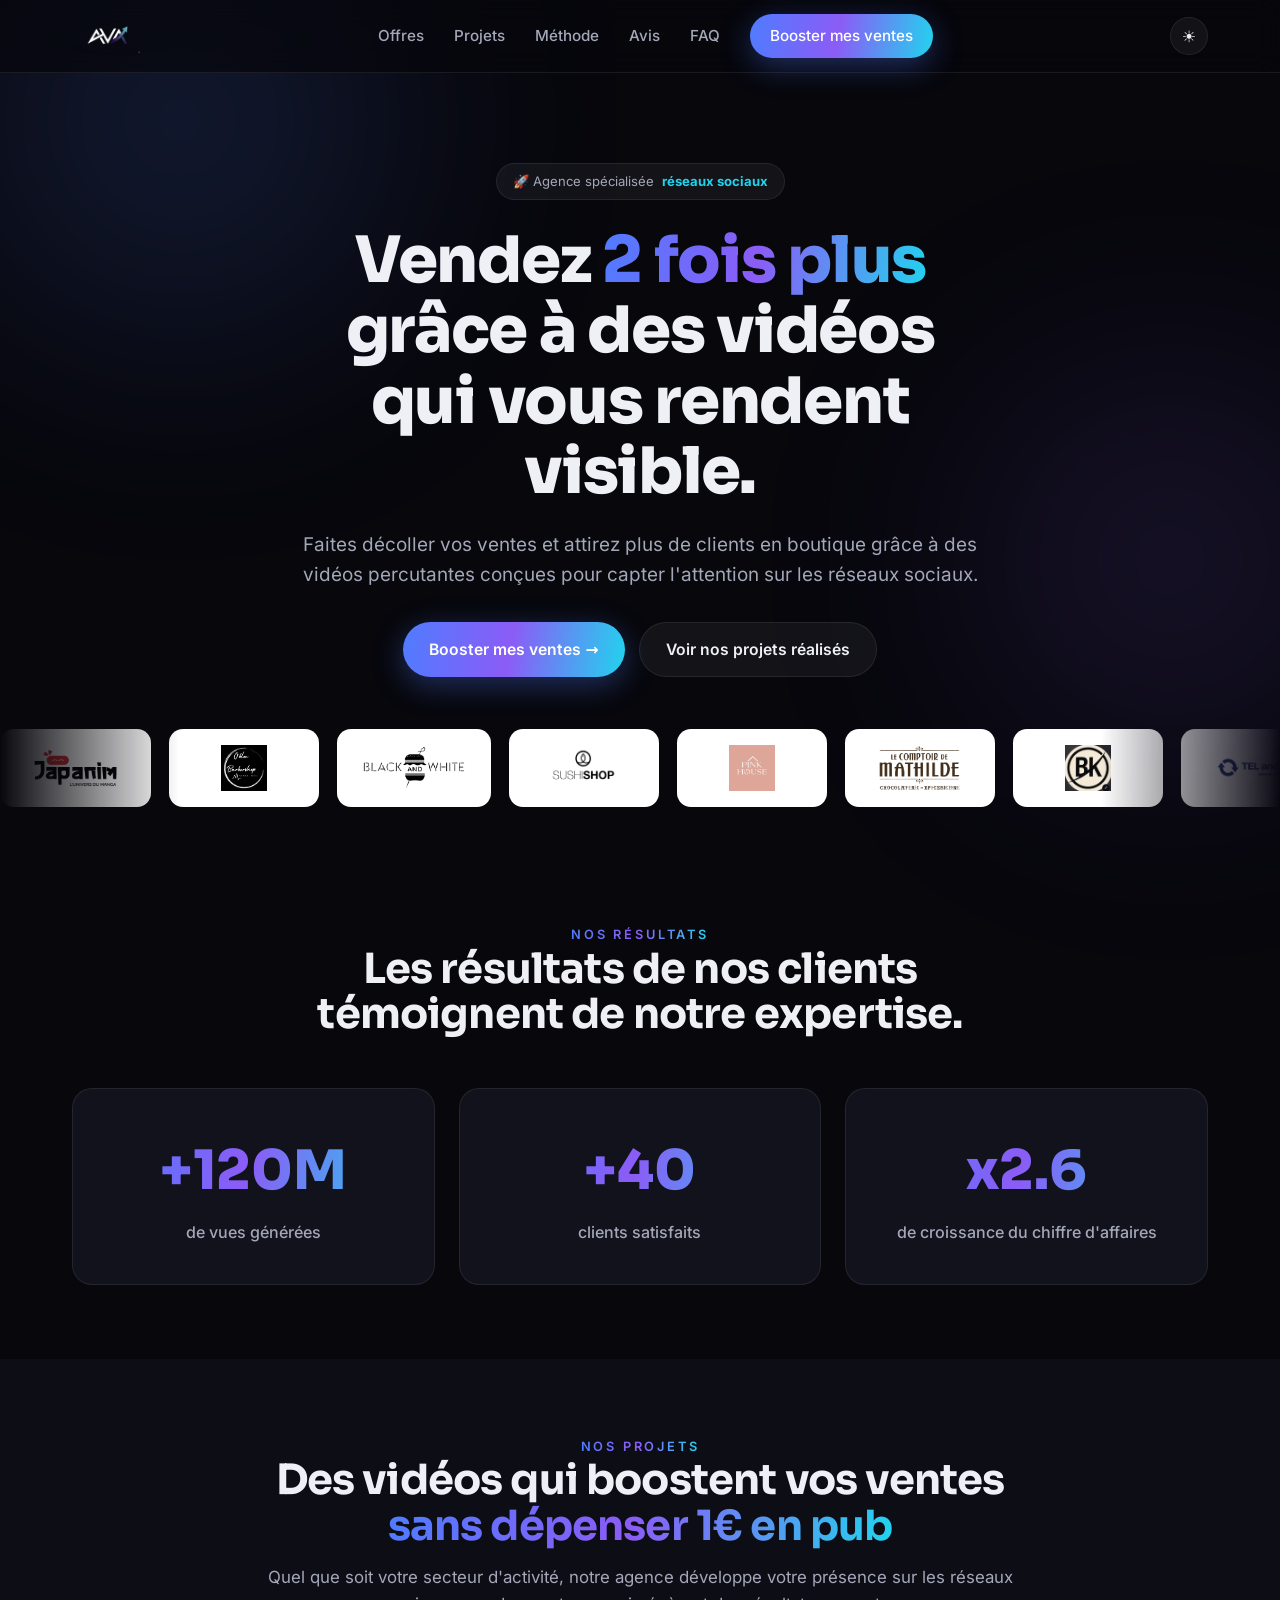
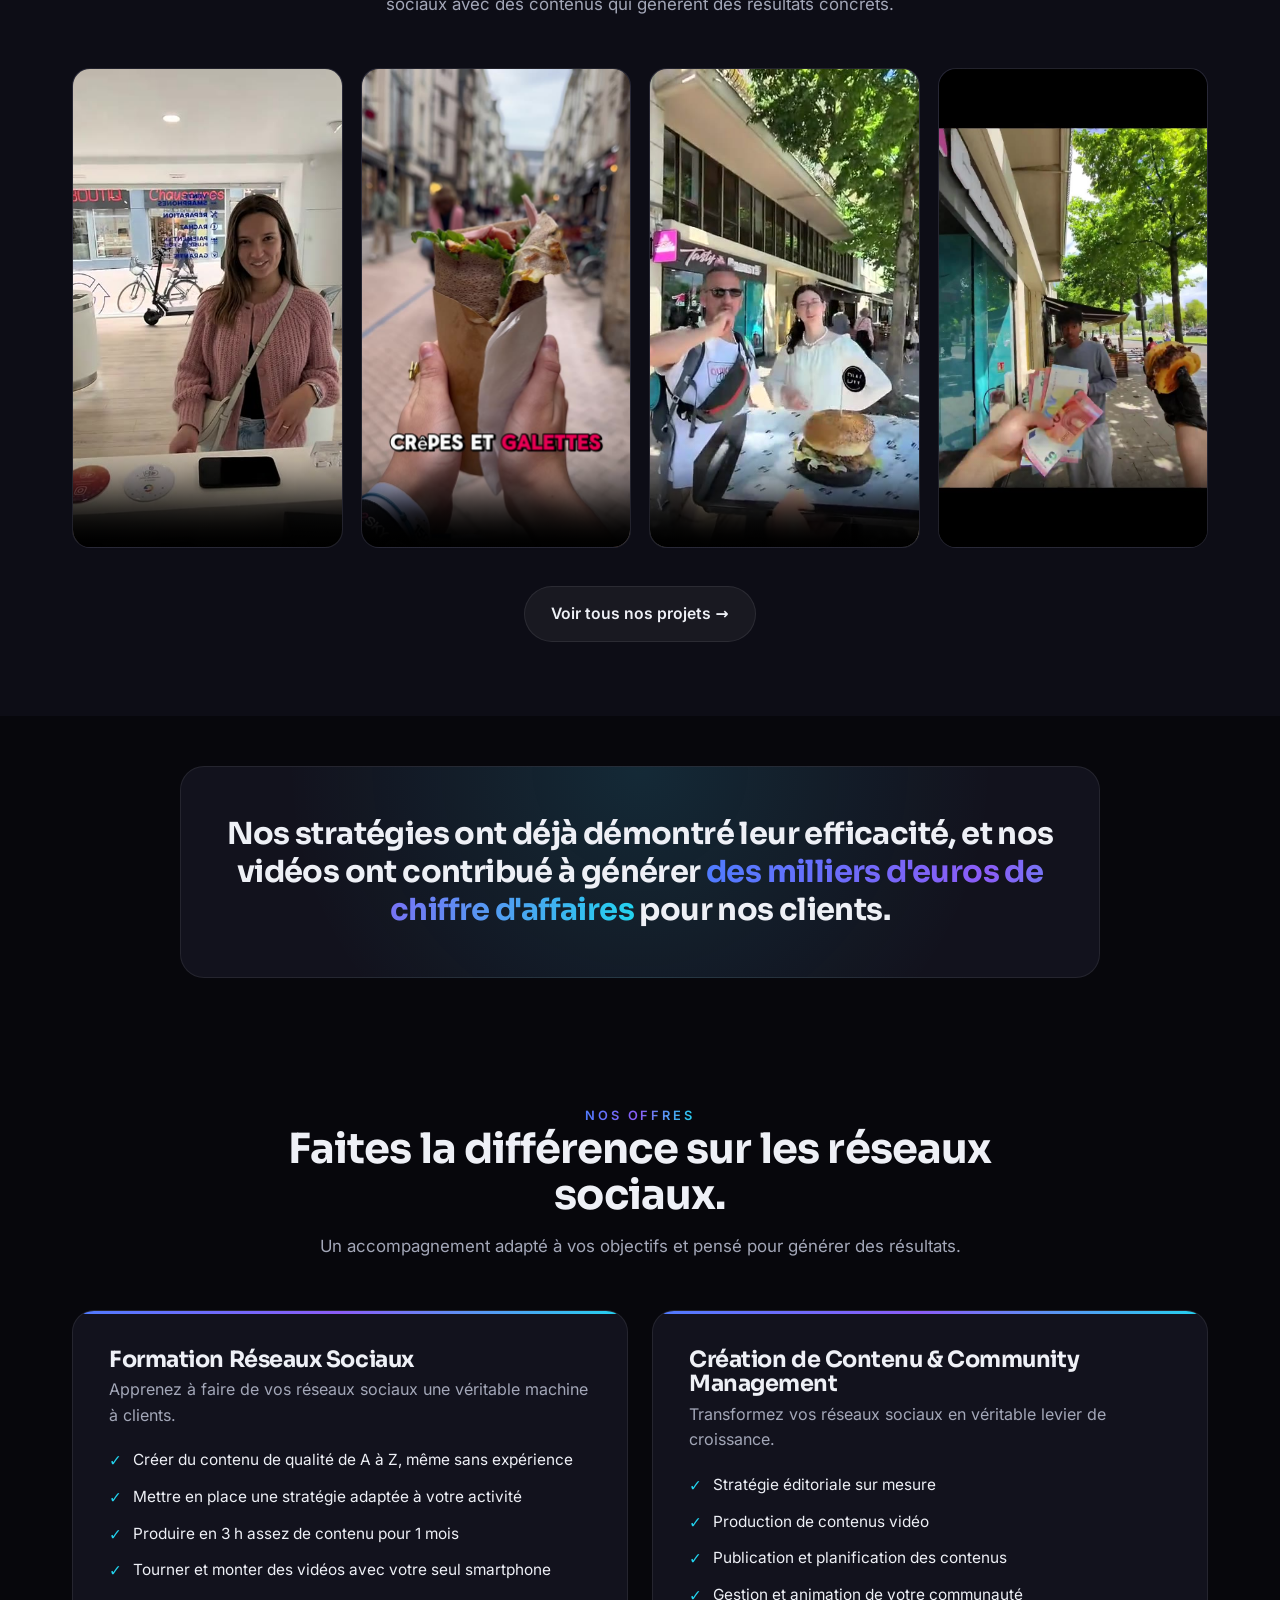
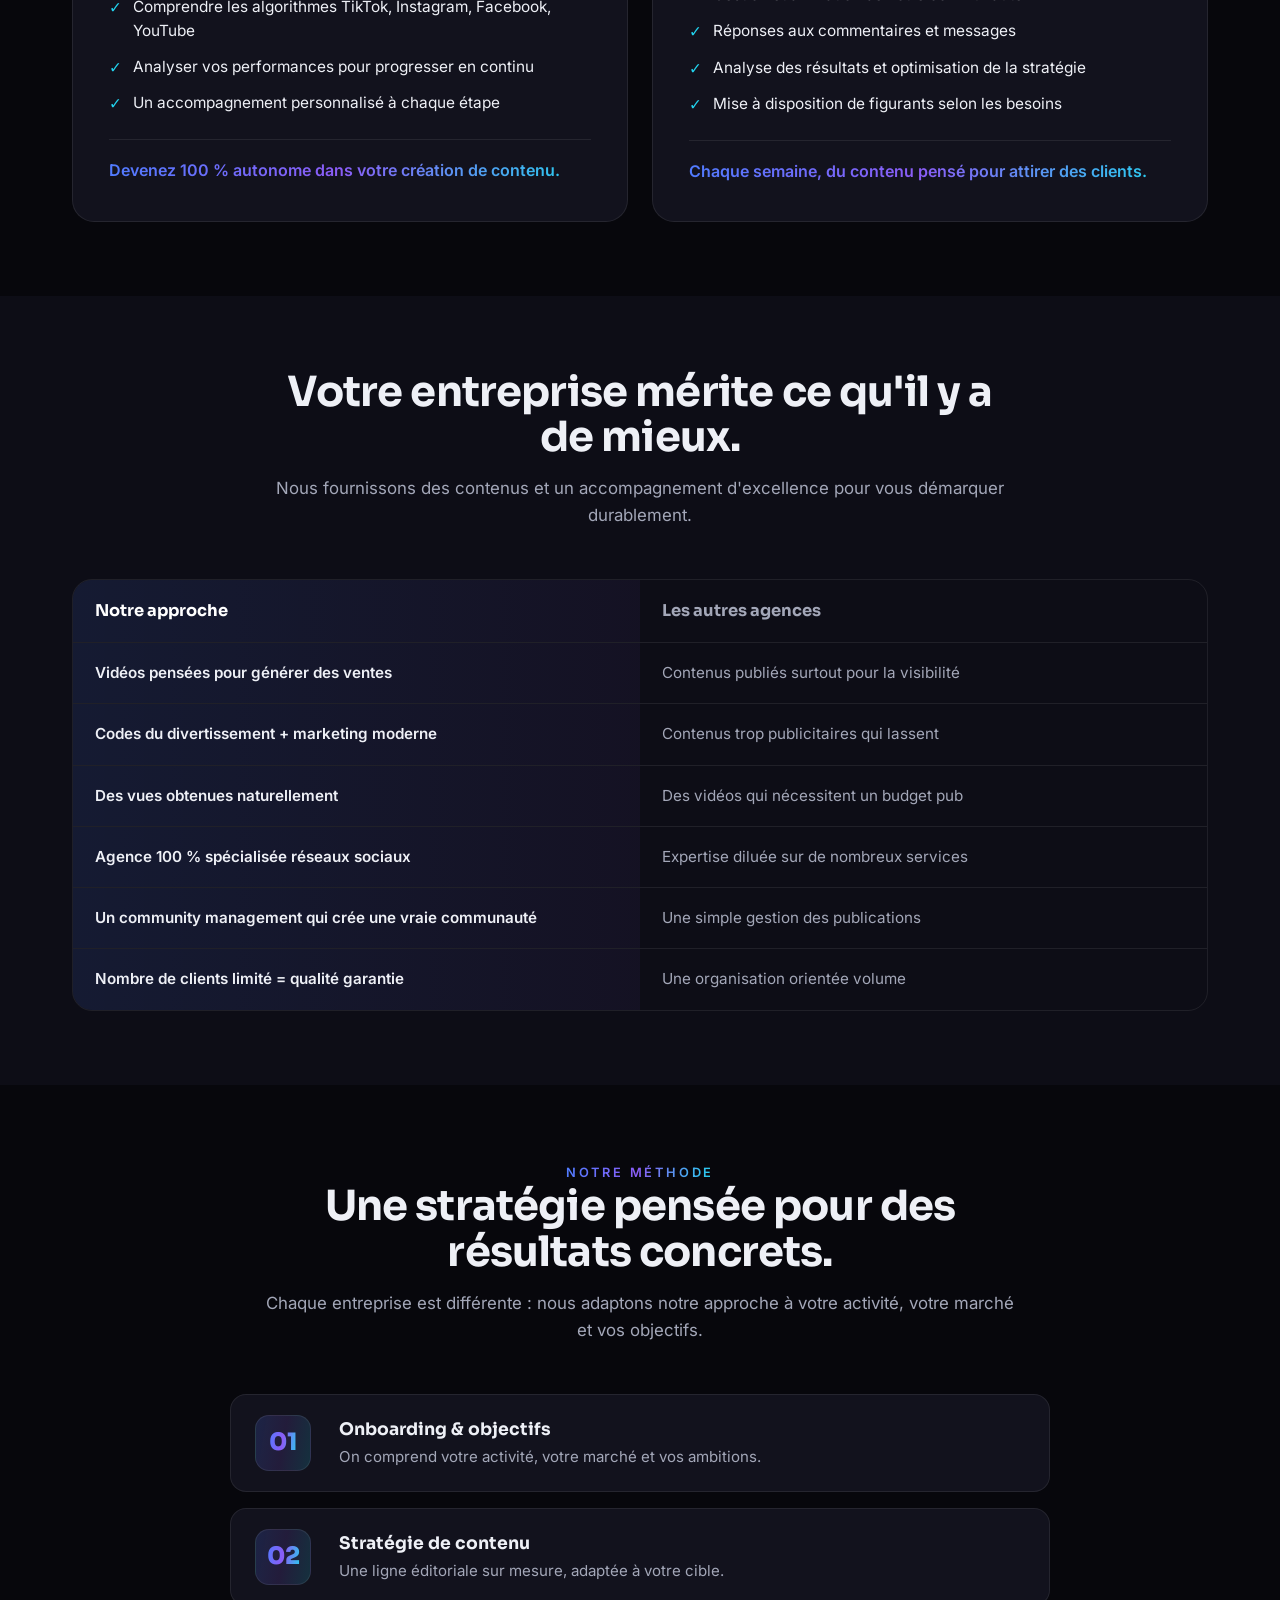
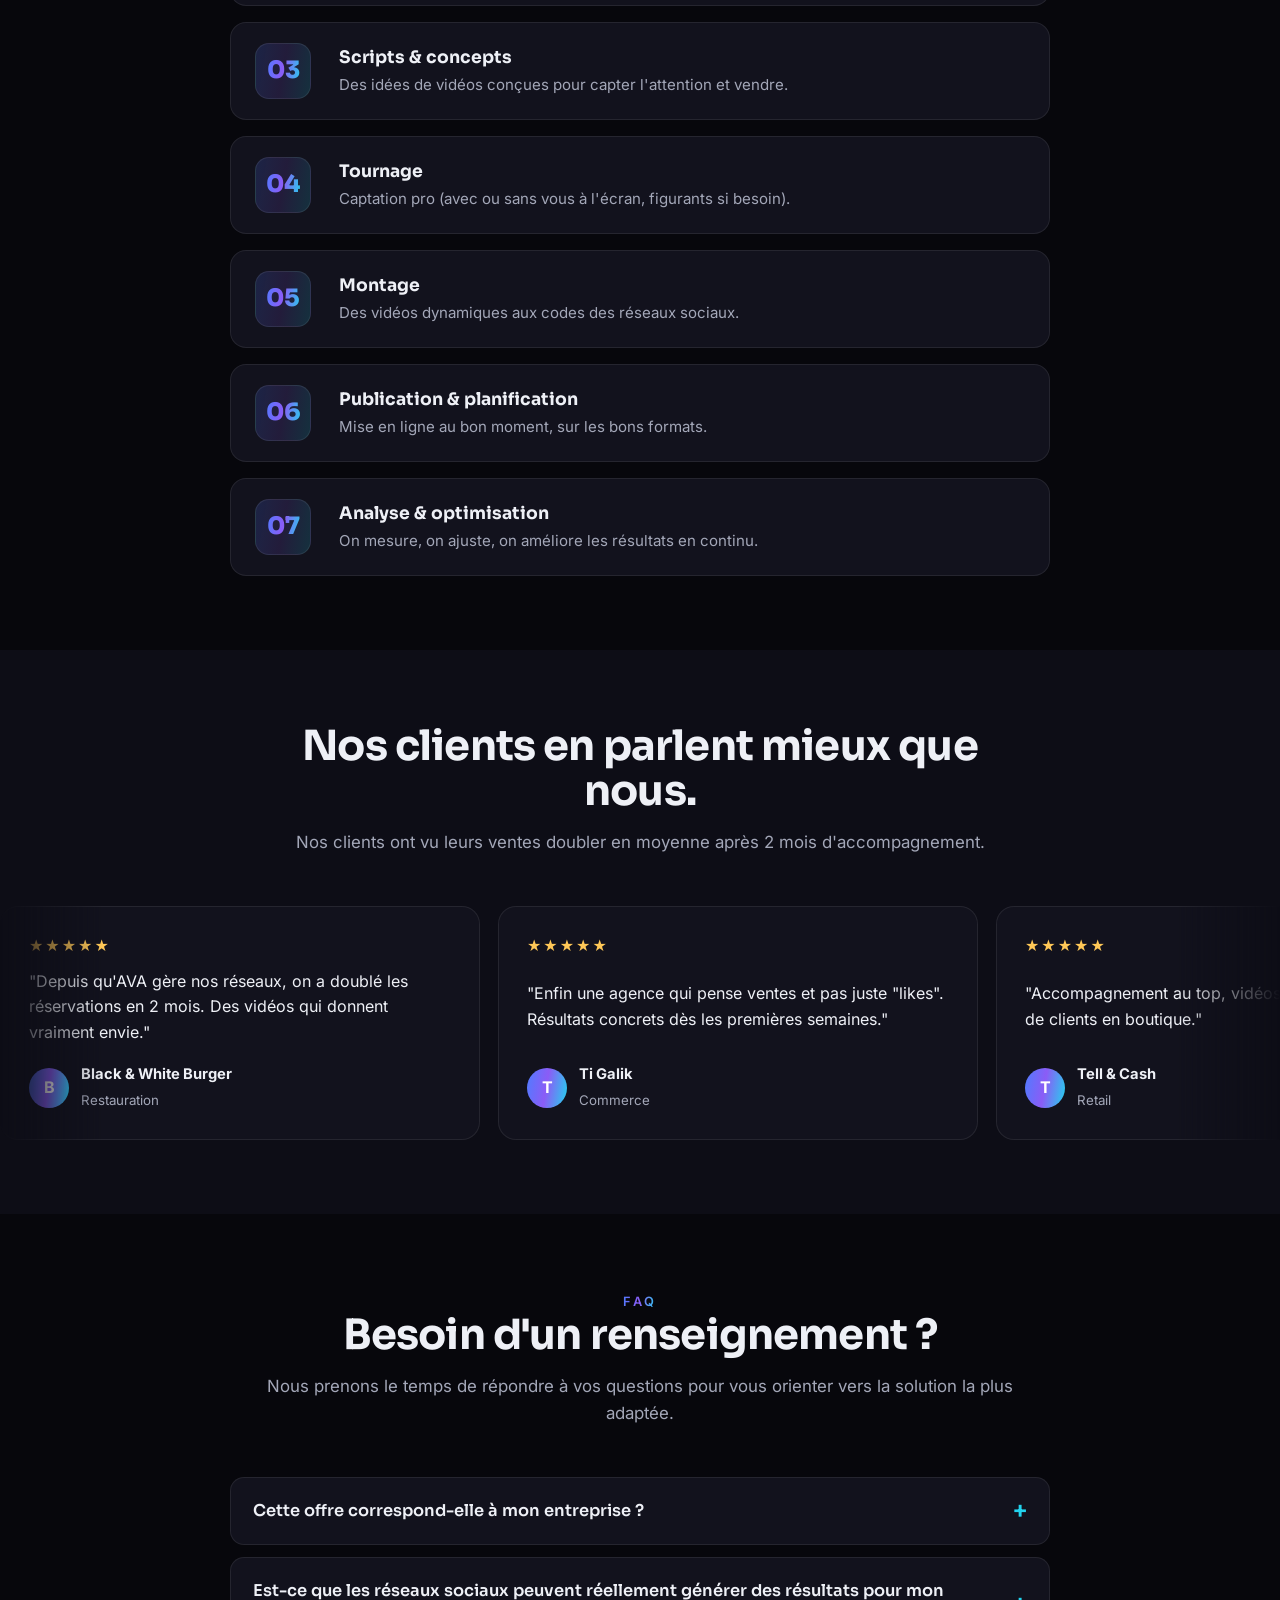
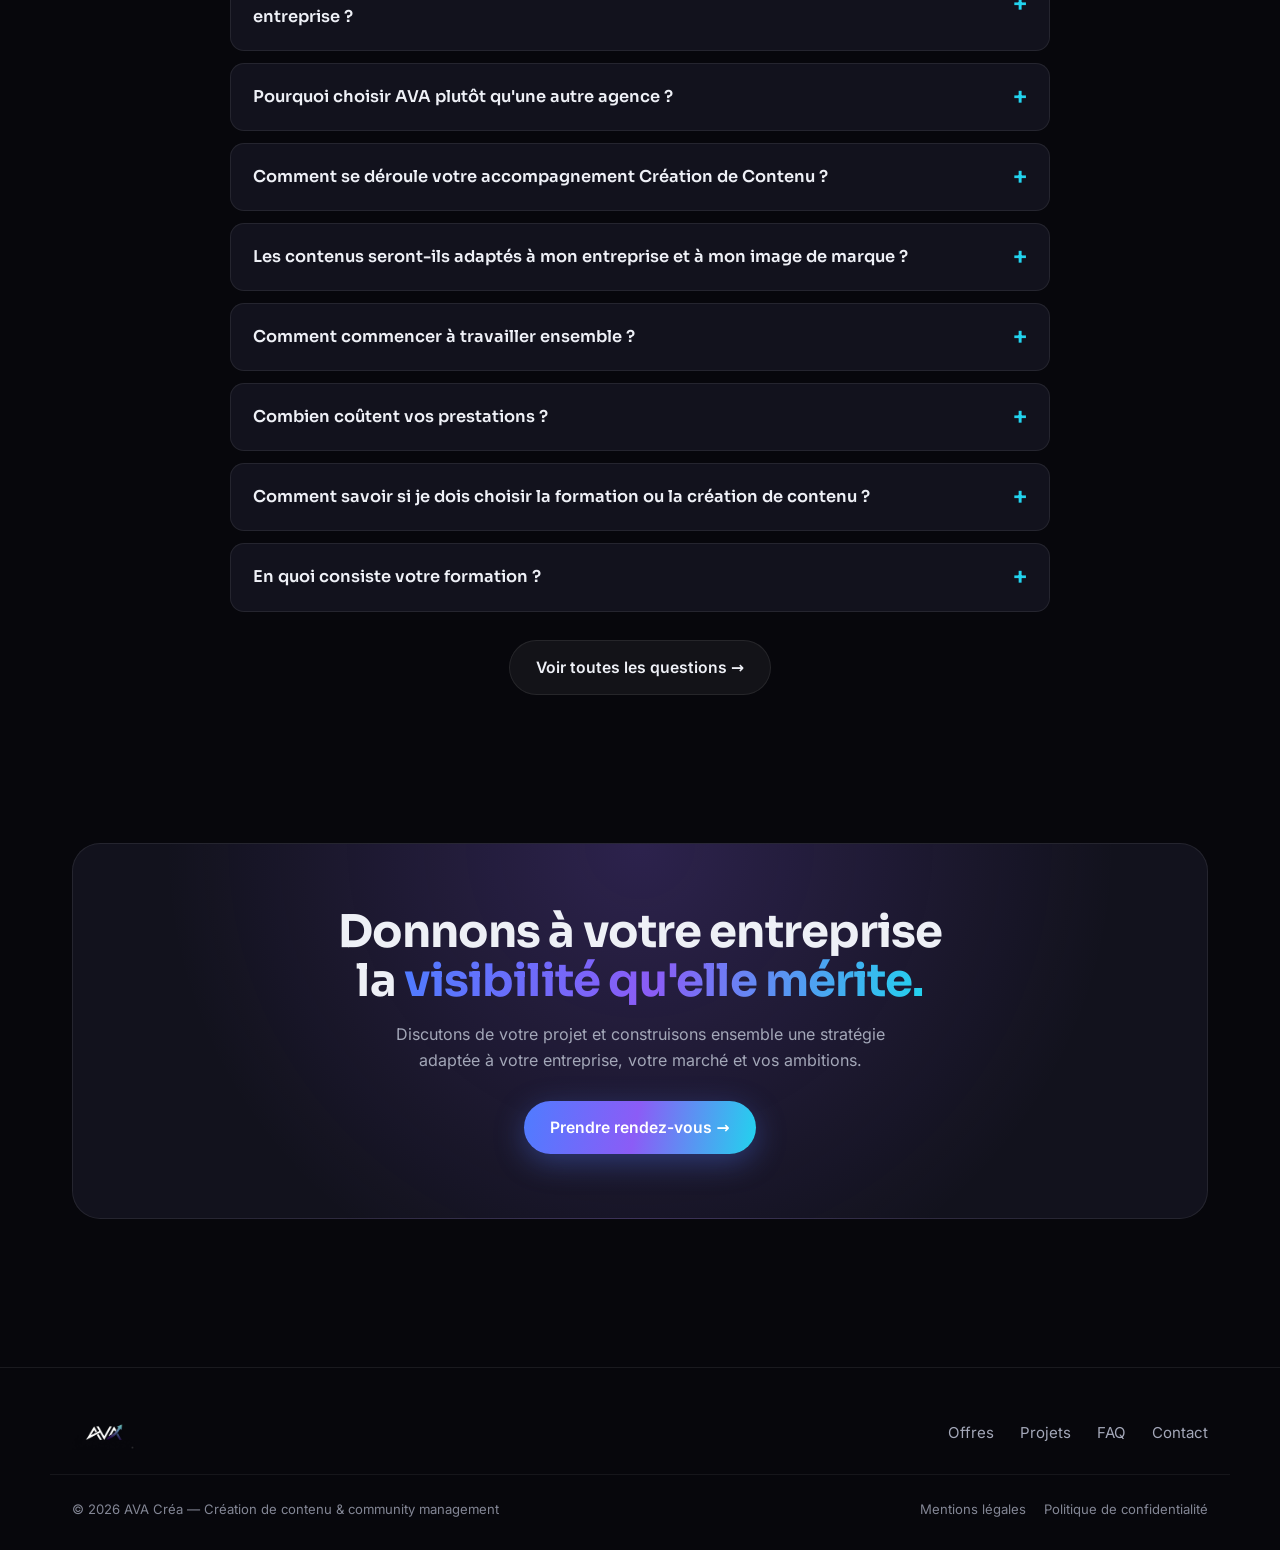
<file: index.html>
<!doctype html>
<html lang="fr">
<head>
<meta charset="utf-8" />
<meta name="viewport" content="width=device-width, initial-scale=1" />
<title>AVA Créa — Vendez 2× plus grâce à des vidéos qui vous rendent visible</title>
<meta name="description" content="Agence de création de contenu vidéo pour les réseaux sociaux. Des vidéos pensées pour générer des ventes, sans budget publicitaire." />
<link rel="canonical" href="https://agenceava.fr/" />

<!-- Favicon -->
<link rel="icon" type="image/png" href="images/logo-ava-noir.png" />
<link rel="apple-touch-icon" href="images/logo-ava-noir.png" />

<!-- Open Graph -->
<meta property="og:type" content="website" />
<meta property="og:locale" content="fr_FR" />
<meta property="og:site_name" content="AVA Créa" />
<meta property="og:title" content="AVA Créa — Vendez 2× plus grâce à des vidéos qui vous rendent visible" />
<meta property="og:description" content="Agence de création de contenu vidéo pour les réseaux sociaux. Des vidéos pensées pour générer des ventes, sans budget publicitaire." />
<meta property="og:url" content="https://agenceava.fr/" />
<meta property="og:image" content="https://agenceava.fr/images/og-cover.jpg" />
<meta property="og:image:width" content="1200" />
<meta property="og:image:height" content="630" />

<!-- Twitter Card -->
<meta name="twitter:card" content="summary_large_image" />
<meta name="twitter:title" content="AVA Créa — Vendez 2× plus grâce à des vidéos qui vous rendent visible" />
<meta name="twitter:description" content="Agence de création de contenu vidéo pour les réseaux sociaux. Des vidéos pensées pour générer des ventes, sans budget publicitaire." />
<meta name="twitter:image" content="https://agenceava.fr/images/og-cover.jpg" />

<link rel="stylesheet" href="assets/polices/polices.css">
<style>
:root{
  --bg:#07070c; --bg2:#0d0d16; --card:#12121d; --line:rgba(255,255,255,.08);
  --txt:#eef0f6; --muted:#a3a7b8; --ink:#fff;
  --b:#4f7cff; --v:#8b5cf6; --c:#22d3ee;
  --grad:linear-gradient(100deg,#4f7cff 0%,#8b5cf6 48%,#22d3ee 100%);
  --grad-soft:linear-gradient(100deg,rgba(79,124,255,.18),rgba(139,92,246,.14),rgba(34,211,238,.16));
  --nav-bg:rgba(7,7,12,.7);
  --ghost-bg:rgba(255,255,255,.05); --ghost-bg-hover:rgba(255,255,255,.1);
  --chip-bg:#fff;
  --vid-tag-bg:rgba(0,0,0,.45);
  --glow-op:.5;
  --maxw:1180px;
}
:root[data-theme="light"]{
  --bg:#f5f5fa; --bg2:#ffffff; --card:#ffffff; --line:rgba(0,0,0,.08);
  --txt:#1a1a24; --muted:#5b5b6d; --ink:#0a0a14;
  --nav-bg:rgba(245,245,250,.85);
  --ghost-bg:rgba(0,0,0,.04); --ghost-bg-hover:rgba(0,0,0,.08);
  --chip-bg:#ffffff;
  --vid-tag-bg:rgba(255,255,255,.85);
  --glow-op:.2;
}
*{box-sizing:border-box;margin:0;padding:0}
html{scroll-behavior:smooth}
body{background:var(--bg);color:var(--txt);font-family:Inter,system-ui,sans-serif;line-height:1.6;overflow-x:hidden;-webkit-font-smoothing:antialiased}
h1,h2,h3,.dn{font-family:Sora,sans-serif;line-height:1.1;letter-spacing:-.02em}
a{color:inherit;text-decoration:none}
.wrap{max-width:var(--maxw);margin:0 auto;padding:0 22px}
.grad-txt{background:var(--grad);-webkit-background-clip:text;background-clip:text;color:transparent}
.btn{display:inline-flex;align-items:center;gap:.5em;font-weight:600;font-size:.98rem;padding:14px 26px;border-radius:999px;cursor:pointer;border:0;transition:.25s transform,.25s box-shadow,.25s background}
.btn-primary{background:var(--grad);color:#fff;box-shadow:0 8px 30px rgba(79,124,255,.35)}
.btn-primary:hover{transform:translateY(-2px);box-shadow:0 12px 40px rgba(139,92,246,.5)}
.btn-ghost{background:var(--ghost-bg);color:var(--txt);border:1px solid var(--line)}
.btn-ghost:hover{background:var(--ghost-bg-hover)}
.eyebrow{font-family:Inter;font-weight:600;font-size:.8rem;letter-spacing:.22em;text-transform:uppercase}
.glow{position:fixed;inset:0;z-index:-1;pointer-events:none}
.glow:before,.glow:after{content:"";position:absolute;border-radius:50%;filter:blur(120px);opacity:var(--glow-op)}
.glow:before{width:600px;height:600px;background:radial-gradient(circle,rgba(79,124,255,.5),transparent 70%);top:-180px;left:-120px}
.glow:after{width:520px;height:520px;background:radial-gradient(circle,rgba(139,92,246,.45),transparent 70%);top:300px;right:-150px}

/* NAV */
nav{position:sticky;top:0;z-index:50;backdrop-filter:blur(14px);background:var(--nav-bg);border-bottom:1px solid var(--line)}
nav .wrap{display:flex;align-items:center;justify-content:space-between;height:72px}
.logo{display:flex;align-items:center;gap:10px;font-family:Sora;font-weight:800;font-size:1.25rem}
.logo img{height:38px;width:auto}
.nav-links{display:flex;align-items:center;gap:30px}
.nav-links a{font-size:.95rem;color:var(--muted);font-weight:500;transition:.2s}
.nav-links a:hover{color:var(--txt)}
.nav-links a.btn-primary,.nav-links a.btn-primary:hover{color:#fff}
.theme-toggle{background:var(--ghost-bg);border:1px solid var(--line);color:var(--txt);width:38px;height:38px;border-radius:50%;cursor:pointer;display:grid;place-items:center;font-size:1rem;transition:.2s background,.2s transform;font-family:inherit}
.theme-toggle:hover{background:var(--ghost-bg-hover);transform:scale(1.08)}
.logo .logo-light{display:none}
[data-theme="light"] .logo .logo-dark{display:none}
[data-theme="light"] .logo .logo-light{display:block}
.menu-btn{display:none;background:none;border:0;color:var(--ink);font-size:1.6rem;cursor:pointer}
@media(max-width:880px){.nav-links{display:none}.menu-btn{display:block}.nav-links.open{display:flex;flex-direction:column;align-items:flex-start;gap:20px;position:absolute;top:100%;left:0;right:0;background:var(--nav-bg);backdrop-filter:blur(14px);-webkit-backdrop-filter:blur(14px);border-bottom:1px solid var(--line);padding:22px}}

/* HERO */
.hero{position:relative;text-align:center;padding:90px 0 40px}
.hero .badge{display:inline-flex;align-items:center;gap:8px;font-size:.82rem;color:var(--muted);border:1px solid var(--line);background:var(--ghost-bg);padding:7px 16px;border-radius:999px;margin-bottom:26px}
.hero .badge b{color:var(--c)}
.hero h1{font-size:clamp(2.1rem,5.4vw,4rem);font-weight:800;max-width:14ch;margin:0 auto}
.hero p.sub{color:var(--muted);font-size:clamp(1rem,1.5vw,1.18rem);max-width:60ch;margin:22px auto 32px}
.hero .cta{display:flex;gap:14px;justify-content:center;flex-wrap:wrap}

/* MARQUEE logos */
.marquee{margin-top:52px;position:relative;overflow:hidden;
  -webkit-mask-image:linear-gradient(90deg,transparent,#000 14%,#000 86%,transparent);
  mask-image:linear-gradient(90deg,transparent,#000 14%,#000 86%,transparent)}
.marquee-track{display:flex;gap:18px;width:max-content;animation:scroll 38s linear infinite}
.marquee:hover .marquee-track{animation-play-state:paused}
.chip{height:78px;min-width:150px;display:grid;place-items:center;background:var(--chip-bg);border:1px solid var(--line);border-radius:14px;padding:14px 22px}
.chip img{max-height:46px;max-width:120px;object-fit:contain}
@keyframes scroll{to{transform:translateX(-50%)}}

/* SECTION base */
section{padding:74px 0}
.sec-head{text-align:center;max-width:760px;margin:0 auto 50px}
.sec-head h2{font-size:clamp(1.7rem,3.4vw,2.6rem);font-weight:700}
.sec-head p{color:var(--muted);margin-top:14px;font-size:1.05rem}
.reveal{opacity:0;transform:translateY(28px);transition:.7s cubic-bezier(.2,.7,.2,1)}
.reveal.in{opacity:1;transform:none}

/* STATS */
.stats{display:grid;grid-template-columns:repeat(3,1fr);gap:24px;text-align:center}
.stat{background:var(--card);border:1px solid var(--line);border-radius:20px;padding:38px 20px}
.stat .n{font-family:Sora;font-weight:800;font-size:clamp(2.2rem,5vw,3.4rem)}
.stat .l{color:var(--muted);margin-top:6px;font-weight:500}
@media(max-width:720px){.stats{grid-template-columns:1fr;gap:14px}}

/* VIDEOS / PROJETS */
.vids{display:grid;grid-template-columns:repeat(4,1fr);gap:18px}
.vid{position:relative;aspect-ratio:9/16;border-radius:18px;border:1px solid var(--line);overflow:hidden;background:linear-gradient(160deg,#171727,#0e0e18);display:grid;place-items:center}
.vid iframe,.vid video{position:absolute;inset:0;width:100%;height:100%;border:0}
.vid video{object-fit:cover;background:#000}
.vid:not(:has(iframe)):not(:has(video)):before{content:"";position:absolute;inset:0;background:var(--grad-soft);opacity:var(--glow-op)}
.vid .play{position:relative;width:62px;height:62px;border-radius:50%;background:rgba(255,255,255,.12);backdrop-filter:blur(6px);border:1px solid rgba(255,255,255,.3);display:grid;place-items:center;font-size:1.3rem;color:#fff}
.vid .tag{position:absolute;bottom:12px;left:12px;right:12px;font-size:.8rem;color:var(--muted);background:var(--vid-tag-bg);border-radius:8px;padding:6px 10px;z-index:2}
@media(max-width:880px){.vids{grid-template-columns:repeat(2,1fr)}}

/* OFFRES */
.offres{display:grid;grid-template-columns:1fr 1fr;gap:24px}
.offre{background:var(--card);border:1px solid var(--line);border-radius:22px;padding:36px;position:relative;overflow:hidden}
.offre:after{content:"";position:absolute;top:0;left:0;right:0;height:3px;background:var(--grad)}
.offre h3{font-size:1.4rem;margin-bottom:6px}
.offre .lead{color:var(--muted);margin-bottom:20px}
.offre ul{list-style:none;display:grid;gap:11px}
.offre li{display:flex;gap:11px;align-items:flex-start;font-size:.96rem}
.offre li:before{content:"✓";color:var(--c);font-weight:800;margin-top:1px}
.offre .end{margin-top:22px;padding-top:18px;border-top:1px solid var(--line);font-weight:600}
@media(max-width:820px){.offres{grid-template-columns:1fr}}

/* COMPARE */
.cmp{border:1px solid var(--line);border-radius:20px;overflow:hidden}
.cmp .row{display:grid;grid-template-columns:1fr 1fr;border-top:1px solid var(--line)}
.cmp .row:first-child{border-top:0}
.cmp .c{padding:18px 22px;font-size:.95rem}
.cmp .c.us{background:linear-gradient(90deg,rgba(79,124,255,.12),rgba(139,92,246,.06));font-weight:600}
.cmp .c.them{color:var(--muted)}
.cmp .head .c{font-family:Sora;font-weight:700;font-size:1.02rem}
.cmp .head .us{color:#fff}
@media(max-width:720px){.cmp .c{padding:13px 14px;font-size:.86rem}}

/* PROCESS */
.steps{display:grid;gap:16px;max-width:820px;margin:0 auto}
.step{display:grid;grid-template-columns:64px 1fr;gap:20px;align-items:center;background:var(--card);border:1px solid var(--line);border-radius:16px;padding:20px 24px}
.step .num{font-family:Sora;font-weight:800;font-size:1.5rem;width:56px;height:56px;display:grid;place-items:center;border-radius:14px;background:var(--grad-soft);border:1px solid var(--line)}
.step .num span{background:var(--grad);-webkit-background-clip:text;background-clip:text;color:transparent}
.step h4{font-family:Sora;font-size:1.08rem;margin-bottom:2px}
.step p{color:var(--muted);font-size:.94rem;margin:0}

/* AVIS marquee */
.avis-mq{overflow:hidden}
.avis-track{display:flex;gap:18px;width:max-content;animation:scroll 50s linear infinite}
.avis-mq:hover .avis-track{animation-play-state:paused}
.avis{width:480px;max-width:86vw;background:var(--card);border:1px solid var(--line);border-radius:18px;padding:26px 28px;display:flex;flex-direction:column;justify-content:space-between}
.avis .stars{color:#ffc857;margin-bottom:10px;letter-spacing:2px}
.avis p{font-size:1rem;margin-bottom:18px}
.avis .who{display:flex;align-items:center;gap:12px}
.avis .who .av{width:40px;height:40px;border-radius:50%;background:var(--grad);display:grid;place-items:center;font-weight:700;color:#fff}
.avis .who b{display:block;font-size:.92rem}
.avis .who small{color:var(--muted)}

/* FAQ */
.faq{max-width:820px;margin:0 auto;display:grid;gap:12px}
.faq details{background:var(--card);border:1px solid var(--line);border-radius:14px;padding:0 22px}
.faq summary{cursor:pointer;list-style:none;padding:20px 0;font-family:Sora;font-weight:600;font-size:1.02rem;display:flex;justify-content:space-between;gap:16px;align-items:center}
.faq summary::-webkit-details-marker{display:none}
.faq summary:after{content:"+";font-size:1.5rem;color:var(--c);transition:.2s;line-height:1}
.faq details[open] summary:after{transform:rotate(45deg)}
.faq .a{color:var(--muted);padding:0 0 20px;font-size:.96rem;white-space:pre-line}
.faq-more{text-align:center;margin-top:28px}

/* FINAL CTA */
.final{position:relative;text-align:center;border:1px solid var(--line);border-radius:28px;padding:64px 24px;background:radial-gradient(circle at 50% 0%,rgba(139,92,246,.22),transparent 70%),var(--card);overflow:hidden}
.final h2{font-size:clamp(1.8rem,4vw,2.8rem);max-width:18ch;margin:0 auto 16px}
.final p{color:var(--muted);max-width:54ch;margin:0 auto 28px}

/* FOOTER */
footer{border-top:1px solid var(--line);padding:48px 0 30px;margin-top:74px;color:var(--muted)}
footer .grid{display:flex;justify-content:space-between;gap:30px;flex-wrap:wrap;align-items:center}
footer .logo img{height:34px}
footer .links{display:flex;gap:26px;flex-wrap:wrap;font-size:.94rem}
footer .links a:hover{color:#fff}
footer .legal{display:flex;justify-content:space-between;gap:20px;flex-wrap:wrap;margin-top:24px;padding-top:24px;border-top:1px solid var(--line);font-size:.82rem;opacity:.8}
footer .legal .links{gap:18px;font-size:.82rem}
</style>

<!-- JSON-LD : ProfessionalService + Organization -->
<script type="application/ld+json">
{
  "@context": "https://schema.org",
  "@type": "ProfessionalService",
  "name": "AVA Créa",
  "url": "https://agenceava.fr/",
  "logo": "https://agenceava.fr/images/logo-ava-noir.png",
  "image": "https://agenceava.fr/images/og-cover.jpg",
  "description": "Agence de création de contenu vidéo pour les réseaux sociaux. Des vidéos pensées pour générer des ventes, sans budget publicitaire.",
  "priceRange": "€€",
  "areaServed": "FR",
  "serviceType": ["Création de contenu vidéo", "Community management", "Formation réseaux sociaux"]
}
</script>

<!-- JSON-LD : FAQ -->
<script type="application/ld+json" id="faq-schema"></script>
<script src="theme.js"></script>
</head>
<body>
<div class="glow"></div>

<nav>
  <div class="wrap">
    <a href="#" class="logo" aria-label="AVA Créa - accueil"><img class="logo-dark" src="images/logo-ava-dark.png" alt="AVA Créa"><img class="logo-light" src="images/logo-ava-light.png" alt="AVA Créa"></a>
    <div class="nav-links">
      <a href="#offres">Offres</a>
      <a href="projets.html">Projets</a>
      <a href="#process">Méthode</a>
      <a href="#avis">Avis</a>
      <a href="#faq">FAQ</a>
      <a href="https://calendly.com/contact-agence-crea" target="_blank" rel="noopener noreferrer" class="btn btn-primary" style="padding:10px 20px">Booster mes ventes</a>
    </div>
    <button class="theme-toggle" data-theme-toggle aria-label="Changer de thème"><span data-theme-icon>☀️</span></button>
    <button class="menu-btn" aria-label="Menu">☰</button>
  </div>
</nav>

<!-- HERO -->
<header class="hero">
  <div class="wrap">
    <span class="badge">🚀 Agence spécialisée <b>réseaux sociaux</b></span>
    <h1>Vendez <span class="grad-txt">2 fois plus</span> grâce à des vidéos qui vous rendent visible.</h1>
    <p class="sub">Faites décoller vos ventes et attirez plus de clients en boutique grâce à des vidéos percutantes conçues pour capter l'attention sur les réseaux sociaux.</p>
    <div class="cta">
      <a href="https://calendly.com/contact-agence-crea" target="_blank" rel="noopener noreferrer" class="btn btn-primary">Booster mes ventes →</a>
      <a href="projets.html" class="btn btn-ghost">Voir nos projets réalisés</a>
    </div>
  </div>
  <div class="marquee">
    <div class="marquee-track" id="logos"></div>
  </div>
</header>

<!-- STATS -->
<section>
  <div class="wrap">
    <div class="sec-head reveal"><span class="eyebrow grad-txt">Nos résultats</span>
      <h2>Les résultats de nos clients témoignent de notre expertise.</h2></div>
    <div class="stats">
      <div class="stat reveal"><div class="n grad-txt">+120M</div><div class="l">de vues générées</div></div>
      <div class="stat reveal"><div class="n grad-txt">+40</div><div class="l">clients satisfaits</div></div>
      <div class="stat reveal"><div class="n grad-txt">x2.6</div><div class="l">de croissance du chiffre d'affaires</div></div>
    </div>
  </div>
</section>

<!-- PROJETS / VIDEOS -->
<section id="projets" style="background:var(--bg2)">
  <div class="wrap">
    <div class="sec-head reveal">
      <span class="eyebrow grad-txt">Nos projets</span>
      <h2>Des vidéos qui boostent vos ventes <span class="grad-txt">sans dépenser 1€ en pub</span></h2>
      <p>Quel que soit votre secteur d'activité, notre agence développe votre présence sur les réseaux sociaux avec des contenus qui génèrent des résultats concrets.</p>
    </div>
    <div class="vids" id="vids">
      <!-- Rempli par le JS — placeholders tant qu'AVA n'a pas fourni les URLs des 4 vidéos vitrines -->
    </div>
    <div style="text-align:center;margin-top:38px" class="reveal"><a href="projets.html" class="btn btn-ghost">Voir tous nos projets →</a></div>
  </div>
</section>

<!-- PREUVE / RENFORT CA -->
<section style="padding:50px 0">
  <div class="wrap">
    <div class="reveal" style="text-align:center;border:1px solid var(--line);border-radius:24px;padding:48px 32px;background:radial-gradient(circle at 50% 0%,rgba(34,211,238,.12),transparent 70%),var(--card);max-width:920px;margin:0 auto">
      <h3 style="font-family:Sora,sans-serif;font-size:clamp(1.4rem,2.6vw,1.9rem);font-weight:700;line-height:1.25;letter-spacing:-.02em">Nos stratégies ont déjà démontré leur efficacité, et nos vidéos ont contribué à générer <span class="grad-txt">des milliers d'euros de chiffre d'affaires</span> pour nos clients.</h3>
    </div>
  </div>
</section>

<!-- OFFRES -->
<section id="offres">
  <div class="wrap">
    <div class="sec-head reveal"><span class="eyebrow grad-txt">Nos offres</span>
      <h2>Faites la différence sur les réseaux sociaux.</h2>
      <p>Un accompagnement adapté à vos objectifs et pensé pour générer des résultats.</p></div>
    <div class="offres">
      <div class="offre reveal">
        <h3>Formation Réseaux Sociaux</h3>
        <p class="lead">Apprenez à faire de vos réseaux sociaux une véritable machine à clients.</p>
        <ul>
          <li>Créer du contenu de qualité de A à Z, même sans expérience</li>
          <li>Mettre en place une stratégie adaptée à votre activité</li>
          <li>Produire en 3 h assez de contenu pour 1 mois</li>
          <li>Tourner et monter des vidéos avec votre seul smartphone</li>
          <li>Comprendre les algorithmes TikTok, Instagram, Facebook, YouTube</li>
          <li>Analyser vos performances pour progresser en continu</li>
          <li>Un accompagnement personnalisé à chaque étape</li>
        </ul>
        <div class="end grad-txt">Devenez 100 % autonome dans votre création de contenu.</div>
      </div>
      <div class="offre reveal">
        <h3>Création de Contenu &amp; Community Management</h3>
        <p class="lead">Transformez vos réseaux sociaux en véritable levier de croissance.</p>
        <ul>
          <li>Stratégie éditoriale sur mesure</li>
          <li>Production de contenus vidéo</li>
          <li>Publication et planification des contenus</li>
          <li>Gestion et animation de votre communauté</li>
          <li>Réponses aux commentaires et messages</li>
          <li>Analyse des résultats et optimisation de la stratégie</li>
          <li>Mise à disposition de figurants selon les besoins</li>
        </ul>
        <div class="end grad-txt">Chaque semaine, du contenu pensé pour attirer des clients.</div>
      </div>
    </div>
  </div>
</section>

<!-- COMPARE -->
<section style="background:var(--bg2)">
  <div class="wrap">
    <div class="sec-head reveal"><h2>Votre entreprise mérite ce qu'il y a de mieux.</h2>
      <p>Nous fournissons des contenus et un accompagnement d'excellence pour vous démarquer durablement.</p></div>
    <div class="cmp reveal">
      <div class="row head"><div class="c us">Notre approche</div><div class="c them">Les autres agences</div></div>
      <div class="row"><div class="c us">Vidéos pensées pour générer des ventes</div><div class="c them">Contenus publiés surtout pour la visibilité</div></div>
      <div class="row"><div class="c us">Codes du divertissement + marketing moderne</div><div class="c them">Contenus trop publicitaires qui lassent</div></div>
      <div class="row"><div class="c us">Des vues obtenues naturellement</div><div class="c them">Des vidéos qui nécessitent un budget pub</div></div>
      <div class="row"><div class="c us">Agence 100 % spécialisée réseaux sociaux</div><div class="c them">Expertise diluée sur de nombreux services</div></div>
      <div class="row"><div class="c us">Un community management qui crée une vraie communauté</div><div class="c them">Une simple gestion des publications</div></div>
      <div class="row"><div class="c us">Nombre de clients limité = qualité garantie</div><div class="c them">Une organisation orientée volume</div></div>
    </div>
  </div>
</section>

<!-- PROCESS -->
<section id="process">
  <div class="wrap">
    <div class="sec-head reveal"><span class="eyebrow grad-txt">Notre méthode</span>
      <h2>Une stratégie pensée pour des résultats concrets.</h2>
      <p>Chaque entreprise est différente : nous adaptons notre approche à votre activité, votre marché et vos objectifs.</p></div>
    <div class="steps">
      <div class="step reveal"><div class="num"><span>01</span></div><div><h4>Onboarding &amp; objectifs</h4><p>On comprend votre activité, votre marché et vos ambitions.</p></div></div>
      <div class="step reveal"><div class="num"><span>02</span></div><div><h4>Stratégie de contenu</h4><p>Une ligne éditoriale sur mesure, adaptée à votre cible.</p></div></div>
      <div class="step reveal"><div class="num"><span>03</span></div><div><h4>Scripts &amp; concepts</h4><p>Des idées de vidéos conçues pour capter l'attention et vendre.</p></div></div>
      <div class="step reveal"><div class="num"><span>04</span></div><div><h4>Tournage</h4><p>Captation pro (avec ou sans vous à l'écran, figurants si besoin).</p></div></div>
      <div class="step reveal"><div class="num"><span>05</span></div><div><h4>Montage</h4><p>Des vidéos dynamiques aux codes des réseaux sociaux.</p></div></div>
      <div class="step reveal"><div class="num"><span>06</span></div><div><h4>Publication &amp; planification</h4><p>Mise en ligne au bon moment, sur les bons formats.</p></div></div>
      <div class="step reveal"><div class="num"><span>07</span></div><div><h4>Analyse &amp; optimisation</h4><p>On mesure, on ajuste, on améliore les résultats en continu.</p></div></div>
    </div>
  </div>
</section>

<!-- AVIS -->
<section id="avis" style="background:var(--bg2)">
  <div class="wrap">
    <div class="sec-head reveal"><h2>Nos clients en parlent mieux que nous.</h2>
      <p>Nos clients ont vu leurs ventes doubler en moyenne après 2 mois d'accompagnement.</p></div>
  </div>
  <div class="avis-mq" style="-webkit-mask-image:linear-gradient(90deg,transparent,#000 8%,#000 92%,transparent);mask-image:linear-gradient(90deg,transparent,#000 8%,#000 92%,transparent)">
    <div class="avis-track" id="avis-track"></div>
  </div>
</section>

<!-- FAQ -->
<section id="faq">
  <div class="wrap">
    <div class="sec-head reveal"><span class="eyebrow grad-txt">FAQ</span>
      <h2>Besoin d'un renseignement ?</h2>
      <p>Nous prenons le temps de répondre à vos questions pour vous orienter vers la solution la plus adaptée.</p></div>
    <div class="faq" id="faq-list"></div>
    <div class="faq-more reveal"><a href="faq.html" class="btn btn-ghost">Voir toutes les questions →</a></div>
  </div>
</section>

<!-- FINAL CTA -->
<section id="contact">
  <div class="wrap">
    <div class="final reveal">
      <h2>Donnons à votre entreprise la <span class="grad-txt">visibilité qu'elle mérite.</span></h2>
      <p>Discutons de votre projet et construisons ensemble une stratégie adaptée à votre entreprise, votre marché et vos ambitions.</p>
      <a href="https://calendly.com/contact-agence-crea" target="_blank" rel="noopener noreferrer" class="btn btn-primary">Prendre rendez-vous →</a>
    </div>
  </div>
</section>

<footer>
  <div class="wrap grid">
    <a href="#" class="logo" aria-label="AVA Créa - haut de page"><img class="logo-dark" src="images/logo-ava-dark.png" alt="AVA Créa"><img class="logo-light" src="images/logo-ava-light.png" alt="AVA Créa"></a>
    <div class="links">
      <a href="#offres">Offres</a><a href="projets.html">Projets</a><a href="faq.html">FAQ</a><a href="https://calendly.com/contact-agence-crea" target="_blank" rel="noopener noreferrer">Contact</a>
    </div>
  </div>
  <div class="wrap legal">
    <div>© 2026 AVA Créa — Création de contenu &amp; community management</div>
    <div class="links">
      <a href="mentions-legales.html">Mentions légales</a>
      <a href="politique-confidentialite.html">Politique de confidentialité</a>
    </div>
  </div>
</footer>


<script>
// logos défilants (x2 pour boucle continue)
const clients=[["japanim","client-japanim.png"],["O Bloc","client-obloc.jpg"],["Black & White Burger","client-bwburger.png"],["Sushi Shop","client-sushishop.png"],["Pink House","client-pinkhouse.jpeg"],["Comptoir de Mathilde","client-comptoirmathilde.png"],["BK Coiffure","client-bkcoiffure.jpeg"],["Tell & Cash","client-tellandcash.png"],["Ti Galik","client-tigalik.png"],["La Brigade","client-labrigade.png"],["Laiterie Gilbert","client-laiteriegilbert.svg"]];
const lt=document.getElementById('logos');
[...clients,...clients].forEach(([n,f])=>{lt.insertAdjacentHTML('beforeend',`<div class="chip"><img src="images/clients/${f}" alt="${n}" loading="lazy"></div>`);});

// vidéos clients (clic = lecture AVEC le son — demande Ava 19/06)
const videos=[
 {src:"videos/tellandcash.mp4"},
 {src:"videos/tigalik.mp4"},
 {src:"videos/bwburger.mp4"},
 {src:"videos/video04.mp4"},
];
const vt=document.getElementById('vids');
videos.forEach(v=>{
  const inner = v.src
    ? `<video src="${v.src}" poster="${v.src.replace('videos/','videos/poster-').replace('.mp4','.jpg')}" loop playsinline preload="none" controls></video>`
    : v.embed
    ? `<iframe src="${v.embed}" loading="lazy" allow="autoplay; encrypted-media; picture-in-picture" allowfullscreen></iframe>`
    : `<div class="play">▶</div>`;
  vt.insertAdjacentHTML('beforeend',`<div class="vid reveal">${inner}</div>`);
});
// son direct au clic + une seule vidéo à la fois (demande Ava 19/06)
vt.querySelectorAll('video').forEach(vid=>{
  vid.addEventListener('click',()=>{ if(vid.paused){ vid.muted=false; vid.volume=1; vid.play(); } });
  vid.addEventListener('play',()=>{ vid.muted=false; vt.querySelectorAll('video').forEach(o=>{ if(o!==vid) o.pause(); }); });
});

// avis (placeholders à remplacer par les vrais une fois AVA aura fourni les verbatims)
const avis=[
 ["★★★★★","Depuis qu'AVA gère nos réseaux, on a doublé les réservations en 2 mois. Des vidéos qui donnent vraiment envie.","Black & White Burger","Restauration"],
 ["★★★★★","Enfin une agence qui pense ventes et pas juste \"likes\". Résultats concrets dès les premières semaines.","Ti Galik","Commerce"],
 ["★★★★★","Accompagnement au top, vidéos pro et beaucoup plus de clients en boutique.","Tell & Cash","Retail"],
 ["★★★★★","Je suis passé de zéro présence à des milliers de vues sans dépenser en pub. Bluffant.","Anas Boussaida","Entrepreneur"],
 ["★★★★★","Équipe réactive, créative et orientée résultats. Je recommande à 100 %.","O Bloc","Loisirs"],
];
const at=document.getElementById('avis-track');
[...avis,...avis].forEach(([s,t,n,r])=>{at.insertAdjacentHTML('beforeend',`<div class="avis"><div class="stars">${s}</div><p>"${t}"</p><div class="who"><div class="av">${n[0]}</div><div><b>${n}</b><small>${r}</small></div></div></div>`);});

// FAQ (9 questions homepage - réponses validées Ava, Drive)
const faq=[
 ["Cette offre correspond-elle à mon entreprise ?","Chez AVA, nous accompagnons les PME, commerces, startups et entreprises ambitieuses qui souhaitent développer leur notoriété, attirer de nouveaux clients et accélérer leur croissance grâce aux réseaux sociaux.\n\nChaque entreprise est différente. C'est pourquoi nous construisons une stratégie sur mesure en fonction de votre marché, de vos objectifs et de vos ressources, que vous démarriez de zéro ou que vous disposiez déjà d'une communauté.\n\nNotre accompagnement est conçu pour les entreprises qui voient les réseaux sociaux comme un véritable levier de développement. Si vous recherchez une approche durable, basée sur la stratégie, la créativité et la performance, nous sommes faits pour travailler ensemble.\n\nEn revanche, si votre objectif est uniquement d'obtenir des résultats instantanés sans investissement ni vision à long terme, notre méthode ne sera probablement pas la plus adaptée."],
 ["Est-ce que les réseaux sociaux peuvent réellement générer des résultats pour mon entreprise ?","Oui, à condition de s'appuyer sur une stratégie solide et de travailler avec régularité.\n\nChez AVA, nous ne cherchons pas à courir après les tendances du moment ou la viralité à tout prix. Nous créons des contenus vidéo stratégiques conçus pour répondre à des objectifs concrets : développer votre visibilité, renforcer votre image de marque, attirer des prospects qualifiés et contribuer à la croissance de votre activité.\n\nChaque entreprise ayant ses propres enjeux, nous définissons ensemble des objectifs clairs, analysons les performances et ajustons continuellement la stratégie pour maximiser les résultats.\n\nLes réseaux sociaux ne sont pas une solution miracle. En revanche, lorsqu'ils sont intégrés à une stratégie cohérente et orientée performance, ils deviennent un véritable moteur de croissance pour votre entreprise."],
 ["Pourquoi choisir AVA plutôt qu'une autre agence ?","Parce que nous ne créons pas du contenu pour remplir un calendrier éditorial.\n\nChez AVA, chaque vidéo est pensée comme un outil de développement pour votre entreprise. Notre approche combine stratégie marketing, création de contenus engageants et accompagnement personnalisé afin de transformer les réseaux sociaux en véritable levier de croissance.\n\nCe qui nous différencie :\n• Une stratégie adaptée à vos objectifs et à votre marché\n• Des contenus conçus pour capter l'attention et générer de l'engagement\n• Une approche qui associe les codes du divertissement aux objectifs du marketing\n• Un suivi transparent et un accompagnement à chaque étape\n• Une vision long terme orientée résultats et développement\n\nNotre objectif n'est pas simplement de publier des vidéos, mais de vous aider à développer votre visibilité, renforcer votre image de marque et créer davantage d'opportunités commerciales."],
 ["Comment se déroule votre accompagnement Création de Contenu ?","Chaque entreprise a des besoins différents. C'est pourquoi nous proposons un accompagnement entièrement personnalisé.\n\nNous pouvons intervenir à chaque étape de votre présence sur les réseaux sociaux, de la création de vos comptes jusqu'à la gestion complète de votre communication :\n• Définition de la stratégie de contenu\n• Création et optimisation de vos profils\n• Recherche d'idées et rédaction des scripts\n• Organisation et réalisation des tournages\n• Montage et optimisation des vidéos\n• Publication des contenus\n• Community management et gestion de votre communauté\n• Analyse des performances et ajustements stratégiques\n\nVous avez également la possibilité de choisir uniquement les services dont vous avez besoin. Que vous souhaitiez déléguer l'ensemble de votre communication ou simplement la création de vidéos, nous nous adaptons à vos objectifs, votre budget et votre organisation.\n\nNotre objectif est simple : vous faire gagner du temps tout en développant efficacement votre visibilité en ligne."],
 ["Les contenus seront-ils adaptés à mon entreprise et à mon image de marque ?","Oui, avant toute création de contenu, nous prenons le temps de comprendre votre activité, votre marché, vos clients et les valeurs que vous souhaitez transmettre.\n\nCette phase nous permet de concevoir des contenus cohérents avec votre identité et adaptés aux attentes de votre audience. L'objectif est de mettre en avant ce qui vous distingue, tout en conservant une communication naturelle et professionnelle.\n\nChaque entreprise étant unique, les contenus que nous réalisons le sont également."],
 ["Comment commencer à travailler ensemble ?","La première étape consiste à réserver un rendez-vous découverte avec notre équipe.\n\nCet échange nous permet de comprendre votre activité, vos objectifs, votre positionnement et les enjeux spécifiques de votre entreprise.\n\nÀ l'issue de cette discussion, nous vous présentons une proposition adaptée à vos besoins, accompagnée d'une stratégie claire et d'un plan d'action personnalisé.\n\nUne fois le projet validé, nous prenons en charge l'ensemble du processus : stratégie, création de contenus, production vidéo, publication et suivi des performances.\n\nNotre objectif est de construire une collaboration durable, fondée sur la confiance, la transparence et des résultats concrets."],
 ["Combien coûtent vos prestations ?","Nous ne proposons pas de tarif unique, car chaque entreprise a des besoins, des objectifs et des contraintes différents.\n\nLe coût d'un accompagnement dépend notamment du volume de contenu à produire, de la fréquence des tournages, de la complexité des vidéos, des ressources nécessaires et des objectifs de développement de votre entreprise.\n\nNotre approche consiste à construire une solution adaptée à votre situation, plutôt que de vous proposer une formule standard qui ne correspondrait pas forcément à vos besoins.\n\nPour vous établir un devis précis, nous commençons toujours par un échange afin de comprendre votre activité, vos attentes et vos objectifs. À l'issue de cet entretien, nous vous proposons une recommandation claire ainsi qu'un accompagnement sur mesure.\n\nLe premier échange est gratuit et sans engagement."],
 ["Comment savoir si je dois choisir la formation ou la création de contenu ?","Tout dépend de vos ressources, de votre temps disponible et de vos objectifs.\n\nLa formation est idéale si vous souhaitez développer vos compétences en interne et gérer vous-même vos réseaux sociaux sur le long terme.\n\nLa création de contenu est davantage adaptée aux entreprises qui souhaitent gagner du temps et bénéficier directement de l'expertise d'une équipe spécialisée.\n\nLors de notre premier échange, nous vous aidons à identifier la solution la plus pertinente pour votre situation."],
 ["En quoi consiste votre formation ?","Notre formation vous apprend à gérer vos réseaux sociaux de manière autonome, de la stratégie à la création de contenu.\n\nVous apprendrez à trouver des idées de vidéos, créer des contenus performants, comprendre les mécanismes de visibilité, convertir votre audience en clients et mettre en place une stratégie adaptée à votre activité.\n\nContrairement à une formation classique, nous ne nous contentons pas de transmettre des connaissances. Nous vous accompagnons également dans la mise en place de votre stratégie, l'analyse de vos résultats et l'amélioration de vos contenus.\n\nL'objectif est de vous donner toutes les compétences nécessaires pour développer durablement votre présence en ligne et devenir une référence dans votre secteur."],
];
const fl=document.getElementById('faq-list');
faq.forEach(([q,a])=>{fl.insertAdjacentHTML('beforeend',`<details><summary>${q}</summary><div class="a">${a}</div></details>`);});

// JSON-LD FAQPage (rich snippets)
document.getElementById('faq-schema').textContent = JSON.stringify({
  "@context": "https://schema.org",
  "@type": "FAQPage",
  "mainEntity": faq.map(([q,a])=>({"@type":"Question","name":q,"acceptedAnswer":{"@type":"Answer","text":a}}))
});

// reveal au scroll (ou tout afficher en mode ?static pour capture)
if(location.search.includes('static')){
  document.querySelectorAll('.reveal').forEach(e=>e.classList.add('in'));
}else{
  const io=new IntersectionObserver(es=>es.forEach(e=>{if(e.isIntersecting){e.target.classList.add('in');io.unobserve(e.target);}}),{threshold:.12});
  document.querySelectorAll('.reveal').forEach(el=>io.observe(el));
}
</script>
</body>
</html>
</file>
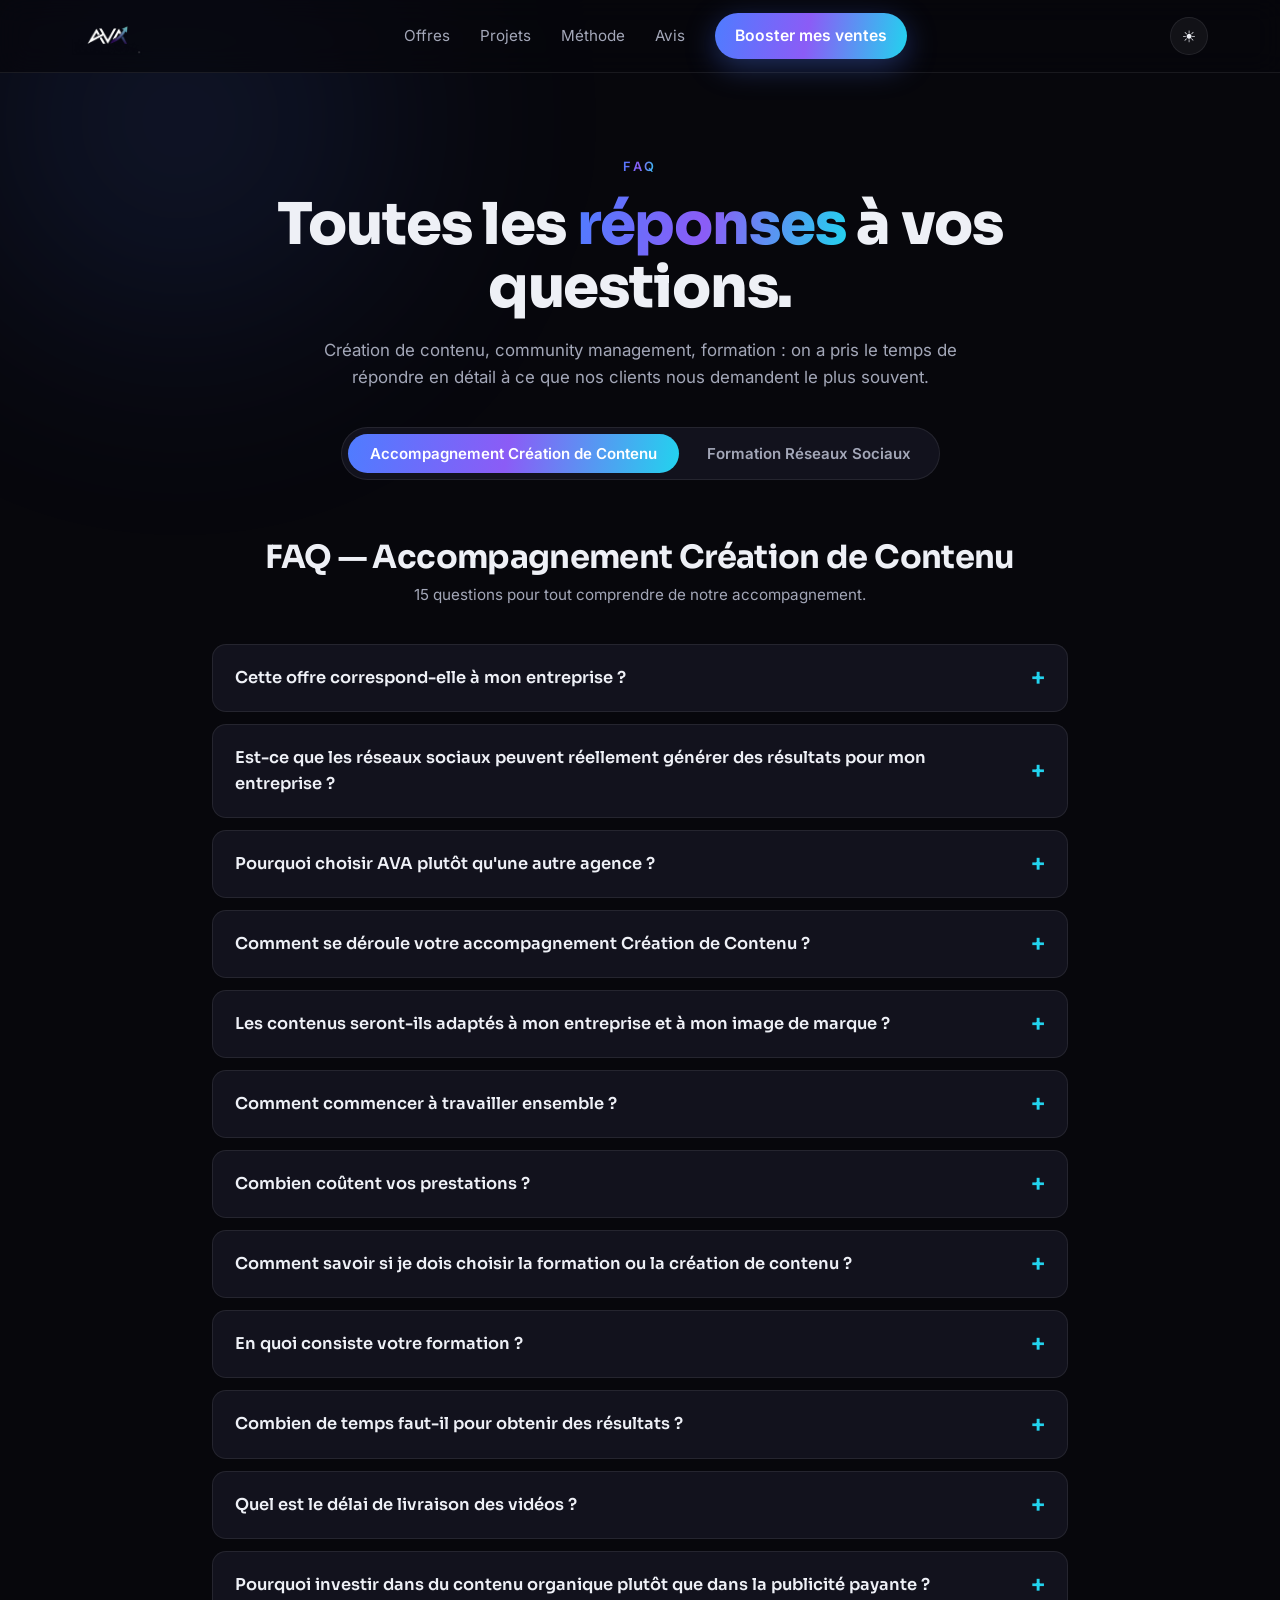
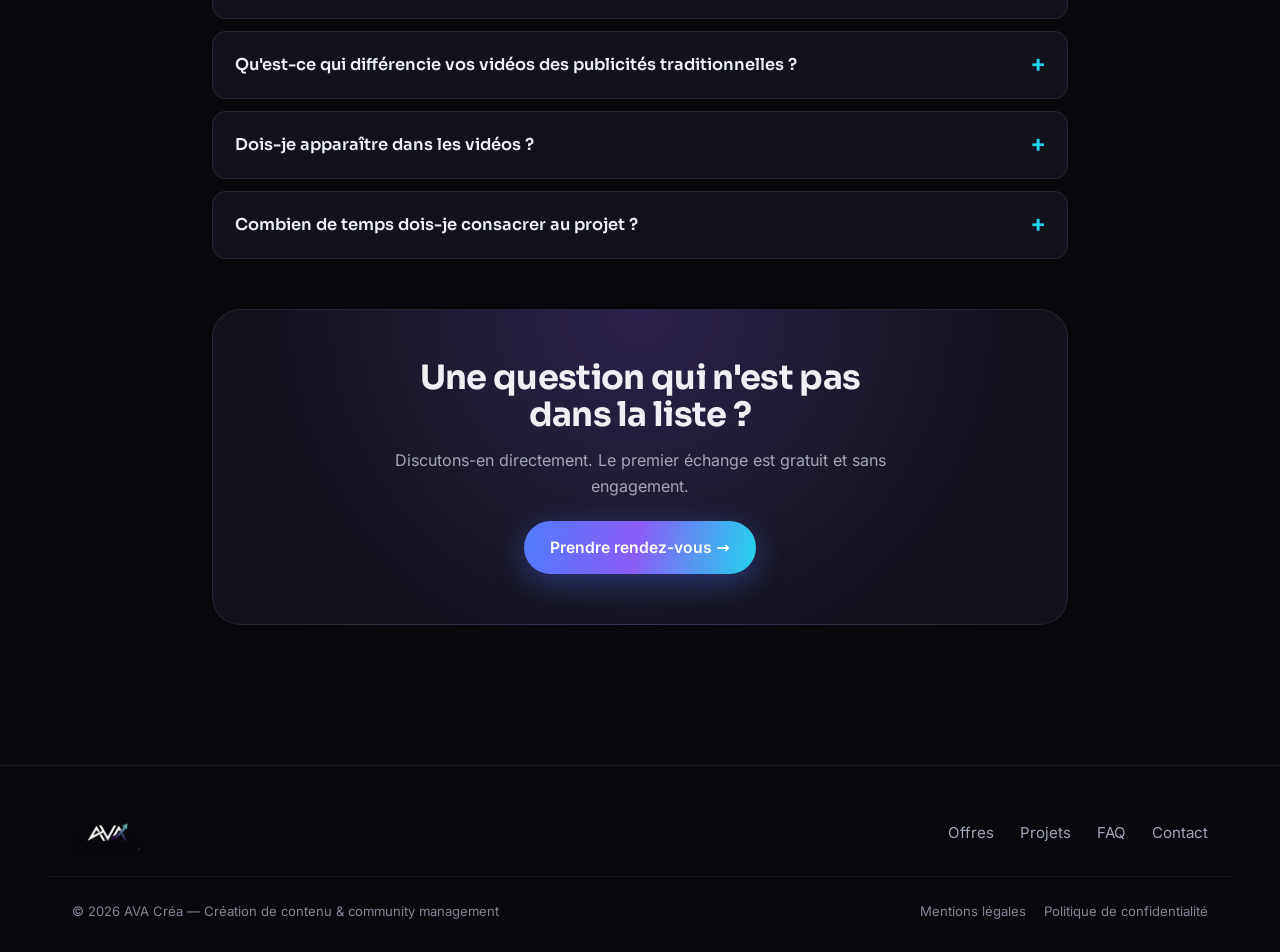
<file: faq.html>
<!doctype html>
<html lang="fr">
<head>
<meta charset="utf-8" />
<meta name="viewport" content="width=device-width, initial-scale=1" />
<title>FAQ — AVA Créa</title>
<meta name="description" content="Toutes les réponses à vos questions sur la création de contenu vidéo, le community management et la formation réseaux sociaux par AVA Créa." />
<link rel="canonical" href="https://agenceava.fr/faq.html" />
<link rel="icon" type="image/png" href="images/logo-ava-noir.png" />

<!-- Open Graph -->
<meta property="og:type" content="website" />
<meta property="og:locale" content="fr_FR" />
<meta property="og:site_name" content="AVA Créa" />
<meta property="og:title" content="FAQ — AVA Créa" />
<meta property="og:description" content="Toutes les réponses à vos questions sur l'accompagnement Création de Contenu et la Formation Réseaux Sociaux." />
<meta property="og:url" content="https://agenceava.fr/faq.html" />
<meta property="og:image" content="https://agenceava.fr/images/og-cover.jpg" />

<link rel="stylesheet" href="assets/polices/polices.css">
<style>
:root{
  --bg:#07070c; --bg2:#0d0d16; --card:#12121d; --line:rgba(255,255,255,.08);
  --txt:#eef0f6; --muted:#a3a7b8; --ink:#fff;
  --b:#4f7cff; --v:#8b5cf6; --c:#22d3ee;
  --grad:linear-gradient(100deg,#4f7cff 0%,#8b5cf6 48%,#22d3ee 100%);
  --grad-soft:linear-gradient(100deg,rgba(79,124,255,.18),rgba(139,92,246,.14),rgba(34,211,238,.16));
  --nav-bg:rgba(7,7,12,.7);
  --ghost-bg:rgba(255,255,255,.05); --ghost-bg-hover:rgba(255,255,255,.1);
  --glow-op:.4;
  --maxw:900px;
}
:root[data-theme="light"]{
  --bg:#f5f5fa; --bg2:#ffffff; --card:#ffffff; --line:rgba(0,0,0,.08);
  --txt:#1a1a24; --muted:#5b5b6d; --ink:#0a0a14;
  --nav-bg:rgba(245,245,250,.85);
  --ghost-bg:rgba(0,0,0,.04); --ghost-bg-hover:rgba(0,0,0,.08);
  --glow-op:.2;
}
*{box-sizing:border-box;margin:0;padding:0}
html{scroll-behavior:smooth}
body{background:var(--bg);color:var(--txt);font-family:Inter,system-ui,sans-serif;line-height:1.6;overflow-x:hidden;-webkit-font-smoothing:antialiased}
h1,h2,h3{font-family:Sora,sans-serif;line-height:1.1;letter-spacing:-.02em}
a{color:inherit;text-decoration:none}
.wrap{max-width:var(--maxw);margin:0 auto;padding:0 22px}
.grad-txt{background:var(--grad);-webkit-background-clip:text;background-clip:text;color:transparent}
.btn{display:inline-flex;align-items:center;gap:.5em;font-weight:600;font-size:.98rem;padding:14px 26px;border-radius:999px;cursor:pointer;border:0;transition:.25s transform,.25s box-shadow}
.btn-primary{background:var(--grad);color:#fff;box-shadow:0 8px 30px rgba(79,124,255,.35)}
.btn-primary:hover{transform:translateY(-2px);box-shadow:0 12px 40px rgba(139,92,246,.5)}
.btn-ghost{background:var(--ghost-bg);color:var(--txt);border:1px solid var(--line)}
.btn-ghost:hover{background:var(--ghost-bg-hover)}
.eyebrow{font-family:Inter;font-weight:600;font-size:.8rem;letter-spacing:.22em;text-transform:uppercase}
.glow{position:fixed;inset:0;z-index:-1;pointer-events:none}
.glow:before{content:"";position:absolute;width:600px;height:600px;border-radius:50%;filter:blur(120px);opacity:var(--glow-op);background:radial-gradient(circle,rgba(79,124,255,.5),transparent 70%);top:-180px;left:-120px}

/* NAV */
nav{position:sticky;top:0;z-index:50;backdrop-filter:blur(14px);background:var(--nav-bg);border-bottom:1px solid var(--line)}
nav .nav-wrap{max-width:1180px;margin:0 auto;padding:0 22px;display:flex;align-items:center;justify-content:space-between;height:72px}
.logo{display:flex;align-items:center;gap:10px;font-family:Sora;font-weight:800;font-size:1.25rem}
.logo img{height:38px;width:auto}
nav .links{display:flex;align-items:center;gap:30px;font-size:.95rem;color:var(--muted)}
nav .links a:hover{color:var(--txt)}
@media(max-width:720px){nav .links{display:none}}

/* HERO */
.hero{text-align:center;padding:80px 0 30px}
.hero h1{font-size:clamp(2.2rem,5vw,3.6rem);font-weight:800;max-width:18ch;margin:0 auto 18px}
.hero p{color:var(--muted);font-size:1.05rem;max-width:60ch;margin:0 auto 36px}
.tabs{display:inline-flex;background:var(--card);border:1px solid var(--line);border-radius:999px;padding:6px;gap:6px}
.tab{padding:10px 22px;border-radius:999px;cursor:pointer;font-weight:600;font-size:.94rem;color:var(--muted);background:transparent;border:0;font-family:inherit;transition:.2s}
.tab.active{background:var(--grad);color:#fff}
.tab:not(.active):hover{color:var(--txt)}

/* FAQ blocks */
.faq-section{padding:30px 0 80px}
.faq-block{display:none}
.faq-block.active{display:block}
.faq-block h2{font-size:clamp(1.4rem,2.6vw,2rem);font-weight:700;text-align:center;margin-bottom:8px}
.faq-block .sub-head{color:var(--muted);text-align:center;margin-bottom:36px;font-size:.95rem}
.faq-list{display:grid;gap:12px}
.faq-list details{background:var(--card);border:1px solid var(--line);border-radius:14px;padding:0 22px;transition:.2s border-color}
.faq-list details[open]{border-color:rgba(139,92,246,.4)}
.faq-list summary{cursor:pointer;list-style:none;padding:20px 0;font-family:Sora;font-weight:600;font-size:1.02rem;display:flex;justify-content:space-between;gap:16px;align-items:center}
.faq-list summary::-webkit-details-marker{display:none}
.faq-list summary:after{content:"+";font-size:1.5rem;color:var(--c);transition:.2s;line-height:1;flex-shrink:0}
.faq-list details[open] summary:after{transform:rotate(45deg)}
.faq-list .a{color:var(--muted);padding:0 0 22px;font-size:.97rem;white-space:pre-line;line-height:1.7}

/* FINAL CTA */
.final{position:relative;text-align:center;border:1px solid var(--line);border-radius:28px;padding:50px 24px;background:radial-gradient(circle at 50% 0%,rgba(139,92,246,.22),transparent 70%),var(--card);margin-top:50px}
.final h3{font-size:clamp(1.4rem,3vw,2.1rem);max-width:20ch;margin:0 auto 14px;font-family:Sora;font-weight:700}
.final p{color:var(--muted);max-width:54ch;margin:0 auto 22px}

/* FOOTER */
footer{border-top:1px solid var(--line);padding:48px 0 30px;margin-top:60px;color:var(--muted)}
footer .grid{max-width:1180px;margin:0 auto;padding:0 22px;display:flex;justify-content:space-between;gap:30px;flex-wrap:wrap;align-items:center}
footer .grid .links{display:flex;gap:26px;flex-wrap:wrap;font-size:.94rem}
footer .legal{max-width:1180px;margin:24px auto 0;padding:24px 22px 0;border-top:1px solid var(--line);display:flex;justify-content:space-between;gap:20px;flex-wrap:wrap;font-size:.82rem;opacity:.8}
footer .legal .links{display:flex;gap:18px;font-size:.82rem}
footer a:hover{color:var(--ink)}
.theme-toggle{background:var(--ghost-bg);border:1px solid var(--line);color:var(--txt);width:38px;height:38px;border-radius:50%;cursor:pointer;display:grid;place-items:center;font-size:1rem;transition:.2s background,.2s transform;font-family:inherit}
.theme-toggle:hover{background:var(--ghost-bg-hover);transform:scale(1.08)}
.logo .logo-light{display:none}
[data-theme="light"] .logo .logo-dark{display:none}
[data-theme="light"] .logo .logo-light{display:block}
</style>

<!-- JSON-LD FAQPage : double bloc -->
<script type="application/ld+json" id="faq-schema"></script>
<script src="theme.js"></script>
</head>
<body>
<div class="glow"></div>

<nav>
  <div class="nav-wrap">
    <a href="index.html" class="logo" aria-label="AVA Créa - accueil"><img class="logo-dark" src="images/logo-ava-dark.png" alt="AVA Créa"><img class="logo-light" src="images/logo-ava-light.png" alt="AVA Créa"></a>
    <div class="links">
      <a href="index.html#offres">Offres</a>
      <a href="projets.html">Projets</a>
      <a href="index.html#process">Méthode</a>
      <a href="index.html#avis">Avis</a>
      <a href="index.html#contact" class="btn btn-primary" style="padding:10px 20px">Booster mes ventes</a>
    </div>
    <button class="theme-toggle" data-theme-toggle aria-label="Changer de thème"><span data-theme-icon>☀️</span></button>
  </div>
</nav>

<header class="hero">
  <div class="wrap">
    <span class="eyebrow grad-txt">FAQ</span>
    <h1 style="margin-top:14px">Toutes les <span class="grad-txt">réponses</span> à vos questions.</h1>
    <p>Création de contenu, community management, formation : on a pris le temps de répondre en détail à ce que nos clients nous demandent le plus souvent.</p>
    <div class="tabs" role="tablist">
      <button class="tab active" data-target="creation" role="tab">Accompagnement Création de Contenu</button>
      <button class="tab" data-target="formation" role="tab">Formation Réseaux Sociaux</button>
    </div>
  </div>
</header>

<section class="faq-section">
  <div class="wrap">

    <div class="faq-block active" id="creation">
      <h2>FAQ — Accompagnement Création de Contenu</h2>
      <p class="sub-head">15 questions pour tout comprendre de notre accompagnement.</p>
      <div class="faq-list" id="list-creation"></div>
    </div>

    <div class="faq-block" id="formation">
      <h2>FAQ — Formation Réseaux Sociaux</h2>
      <p class="sub-head">12 questions pour savoir si la formation est faite pour vous.</p>
      <div class="faq-list" id="list-formation"></div>
    </div>

    <div class="final">
      <h3>Une question qui n'est pas dans la liste ?</h3>
      <p>Discutons-en directement. Le premier échange est gratuit et sans engagement.</p>
      <a href="index.html#contact" class="btn btn-primary">Prendre rendez-vous →</a>
    </div>
  </div>
</section>

<footer>
  <div class="grid">
    <a href="index.html" class="logo" aria-label="AVA Créa - accueil"><img class="logo-dark" src="images/logo-ava-dark.png" alt="AVA Créa"><img class="logo-light" src="images/logo-ava-light.png" alt="AVA Créa"></a>
    <div class="links">
      <a href="index.html#offres">Offres</a><a href="index.html#projets">Projets</a><a href="faq.html">FAQ</a><a href="index.html#contact">Contact</a>
    </div>
  </div>
  <div class="legal">
    <div>© 2026 AVA Créa — Création de contenu &amp; community management</div>
    <div class="links">
      <a href="mentions-legales.html">Mentions légales</a>
      <a href="politique-confidentialite.html">Politique de confidentialité</a>
    </div>
  </div>
</footer>

<script>
// FAQ Création de Contenu : 9 home + 6 supplémentaires
const faqCreation = [
  ["Cette offre correspond-elle à mon entreprise ?","Chez AVA, nous accompagnons les PME, commerces, startups et entreprises ambitieuses qui souhaitent développer leur notoriété, attirer de nouveaux clients et accélérer leur croissance grâce aux réseaux sociaux.\n\nChaque entreprise est différente. C'est pourquoi nous construisons une stratégie sur mesure en fonction de votre marché, de vos objectifs et de vos ressources, que vous démarriez de zéro ou que vous disposiez déjà d'une communauté.\n\nNotre accompagnement est conçu pour les entreprises qui voient les réseaux sociaux comme un véritable levier de développement. Si vous recherchez une approche durable, basée sur la stratégie, la créativité et la performance, nous sommes faits pour travailler ensemble.\n\nEn revanche, si votre objectif est uniquement d'obtenir des résultats instantanés sans investissement ni vision à long terme, notre méthode ne sera probablement pas la plus adaptée."],
  ["Est-ce que les réseaux sociaux peuvent réellement générer des résultats pour mon entreprise ?","Oui, à condition de s'appuyer sur une stratégie solide et de travailler avec régularité.\n\nChez AVA, nous ne cherchons pas à courir après les tendances du moment ou la viralité à tout prix. Nous créons des contenus vidéo stratégiques conçus pour répondre à des objectifs concrets : développer votre visibilité, renforcer votre image de marque, attirer des prospects qualifiés et contribuer à la croissance de votre activité.\n\nChaque entreprise ayant ses propres enjeux, nous définissons ensemble des objectifs clairs, analysons les performances et ajustons continuellement la stratégie pour maximiser les résultats.\n\nLes réseaux sociaux ne sont pas une solution miracle. En revanche, lorsqu'ils sont intégrés à une stratégie cohérente et orientée performance, ils deviennent un véritable moteur de croissance pour votre entreprise."],
  ["Pourquoi choisir AVA plutôt qu'une autre agence ?","Parce que nous ne créons pas du contenu pour remplir un calendrier éditorial.\n\nChez AVA, chaque vidéo est pensée comme un outil de développement pour votre entreprise. Notre approche combine stratégie marketing, création de contenus engageants et accompagnement personnalisé afin de transformer les réseaux sociaux en véritable levier de croissance.\n\nCe qui nous différencie :\n• Une stratégie adaptée à vos objectifs et à votre marché\n• Des contenus conçus pour capter l'attention et générer de l'engagement\n• Une approche qui associe les codes du divertissement aux objectifs du marketing\n• Un suivi transparent et un accompagnement à chaque étape\n• Une vision long terme orientée résultats et développement\n\nNotre objectif n'est pas simplement de publier des vidéos, mais de vous aider à développer votre visibilité, renforcer votre image de marque et créer davantage d'opportunités commerciales."],
  ["Comment se déroule votre accompagnement Création de Contenu ?","Chaque entreprise a des besoins différents. C'est pourquoi nous proposons un accompagnement entièrement personnalisé.\n\nNous pouvons intervenir à chaque étape de votre présence sur les réseaux sociaux, de la création de vos comptes jusqu'à la gestion complète de votre communication :\n• Définition de la stratégie de contenu\n• Création et optimisation de vos profils\n• Recherche d'idées et rédaction des scripts\n• Organisation et réalisation des tournages\n• Montage et optimisation des vidéos\n• Publication des contenus\n• Community management et gestion de votre communauté\n• Analyse des performances et ajustements stratégiques\n\nVous avez également la possibilité de choisir uniquement les services dont vous avez besoin. Que vous souhaitiez déléguer l'ensemble de votre communication ou simplement la création de vidéos, nous nous adaptons à vos objectifs, votre budget et votre organisation.\n\nNotre objectif est simple : vous faire gagner du temps tout en développant efficacement votre visibilité en ligne."],
  ["Les contenus seront-ils adaptés à mon entreprise et à mon image de marque ?","Oui, avant toute création de contenu, nous prenons le temps de comprendre votre activité, votre marché, vos clients et les valeurs que vous souhaitez transmettre.\n\nCette phase nous permet de concevoir des contenus cohérents avec votre identité et adaptés aux attentes de votre audience. L'objectif est de mettre en avant ce qui vous distingue, tout en conservant une communication naturelle et professionnelle.\n\nChaque entreprise étant unique, les contenus que nous réalisons le sont également."],
  ["Comment commencer à travailler ensemble ?","La première étape consiste à réserver un rendez-vous découverte avec notre équipe.\n\nCet échange nous permet de comprendre votre activité, vos objectifs, votre positionnement et les enjeux spécifiques de votre entreprise.\n\nÀ l'issue de cette discussion, nous vous présentons une proposition adaptée à vos besoins, accompagnée d'une stratégie claire et d'un plan d'action personnalisé.\n\nUne fois le projet validé, nous prenons en charge l'ensemble du processus : stratégie, création de contenus, production vidéo, publication et suivi des performances.\n\nNotre objectif est de construire une collaboration durable, fondée sur la confiance, la transparence et des résultats concrets."],
  ["Combien coûtent vos prestations ?","Nous ne proposons pas de tarif unique, car chaque entreprise a des besoins, des objectifs et des contraintes différents.\n\nLe coût d'un accompagnement dépend notamment du volume de contenu à produire, de la fréquence des tournages, de la complexité des vidéos, des ressources nécessaires et des objectifs de développement de votre entreprise.\n\nNotre approche consiste à construire une solution adaptée à votre situation, plutôt que de vous proposer une formule standard qui ne correspondrait pas forcément à vos besoins.\n\nPour vous établir un devis précis, nous commençons toujours par un échange afin de comprendre votre activité, vos attentes et vos objectifs. À l'issue de cet entretien, nous vous proposons une recommandation claire ainsi qu'un accompagnement sur mesure.\n\nLe premier échange est gratuit et sans engagement."],
  ["Comment savoir si je dois choisir la formation ou la création de contenu ?","Tout dépend de vos ressources, de votre temps disponible et de vos objectifs.\n\nLa formation est idéale si vous souhaitez développer vos compétences en interne et gérer vous-même vos réseaux sociaux sur le long terme.\n\nLa création de contenu est davantage adaptée aux entreprises qui souhaitent gagner du temps et bénéficier directement de l'expertise d'une équipe spécialisée.\n\nLors de notre premier échange, nous vous aidons à identifier la solution la plus pertinente pour votre situation."],
  ["En quoi consiste votre formation ?","Notre formation vous apprend à gérer vos réseaux sociaux de manière autonome, de la stratégie à la création de contenu.\n\nVous apprendrez à trouver des idées de vidéos, créer des contenus performants, comprendre les mécanismes de visibilité, convertir votre audience en clients et mettre en place une stratégie adaptée à votre activité.\n\nContrairement à une formation classique, nous ne nous contentons pas de transmettre des connaissances. Nous vous accompagnons également dans la mise en place de votre stratégie, l'analyse de vos résultats et l'amélioration de vos contenus.\n\nL'objectif est de vous donner toutes les compétences nécessaires pour développer durablement votre présence en ligne et devenir une référence dans votre secteur."],
  ["Combien de temps faut-il pour obtenir des résultats ?","Vous commencerez généralement à gagner en visibilité dès les premières semaines. En revanche, comme toute stratégie marketing, les résultats les plus significatifs s'observent généralement après 2 à 3 mois de publication régulière.\n\nNotre objectif est de construire une présence durable qui continue à attirer des clients sur le long terme."],
  ["Quel est le délai de livraison des vidéos ?","Dès que nous avons défini ensemble la stratégie la plus adaptée à votre activité, nous lançons la production des contenus.\n\nLes premières vidéos sont généralement livrées sous 1 à 2 semaines, le temps nécessaire pour créer des contenus impactants, cohérents avec votre positionnement et pensés pour générer des résultats."],
  ["Pourquoi investir dans du contenu organique plutôt que dans la publicité payante ?","La publicité payante peut être un excellent moyen d'obtenir rapidement de la visibilité. Cependant, ses résultats sont généralement liés au budget investi.\n\nLe contenu organique fonctionne différemment. Un contenu pertinent peut continuer à générer de la visibilité, de l'engagement et de la crédibilité longtemps après sa publication.\n\nNotre objectif est de créer des contenus capables d'attirer naturellement l'attention de votre audience et de renforcer durablement votre présence en ligne.\n\nNous considérons le contenu organique comme un véritable actif pour votre entreprise, capable de soutenir votre notoriété et votre développement sur le long terme."],
  ["Qu'est-ce qui différencie vos vidéos des publicités traditionnelles ?","Les publicités traditionnelles cherchent souvent à vendre immédiatement en mettant en avant un produit ou un service.\n\nNotre approche est différente.\n\nNous créons des contenus conçus pour les usages actuels des réseaux sociaux : des vidéos dynamiques, engageantes et pensées pour capter l'attention dès les premières secondes.\n\nL'objectif n'est pas de produire une publicité qui ressemble à une publicité, mais un contenu que votre audience prend réellement plaisir à regarder.\n\nCette approche favorise naturellement l'engagement, la mémorisation et l'intérêt pour votre entreprise."],
  ["Dois-je apparaître dans les vidéos ?","Pas nécessairement. Tout dépend de vos préférences et de votre niveau de confort.\n\nNous accompagnons aussi bien des dirigeants qui souhaitent être au cœur de leur communication que des entreprises qui préfèrent rester en retrait. Dans ce cas, nous mettons en place des formats adaptés : vidéos de présentation, prises de vue de vos locaux, de votre équipe, de vos réalisations, motion design, voix off ou tout autre contenu pertinent.\n\nNotre force est de nous adapter à chaque situation et de trouver la meilleure approche pour valoriser votre activité, avec ou sans votre présence à l'écran."],
  ["Combien de temps dois-je consacrer au projet ?","Si vous n'apparaissez pas dans les vidéos, votre implication peut être très limitée.\n\nNous prenons généralement 1 à 2 heures au démarrage afin de comprendre votre activité, définir la stratégie et identifier vos objectifs. Une fois cette étape réalisée, nous pouvons gérer la production des contenus de manière autonome.\n\nPar la suite, votre intervention se limite principalement à nous informer d'éventuelles nouveautés : lancement d'une offre, promotion, événement, nouveau service ou toute information que vous souhaiteriez mettre en avant dans votre communication.\n\nNotre objectif est justement de vous faire gagner du temps en prenant en charge le maximum d'éléments opérationnels."],
];

// FAQ Formation : 2 home + 10 supplémentaires
const faqFormation = [
  ["Comment savoir si je dois choisir la formation ou la création de contenu ?","Tout dépend de vos ressources, de votre temps disponible et de vos objectifs.\n\nLa formation est idéale si vous souhaitez développer vos compétences en interne et gérer vous-même vos réseaux sociaux sur le long terme.\n\nLa création de contenu est davantage adaptée aux entreprises qui souhaitent gagner du temps et bénéficier directement de l'expertise d'une équipe spécialisée.\n\nLors de notre premier échange, nous vous aidons à identifier la solution la plus pertinente pour votre situation."],
  ["En quoi consiste votre formation ?","Notre formation vous apprend à gérer vos réseaux sociaux de manière autonome, de la stratégie à la création de contenu.\n\nVous apprendrez à trouver des idées de vidéos, créer des contenus performants, comprendre les mécanismes de visibilité, convertir votre audience en clients et mettre en place une stratégie adaptée à votre activité.\n\nContrairement à une formation classique, nous ne nous contentons pas de transmettre des connaissances. Nous vous accompagnons également dans la mise en place de votre stratégie, l'analyse de vos résultats et l'amélioration de vos contenus.\n\nL'objectif est de vous donner toutes les compétences nécessaires pour développer durablement votre présence en ligne et devenir une référence dans votre secteur."],
  ["À qui s'adresse la formation ?","Cette formation s'adresse aux entrepreneurs, indépendants, artisans, commerçants et petites entreprises qui souhaitent développer leur visibilité sur les réseaux sociaux tout en gardant le contrôle de leur communication.\n\nElle est particulièrement adaptée aux personnes qui disposent d'un budget limité ou qui préfèrent créer leurs contenus elles-mêmes afin de gagner en autonomie.\n\nL'objectif est de vous fournir une méthode simple et efficace pour communiquer régulièrement, développer votre audience et attirer de nouveaux clients."],
  ["Comment se déroule la formation ?","La formation se déroule à distance sous forme de sessions individuelles en visioconférence.\n\nNous travaillons ensemble sur les fondamentaux des réseaux sociaux, la création de contenus performants, le montage vidéo, les mécanismes de viralité et les méthodes permettant de produire du contenu efficacement.\n\nL'objectif est de vous transmettre une méthode claire et applicable afin que vous puissiez développer votre visibilité et devenir autonome dans la création de contenu."],
  ["Est-ce que la création de contenu va me prendre beaucoup de temps ?","Non.\n\nContrairement aux idées reçues, il n'est pas nécessaire de passer plusieurs heures par jour sur les réseaux sociaux pour obtenir des résultats.\n\nAu cours de la formation, vous apprendrez à organiser votre production de contenu, optimiser votre temps et mettre en place des méthodes simples pour créer plusieurs vidéos en une seule session de travail.\n\nL'objectif est de rendre la création de contenu efficace et compatible avec votre activité professionnelle."],
  ["Est-ce que la formation peut m'aider à générer davantage de ventes ?","Oui, à condition d'appliquer les méthodes enseignées avec régularité.\n\nLa formation a pour objectif de vous aider à développer votre visibilité, attirer une audience qualifiée et renforcer votre crédibilité sur les réseaux sociaux.\n\nPour de nombreuses entreprises, cette visibilité se traduit ensuite par davantage de demandes de renseignements, de prospects et d'opportunités commerciales."],
  ["En combien de temps puis-je obtenir des résultats ?","Les délais varient selon votre secteur d'activité, votre point de départ et votre implication.\n\nCertaines personnes constatent une progression de leur visibilité dès les premières semaines et commencent à générer leurs premières opportunités commerciales pendant la formation.\n\nNotre objectif est avant tout de vous transmettre une méthode durable qui continue de produire des résultats bien après la fin de l'accompagnement."],
  ["Combien de temps dure la formation ?","La formation se déroule généralement sur une période de 2 à 3 mois, à raison d'une séance d'environ une heure par semaine en visioconférence.\n\nCe format permet d'avancer progressivement, de mettre en pratique les conseils entre chaque session et de bénéficier d'un véritable suivi personnalisé.\n\nEntre les séances, nous analysons ensemble vos contenus, corrigeons ce qui peut être amélioré et ajustons votre stratégie afin de vous aider à obtenir les meilleurs résultats possibles."],
  ["Est-ce que je dois montrer mon visage ?","Non, ce n'est pas une obligation.\n\nNous adaptons les formats de contenu à votre activité, à votre personnalité et à vos préférences.\n\nSelon votre secteur, il est possible de mettre en avant vos produits, vos réalisations, vos équipes, vos locaux ou encore les coulisses de votre entreprise sans apparaître directement à l'écran.\n\nNotre objectif est de construire une stratégie avec laquelle vous êtes pleinement à l'aise."],
  ["Dois-je déjà être à l'aise devant la caméra ?","Pas du tout.\n\nLa majorité des entrepreneurs que nous accompagnons n'ont jamais créé de contenu professionnel avant de travailler avec nous.\n\nNous vous guidons progressivement afin de vous aider à gagner en confiance et à trouver un style de communication naturel et adapté à votre personnalité.\n\nL'objectif n'est pas d'être acteur, mais de communiquer efficacement auprès de votre audience."],
  ["Est-ce que je peux former mes salariés ?","Oui, tout à fait.\n\nLa formation peut être suivie par le dirigeant, un salarié ou plusieurs membres de votre équipe.\n\nNous adaptons l'accompagnement au niveau et aux objectifs des participants afin qu'ils puissent appliquer les méthodes enseignées directement dans leur environnement de travail.\n\nC'est une solution idéale pour les entreprises qui souhaitent développer leurs compétences en interne et gagner en autonomie dans la création de contenu."],
  ["Comment démarrer ?","La première étape consiste à nous contacter afin d'échanger sur votre activité, vos objectifs et vos besoins.\n\nCet échange nous permet de vérifier que la formation correspond à votre situation et de construire un accompagnement adapté à votre niveau et à vos ambitions."],
];

function fill(listId, data){
  const el = document.getElementById(listId);
  data.forEach(([q,a])=>{
    el.insertAdjacentHTML('beforeend', `<details><summary>${q}</summary><div class="a">${a}</div></details>`);
  });
}
fill('list-creation', faqCreation);
fill('list-formation', faqFormation);

// Tabs
document.querySelectorAll('.tab').forEach(t=>{
  t.addEventListener('click', ()=>{
    document.querySelectorAll('.tab').forEach(x=>x.classList.remove('active'));
    document.querySelectorAll('.faq-block').forEach(x=>x.classList.remove('active'));
    t.classList.add('active');
    document.getElementById(t.dataset.target).classList.add('active');
  });
});

// JSON-LD FAQPage (union des 2 blocs, pour rich snippets)
document.getElementById('faq-schema').textContent = JSON.stringify({
  "@context": "https://schema.org",
  "@type": "FAQPage",
  "mainEntity": [...faqCreation, ...faqFormation].map(([q,a])=>({
    "@type":"Question","name":q,"acceptedAnswer":{"@type":"Answer","text":a}
  }))
});
</script>
</body>
</html>
</file>
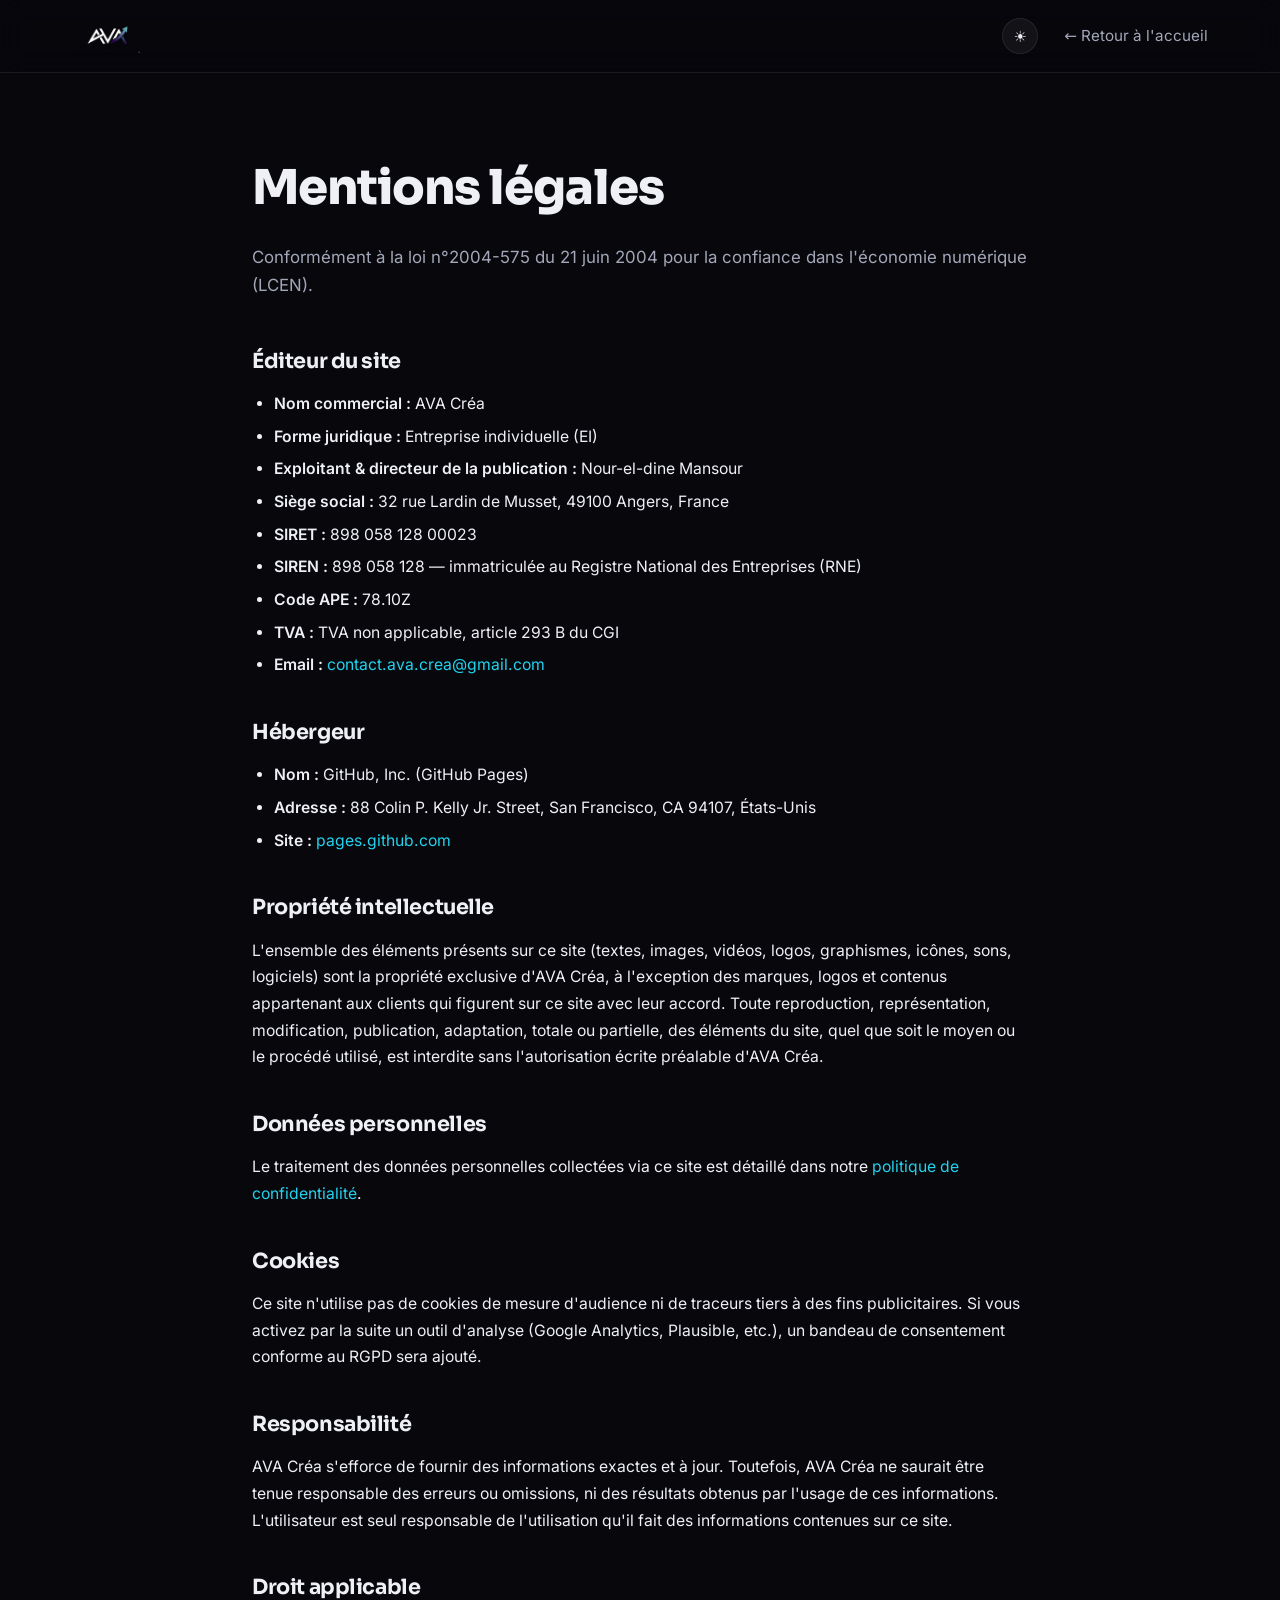
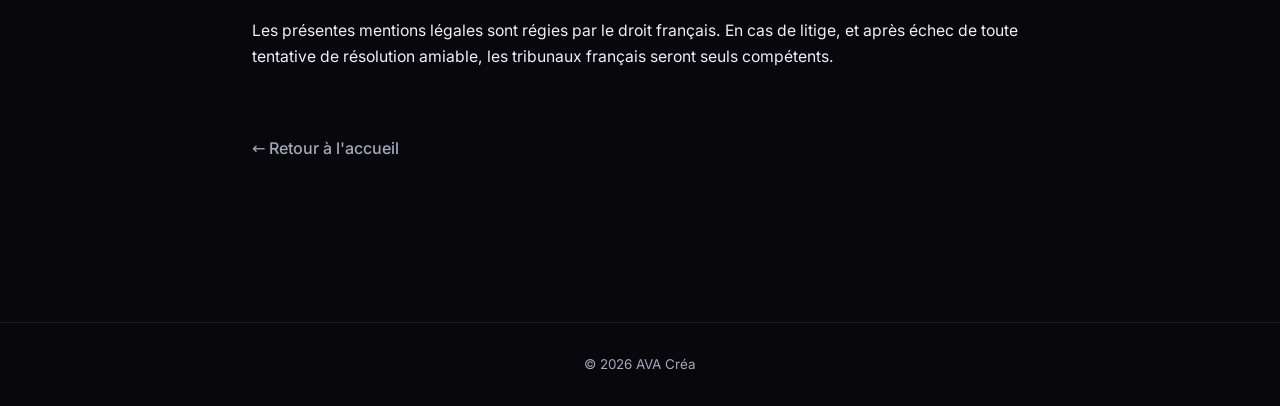
<file: mentions-legales.html>
<!doctype html>
<html lang="fr">
<head>
<meta charset="utf-8" />
<meta name="viewport" content="width=device-width, initial-scale=1" />
<title>Mentions légales — AVA Créa</title>
<meta name="description" content="Mentions légales du site AVA Créa." />
<meta name="robots" content="noindex,follow" />
<link rel="canonical" href="https://agenceava.fr/mentions-legales.html" />
<link rel="icon" type="image/png" href="images/logo-ava-noir.png" />
<link rel="stylesheet" href="assets/polices/polices-legales.css">
<style>
:root{--bg:#07070c;--card:#12121d;--line:rgba(255,255,255,.08);--txt:#eef0f6;--muted:#a3a7b8;--ink:#fff;--c:#22d3ee;--grad:linear-gradient(100deg,#4f7cff 0%,#8b5cf6 48%,#22d3ee 100%);--nav-bg:rgba(7,7,12,.7);--ghost-bg:rgba(255,255,255,.05);--ghost-bg-hover:rgba(255,255,255,.1);--maxw:820px}
:root[data-theme="light"]{--bg:#f5f5fa;--card:#ffffff;--line:rgba(0,0,0,.08);--txt:#1a1a24;--muted:#5b5b6d;--ink:#0a0a14;--nav-bg:rgba(245,245,250,.85);--ghost-bg:rgba(0,0,0,.04);--ghost-bg-hover:rgba(0,0,0,.08)}
*{box-sizing:border-box;margin:0;padding:0}
body{background:var(--bg);color:var(--txt);font-family:Inter,system-ui,sans-serif;line-height:1.7}
h1,h2{font-family:Sora,sans-serif;letter-spacing:-.02em}
a{color:var(--c);text-decoration:none}
a:hover{text-decoration:underline}
.wrap{max-width:var(--maxw);margin:0 auto;padding:0 22px}
nav{position:sticky;top:0;z-index:50;backdrop-filter:blur(14px);background:var(--nav-bg);border-bottom:1px solid var(--line)}
nav .nav-wrap{max-width:1180px;margin:0 auto;padding:0 22px;display:flex;align-items:center;justify-content:space-between;height:72px}
.logo{display:flex;align-items:center;gap:10px;font-family:Sora;font-weight:800;font-size:1.25rem}
.logo img{height:38px;width:auto}
main{padding:74px 0 100px}
h1{font-size:clamp(2rem,4vw,3rem);font-weight:800;margin-bottom:14px}
.lede{color:var(--muted);margin-bottom:44px;font-size:1.05rem}
h2{font-size:1.3rem;font-weight:700;margin:36px 0 12px}
p,ul{color:var(--txt);font-size:.98rem;margin-bottom:14px}
ul{padding-left:22px}
li{margin-bottom:6px}
.todo{background:rgba(255,200,87,.08);border:1px dashed rgba(255,200,87,.45);color:#ffd97a;border-radius:6px;padding:2px 8px;font-weight:600;font-size:.92em}
.back{display:inline-flex;align-items:center;gap:8px;margin-top:50px;color:var(--muted);font-weight:500}
.back:hover{color:var(--ink);text-decoration:none}
footer{border-top:1px solid var(--line);padding:30px 0;color:var(--muted);font-size:.84rem;text-align:center;margin-top:60px}
.theme-toggle{background:var(--ghost-bg);border:1px solid var(--line);color:var(--txt);width:36px;height:36px;border-radius:50%;cursor:pointer;display:grid;place-items:center;font-size:.95rem;transition:.2s background;font-family:inherit;margin-right:12px}
.theme-toggle:hover{background:var(--ghost-bg-hover)}
.logo .logo-light{display:none}
[data-theme="light"] .logo .logo-dark{display:none}
[data-theme="light"] .logo .logo-light{display:block}
</style>
<script src="theme.js"></script>
</head>
<body>
<nav>
  <div class="nav-wrap">
    <a href="index.html" class="logo" aria-label="AVA Créa - accueil"><img class="logo-dark" src="images/logo-ava-dark.png" alt="AVA Créa"><img class="logo-light" src="images/logo-ava-light.png" alt="AVA Créa"></a>
    <div style="display:flex;align-items:center;gap:14px"><button class="theme-toggle" data-theme-toggle aria-label="Changer de thème"><span data-theme-icon>☀️</span></button><a href="index.html" style="color:var(--muted);font-size:.95rem">← Retour à l&#39;accueil</a></div>
  </div>
</nav>

<main>
  <div class="wrap">
    <h1>Mentions légales</h1>
    <p class="lede">Conformément à la loi n°2004-575 du 21 juin 2004 pour la confiance dans l'économie numérique (LCEN).</p>

    <h2>Éditeur du site</h2>
    <ul>
      <li><strong>Nom commercial :</strong> AVA Créa</li>
      <li><strong>Forme juridique :</strong> Entreprise individuelle (EI)</li>
      <li><strong>Exploitant &amp; directeur de la publication :</strong> Nour-el-dine Mansour</li>
      <li><strong>Siège social :</strong> 32 rue Lardin de Musset, 49100 Angers, France</li>
      <li><strong>SIRET :</strong> 898 058 128 00023</li>
      <li><strong>SIREN :</strong> 898 058 128 — immatriculée au Registre National des Entreprises (RNE)</li>
      <li><strong>Code APE :</strong> 78.10Z</li>
      <li><strong>TVA :</strong> TVA non applicable, article 293 B du CGI</li>
      <li><strong>Email :</strong> <a href="mailto:contact.ava.crea@gmail.com">contact.ava.crea@gmail.com</a></li>
    </ul>

    <h2>Hébergeur</h2>
    <ul>
      <li><strong>Nom :</strong> GitHub, Inc. (GitHub Pages)</li>
      <li><strong>Adresse :</strong> 88 Colin P. Kelly Jr. Street, San Francisco, CA 94107, États-Unis</li>
      <li><strong>Site :</strong> <a href="https://pages.github.com" target="_blank" rel="noopener">pages.github.com</a></li>
    </ul>

    <h2>Propriété intellectuelle</h2>
    <p>L'ensemble des éléments présents sur ce site (textes, images, vidéos, logos, graphismes, icônes, sons, logiciels) sont la propriété exclusive d'AVA Créa, à l'exception des marques, logos et contenus appartenant aux clients qui figurent sur ce site avec leur accord. Toute reproduction, représentation, modification, publication, adaptation, totale ou partielle, des éléments du site, quel que soit le moyen ou le procédé utilisé, est interdite sans l'autorisation écrite préalable d'AVA Créa.</p>

    <h2>Données personnelles</h2>
    <p>Le traitement des données personnelles collectées via ce site est détaillé dans notre <a href="politique-confidentialite.html">politique de confidentialité</a>.</p>

    <h2>Cookies</h2>
    <p>Ce site n'utilise pas de cookies de mesure d'audience ni de traceurs tiers à des fins publicitaires. Si vous activez par la suite un outil d'analyse (Google Analytics, Plausible, etc.), un bandeau de consentement conforme au RGPD sera ajouté.</p>

    <h2>Responsabilité</h2>
    <p>AVA Créa s'efforce de fournir des informations exactes et à jour. Toutefois, AVA Créa ne saurait être tenue responsable des erreurs ou omissions, ni des résultats obtenus par l'usage de ces informations. L'utilisateur est seul responsable de l'utilisation qu'il fait des informations contenues sur ce site.</p>

    <h2>Droit applicable</h2>
    <p>Les présentes mentions légales sont régies par le droit français. En cas de litige, et après échec de toute tentative de résolution amiable, les tribunaux français seront seuls compétents.</p>

    <a href="index.html" class="back">← Retour à l'accueil</a>
  </div>
</main>

<footer>© 2026 AVA Créa</footer>
</body>
</html>
</file>
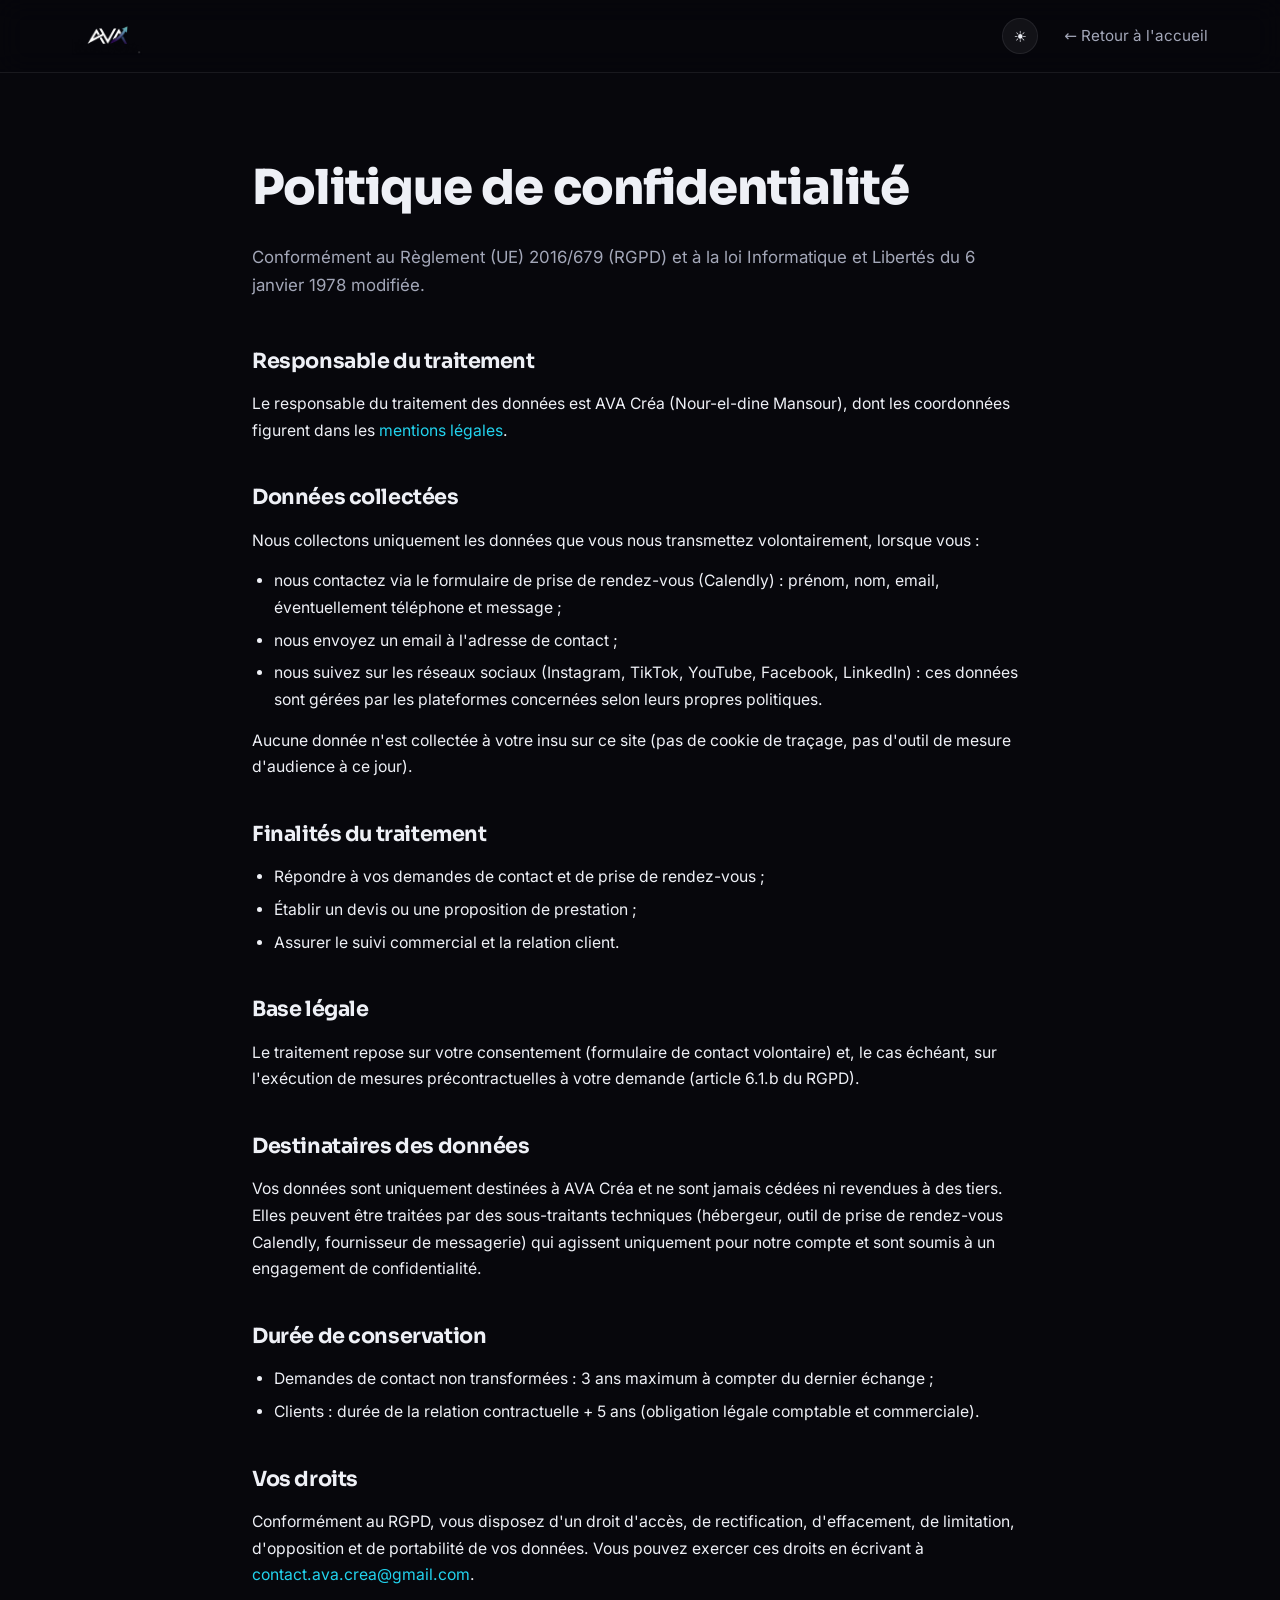
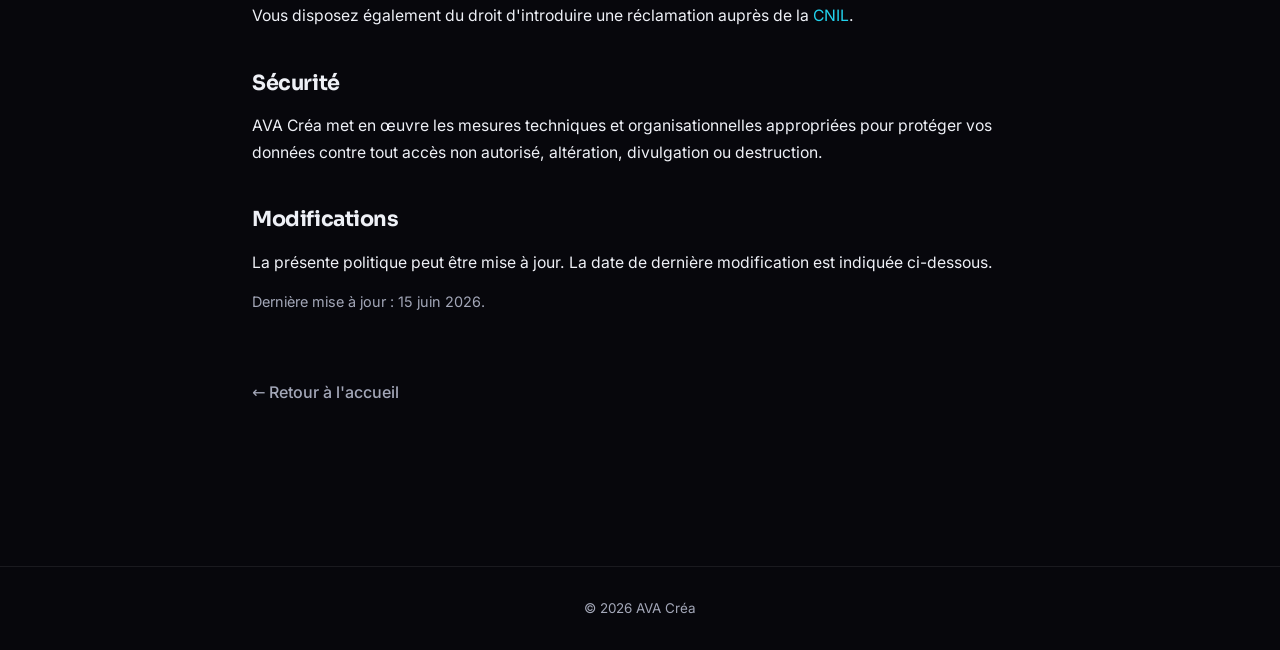
<file: politique-confidentialite.html>
<!doctype html>
<html lang="fr">
<head>
<meta charset="utf-8" />
<meta name="viewport" content="width=device-width, initial-scale=1" />
<title>Politique de confidentialité — AVA Créa</title>
<meta name="description" content="Politique de confidentialité et traitement des données personnelles d'AVA Créa, conforme au RGPD." />
<meta name="robots" content="noindex,follow" />
<link rel="canonical" href="https://agenceava.fr/politique-confidentialite.html" />
<link rel="icon" type="image/png" href="images/logo-ava-noir.png" />
<link rel="stylesheet" href="assets/polices/polices-legales.css">
<style>
:root{--bg:#07070c;--card:#12121d;--line:rgba(255,255,255,.08);--txt:#eef0f6;--muted:#a3a7b8;--ink:#fff;--c:#22d3ee;--grad:linear-gradient(100deg,#4f7cff 0%,#8b5cf6 48%,#22d3ee 100%);--nav-bg:rgba(7,7,12,.7);--ghost-bg:rgba(255,255,255,.05);--ghost-bg-hover:rgba(255,255,255,.1);--maxw:820px}
:root[data-theme="light"]{--bg:#f5f5fa;--card:#ffffff;--line:rgba(0,0,0,.08);--txt:#1a1a24;--muted:#5b5b6d;--ink:#0a0a14;--nav-bg:rgba(245,245,250,.85);--ghost-bg:rgba(0,0,0,.04);--ghost-bg-hover:rgba(0,0,0,.08)}
*{box-sizing:border-box;margin:0;padding:0}
body{background:var(--bg);color:var(--txt);font-family:Inter,system-ui,sans-serif;line-height:1.7}
h1,h2{font-family:Sora,sans-serif;letter-spacing:-.02em}
a{color:var(--c);text-decoration:none}
a:hover{text-decoration:underline}
.wrap{max-width:var(--maxw);margin:0 auto;padding:0 22px}
nav{position:sticky;top:0;z-index:50;backdrop-filter:blur(14px);background:var(--nav-bg);border-bottom:1px solid var(--line)}
nav .nav-wrap{max-width:1180px;margin:0 auto;padding:0 22px;display:flex;align-items:center;justify-content:space-between;height:72px}
.logo{display:flex;align-items:center;gap:10px;font-family:Sora;font-weight:800;font-size:1.25rem}
.logo img{height:38px;width:auto}
main{padding:74px 0 100px}
h1{font-size:clamp(2rem,4vw,3rem);font-weight:800;margin-bottom:14px}
.lede{color:var(--muted);margin-bottom:44px;font-size:1.05rem}
h2{font-size:1.3rem;font-weight:700;margin:36px 0 12px}
p,ul{color:var(--txt);font-size:.98rem;margin-bottom:14px}
ul{padding-left:22px}
li{margin-bottom:6px}
.todo{background:rgba(255,200,87,.08);border:1px dashed rgba(255,200,87,.45);color:#ffd97a;border-radius:6px;padding:2px 8px;font-weight:600;font-size:.92em}
.back{display:inline-flex;align-items:center;gap:8px;margin-top:50px;color:var(--muted);font-weight:500}
.back:hover{color:var(--ink);text-decoration:none}
footer{border-top:1px solid var(--line);padding:30px 0;color:var(--muted);font-size:.84rem;text-align:center;margin-top:60px}
.theme-toggle{background:var(--ghost-bg);border:1px solid var(--line);color:var(--txt);width:36px;height:36px;border-radius:50%;cursor:pointer;display:grid;place-items:center;font-size:.95rem;transition:.2s background;font-family:inherit;margin-right:12px}
.theme-toggle:hover{background:var(--ghost-bg-hover)}
.logo .logo-light{display:none}
[data-theme="light"] .logo .logo-dark{display:none}
[data-theme="light"] .logo .logo-light{display:block}
</style>
<script src="theme.js"></script>
</head>
<body>
<nav>
  <div class="nav-wrap">
    <a href="index.html" class="logo" aria-label="AVA Créa - accueil"><img class="logo-dark" src="images/logo-ava-dark.png" alt="AVA Créa"><img class="logo-light" src="images/logo-ava-light.png" alt="AVA Créa"></a>
    <div style="display:flex;align-items:center;gap:14px"><button class="theme-toggle" data-theme-toggle aria-label="Changer de thème"><span data-theme-icon>☀️</span></button><a href="index.html" style="color:var(--muted);font-size:.95rem">← Retour à l&#39;accueil</a></div>
  </div>
</nav>

<main>
  <div class="wrap">
    <h1>Politique de confidentialité</h1>
    <p class="lede">Conformément au Règlement (UE) 2016/679 (RGPD) et à la loi Informatique et Libertés du 6 janvier 1978 modifiée.</p>

    <h2>Responsable du traitement</h2>
    <p>Le responsable du traitement des données est AVA Créa (Nour-el-dine Mansour), dont les coordonnées figurent dans les <a href="mentions-legales.html">mentions légales</a>.</p>

    <h2>Données collectées</h2>
    <p>Nous collectons uniquement les données que vous nous transmettez volontairement, lorsque vous :</p>
    <ul>
      <li>nous contactez via le formulaire de prise de rendez-vous (Calendly) : prénom, nom, email, éventuellement téléphone et message ;</li>
      <li>nous envoyez un email à l'adresse de contact ;</li>
      <li>nous suivez sur les réseaux sociaux (Instagram, TikTok, YouTube, Facebook, LinkedIn) : ces données sont gérées par les plateformes concernées selon leurs propres politiques.</li>
    </ul>
    <p>Aucune donnée n'est collectée à votre insu sur ce site (pas de cookie de traçage, pas d'outil de mesure d'audience à ce jour).</p>

    <h2>Finalités du traitement</h2>
    <ul>
      <li>Répondre à vos demandes de contact et de prise de rendez-vous ;</li>
      <li>Établir un devis ou une proposition de prestation ;</li>
      <li>Assurer le suivi commercial et la relation client.</li>
    </ul>

    <h2>Base légale</h2>
    <p>Le traitement repose sur votre consentement (formulaire de contact volontaire) et, le cas échéant, sur l'exécution de mesures précontractuelles à votre demande (article 6.1.b du RGPD).</p>

    <h2>Destinataires des données</h2>
    <p>Vos données sont uniquement destinées à AVA Créa et ne sont jamais cédées ni revendues à des tiers. Elles peuvent être traitées par des sous-traitants techniques (hébergeur, outil de prise de rendez-vous Calendly, fournisseur de messagerie) qui agissent uniquement pour notre compte et sont soumis à un engagement de confidentialité.</p>

    <h2>Durée de conservation</h2>
    <ul>
      <li>Demandes de contact non transformées : 3 ans maximum à compter du dernier échange ;</li>
      <li>Clients : durée de la relation contractuelle + 5 ans (obligation légale comptable et commerciale).</li>
    </ul>

    <h2>Vos droits</h2>
    <p>Conformément au RGPD, vous disposez d'un droit d'accès, de rectification, d'effacement, de limitation, d'opposition et de portabilité de vos données. Vous pouvez exercer ces droits en écrivant à <a href="mailto:contact.ava.crea@gmail.com">contact.ava.crea@gmail.com</a>.</p>
    <p>Vous disposez également du droit d'introduire une réclamation auprès de la <a href="https://www.cnil.fr" target="_blank" rel="noopener noreferrer">CNIL</a>.</p>

    <h2>Sécurité</h2>
    <p>AVA Créa met en œuvre les mesures techniques et organisationnelles appropriées pour protéger vos données contre tout accès non autorisé, altération, divulgation ou destruction.</p>

    <h2>Modifications</h2>
    <p>La présente politique peut être mise à jour. La date de dernière modification est indiquée ci-dessous.</p>
    <p style="color:var(--muted);font-size:.9rem">Dernière mise à jour : 15 juin 2026.</p>

    <a href="index.html" class="back">← Retour à l'accueil</a>
  </div>
</main>

<footer>© 2026 AVA Créa</footer>
</body>
</html>
</file>
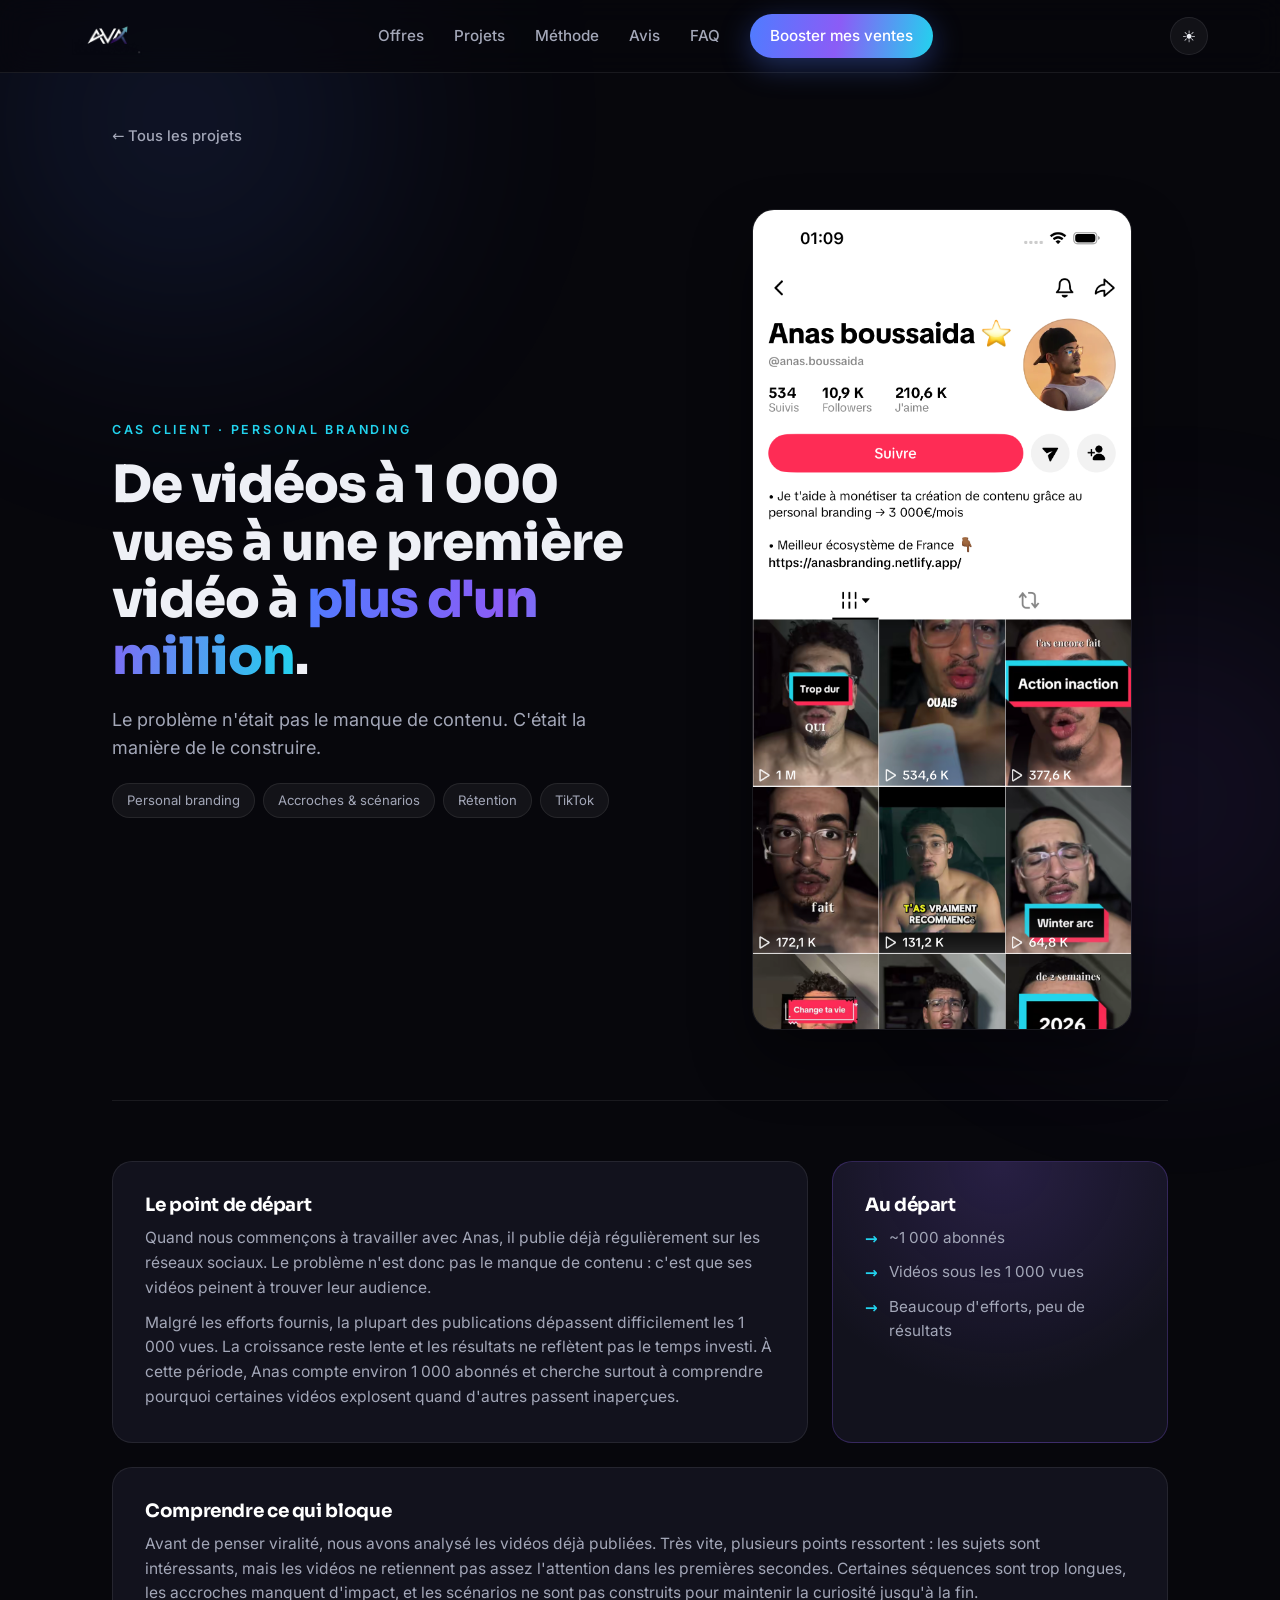
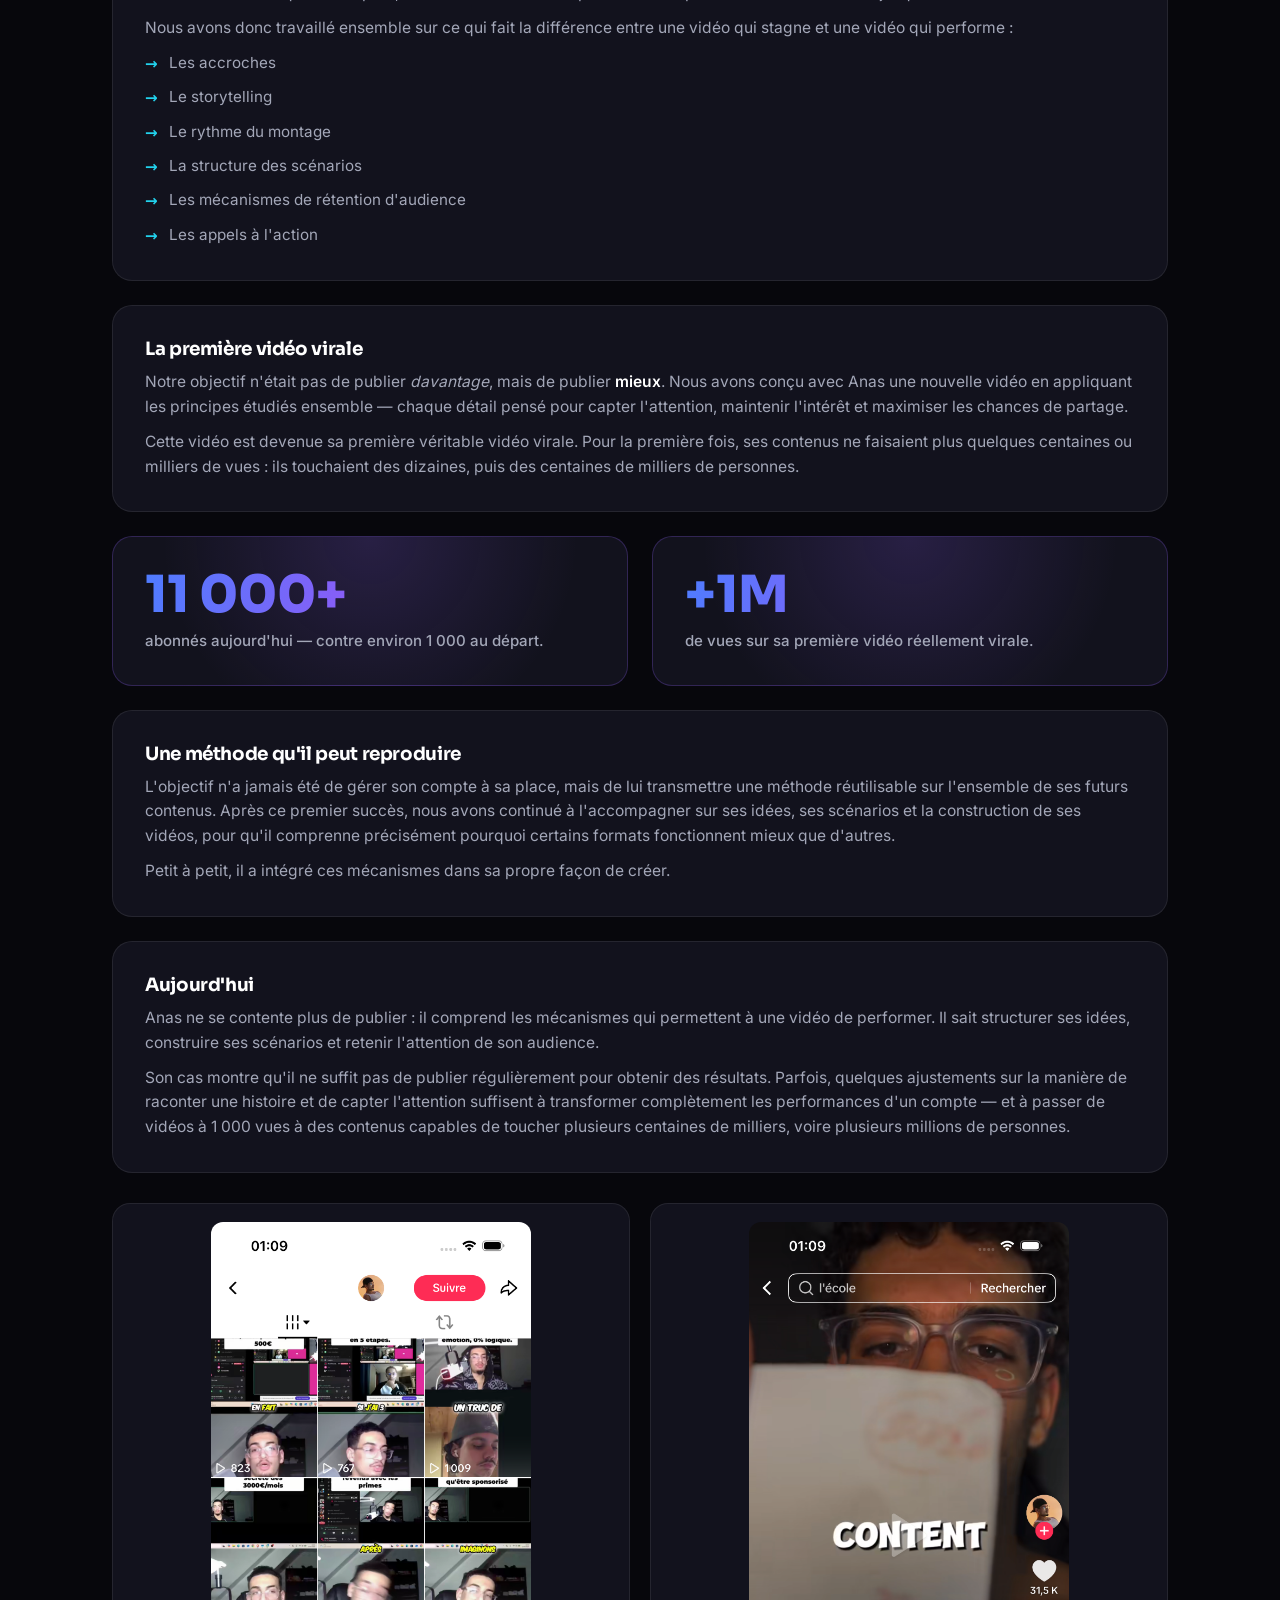
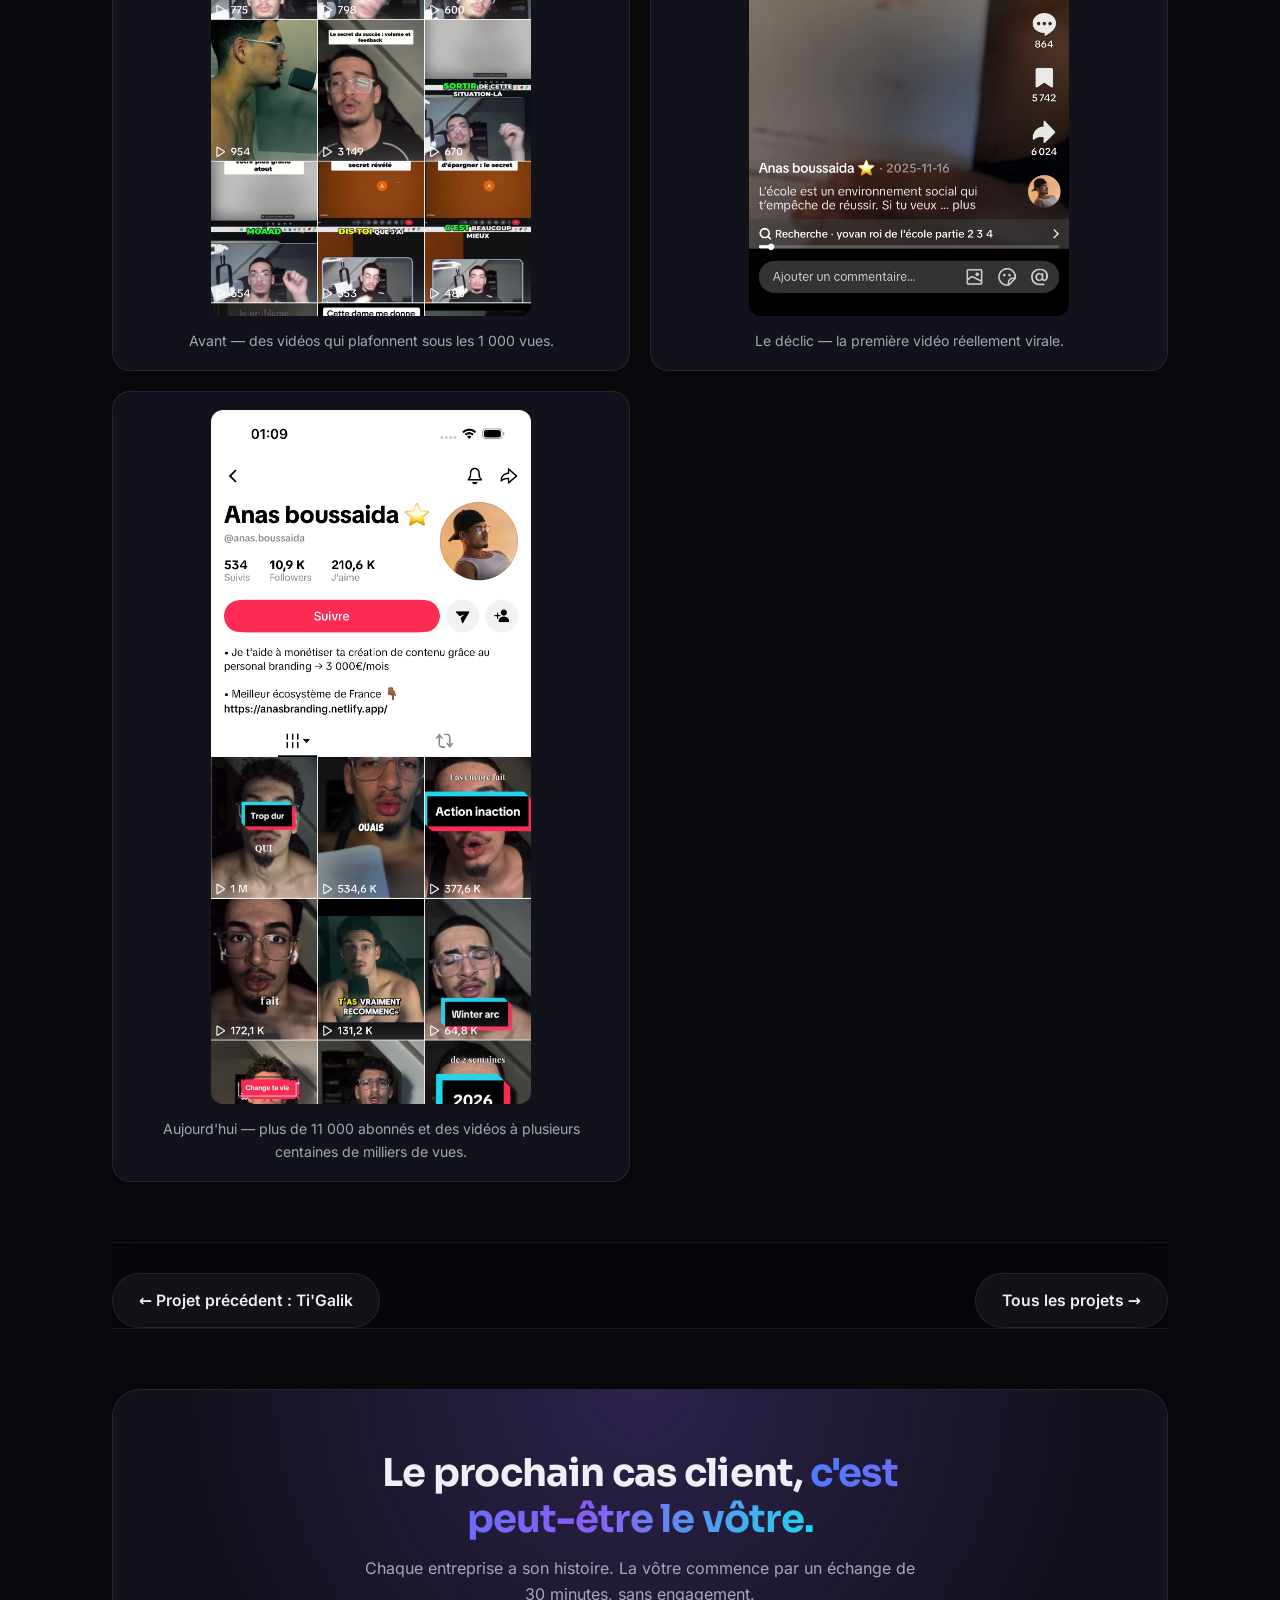
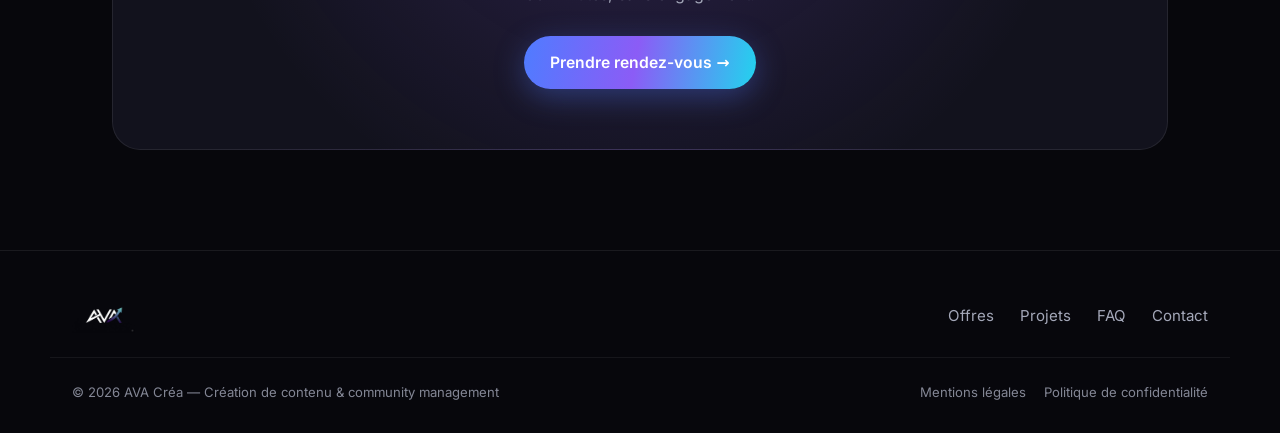
<file: projet-anas.html>
<!doctype html>
<html lang="fr">
<head>
<meta charset="utf-8" />
<meta name="viewport" content="width=device-width, initial-scale=1" />
<title>Anas Boussaida : de 1 000 vues à plus d'un million — AVA Créa</title>
<meta name="description" content="Comment Anas Boussaida est passé de vidéos plafonnées sous les 1 000 vues à une première vidéo à plus d'un million de vues, et d'environ 1 000 à plus de 11 000 abonnés — en retravaillant accroches, scénarios et rétention." />
<link rel="canonical" href="https://agenceava.fr/projet-anas.html" />
<link rel="icon" type="image/png" href="images/logo-ava-noir.png" />

<meta property="og:type" content="article" />
<meta property="og:locale" content="fr_FR" />
<meta property="og:site_name" content="AVA Créa" />
<meta property="og:title" content="Anas Boussaida : de 1 000 vues à plus d'un million" />
<meta property="og:description" content="Pas plus de contenu — du meilleur contenu. Comment une stratégie d'accroches, de scénarios et de rétention a transformé les performances du compte d'Anas Boussaida." />
<meta property="og:url" content="https://agenceava.fr/projet-anas.html" />
<meta property="og:image" content="https://agenceava.fr/images/og-cover.jpg" />

<link rel="stylesheet" href="assets/polices/polices.css">
<link rel="stylesheet" href="projet.css">
<script src="theme.js"></script>
</head>
<body>
<div class="glow"></div>

<nav>
  <div class="wrap">
    <a href="index.html" class="logo" aria-label="AVA Créa - accueil"><img class="logo-dark" src="images/logo-ava-dark.png" alt="AVA Créa"><img class="logo-light" src="images/logo-ava-light.png" alt="AVA Créa"></a>
    <div class="nav-links">
      <a href="index.html#offres">Offres</a>
      <a href="projets.html">Projets</a>
      <a href="index.html#process">Méthode</a>
      <a href="index.html#avis">Avis</a>
      <a href="faq.html">FAQ</a>
      <a href="index.html#contact" class="btn btn-primary" style="padding:10px 20px">Booster mes ventes</a>
    </div>
    <button class="theme-toggle" data-theme-toggle aria-label="Changer de thème"><span data-theme-icon>☀️</span></button>
    <button class="menu-btn" aria-label="Menu">☰</button>
  </div>
</nav>

<main>
  <div class="wrap">

    <a href="projets.html" class="back-link">← Tous les projets</a>

    <header class="case-hero">
      <div class="meta">
        <span class="label">Cas client · Personal branding</span>
        <h1>De vidéos à 1 000 vues à une première vidéo à <span class="grad-txt">plus d'un million</span>.</h1>
        <p class="lede">Le problème n'était pas le manque de contenu. C'était la manière de le construire.</p>
        <div class="tag-row">
          <span class="tag">Personal branding</span>
          <span class="tag">Accroches &amp; scénarios</span>
          <span class="tag">Rétention</span>
          <span class="tag">TikTok</span>
        </div>
      </div>
      <div class="visual"><img src="images/projets/anas/apres.png" alt="Profil TikTok d'Anas Boussaida — plus de 10 000 abonnés" loading="eager"></div>
    </header>

    <div class="story">
      <div class="block two-thirds reveal">
        <h3>Le point de départ</h3>
        <p>Quand nous commençons à travailler avec Anas, il publie déjà régulièrement sur les réseaux sociaux. Le problème n'est donc pas le manque de contenu : c'est que ses vidéos peinent à trouver leur audience.</p>
        <p>Malgré les efforts fournis, la plupart des publications dépassent difficilement les 1 000 vues. La croissance reste lente et les résultats ne reflètent pas le temps investi. À cette période, Anas compte environ 1 000 abonnés et cherche surtout à comprendre pourquoi certaines vidéos explosent quand d'autres passent inaperçues.</p>
      </div>
      <div class="block third accent reveal">
        <h3>Au départ</h3>
        <ul>
          <li>~1 000 abonnés</li>
          <li>Vidéos sous les 1 000 vues</li>
          <li>Beaucoup d'efforts, peu de résultats</li>
        </ul>
      </div>

      <div class="block reveal">
        <h3>Comprendre ce qui bloque</h3>
        <p>Avant de penser viralité, nous avons analysé les vidéos déjà publiées. Très vite, plusieurs points ressortent : les sujets sont intéressants, mais les vidéos ne retiennent pas assez l'attention dans les premières secondes. Certaines séquences sont trop longues, les accroches manquent d'impact, et les scénarios ne sont pas construits pour maintenir la curiosité jusqu'à la fin.</p>
        <p>Nous avons donc travaillé ensemble sur ce qui fait la différence entre une vidéo qui stagne et une vidéo qui performe :</p>
        <ul>
          <li>Les accroches</li>
          <li>Le storytelling</li>
          <li>Le rythme du montage</li>
          <li>La structure des scénarios</li>
          <li>Les mécanismes de rétention d'audience</li>
          <li>Les appels à l'action</li>
        </ul>
      </div>

      <div class="block reveal">
        <h3>La première vidéo virale</h3>
        <p>Notre objectif n'était pas de publier <em>davantage</em>, mais de publier <strong>mieux</strong>. Nous avons conçu avec Anas une nouvelle vidéo en appliquant les principes étudiés ensemble — chaque détail pensé pour capter l'attention, maintenir l'intérêt et maximiser les chances de partage.</p>
        <p>Cette vidéo est devenue sa première véritable vidéo virale. Pour la première fois, ses contenus ne faisaient plus quelques centaines ou milliers de vues : ils touchaient des dizaines, puis des centaines de milliers de personnes.</p>
      </div>

      <div class="block half accent reveal">
        <div class="kpi">11 000+</div>
        <div class="kpi-label">abonnés aujourd'hui — contre environ 1 000 au départ.</div>
      </div>
      <div class="block half accent reveal">
        <div class="kpi">+1M</div>
        <div class="kpi-label">de vues sur sa première vidéo réellement virale.</div>
      </div>

      <div class="block reveal">
        <h3>Une méthode qu'il peut reproduire</h3>
        <p>L'objectif n'a jamais été de gérer son compte à sa place, mais de lui transmettre une méthode réutilisable sur l'ensemble de ses futurs contenus. Après ce premier succès, nous avons continué à l'accompagner sur ses idées, ses scénarios et la construction de ses vidéos, pour qu'il comprenne précisément pourquoi certains formats fonctionnent mieux que d'autres.</p>
        <p>Petit à petit, il a intégré ces mécanismes dans sa propre façon de créer.</p>
      </div>

      <div class="block reveal">
        <h3>Aujourd'hui</h3>
        <p>Anas ne se contente plus de publier : il comprend les mécanismes qui permettent à une vidéo de performer. Il sait structurer ses idées, construire ses scénarios et retenir l'attention de son audience.</p>
        <p>Son cas montre qu'il ne suffit pas de publier régulièrement pour obtenir des résultats. Parfois, quelques ajustements sur la manière de raconter une histoire et de capter l'attention suffisent à transformer complètement les performances d'un compte — et à passer de vidéos à 1 000 vues à des contenus capables de toucher plusieurs centaines de milliers, voire plusieurs millions de personnes.</p>
      </div>
    </div>

    <div class="gallery reveal">
      <div class="snap">
        <img src="images/projets/anas/avant.png" alt="Le compte d'Anas Boussaida avant — vidéos sous les 1 000 vues" loading="lazy">
        <div class="cap">Avant — des vidéos qui plafonnent sous les 1 000 vues.</div>
      </div>
      <div class="snap">
        <img src="images/projets/anas/viral.png" alt="La première vidéo virale d'Anas Boussaida" loading="lazy">
        <div class="cap">Le déclic — la première vidéo réellement virale.</div>
      </div>
      <div class="snap">
        <img src="images/projets/anas/apres.png" alt="Le compte d'Anas Boussaida aujourd'hui — plus de 10 000 abonnés" loading="lazy">
        <div class="cap">Aujourd'hui — plus de 11 000 abonnés et des vidéos à plusieurs centaines de milliers de vues.</div>
      </div>
    </div>

    <nav class="case-nav reveal">
      <a href="projet-tigalik.html" class="btn btn-ghost">← Projet précédent : Ti'Galik</a>
      <a href="projets.html" class="btn btn-ghost">Tous les projets →</a>
    </nav>

    <section class="final reveal">
      <h2>Le prochain cas client, <span class="grad-txt">c'est peut-être le vôtre.</span></h2>
      <p>Chaque entreprise a son histoire. La vôtre commence par un échange de 30 minutes, sans engagement.</p>
      <a href="index.html#contact" class="btn btn-primary">Prendre rendez-vous →</a>
    </section>

  </div>
</main>

<footer>
  <div class="wrap grid">
    <a href="index.html" class="logo" aria-label="AVA Créa - accueil"><img class="logo-dark" src="images/logo-ava-dark.png" alt="AVA Créa"><img class="logo-light" src="images/logo-ava-light.png" alt="AVA Créa"></a>
    <div class="links">
      <a href="index.html#offres">Offres</a>
      <a href="projets.html">Projets</a>
      <a href="faq.html">FAQ</a>
      <a href="index.html#contact">Contact</a>
    </div>
  </div>
  <div class="wrap legal">
    <div>© 2026 AVA Créa — Création de contenu &amp; community management</div>
    <div class="links">
      <a href="mentions-legales.html">Mentions légales</a>
      <a href="politique-confidentialite.html">Politique de confidentialité</a>
    </div>
  </div>
</footer>

<script>
const io=new IntersectionObserver(es=>es.forEach(e=>{if(e.isIntersecting){e.target.classList.add('in');io.unobserve(e.target);}}),{threshold:.12});
document.querySelectorAll('.reveal').forEach(el=>io.observe(el));
</script>
</body>
</html>
</file>
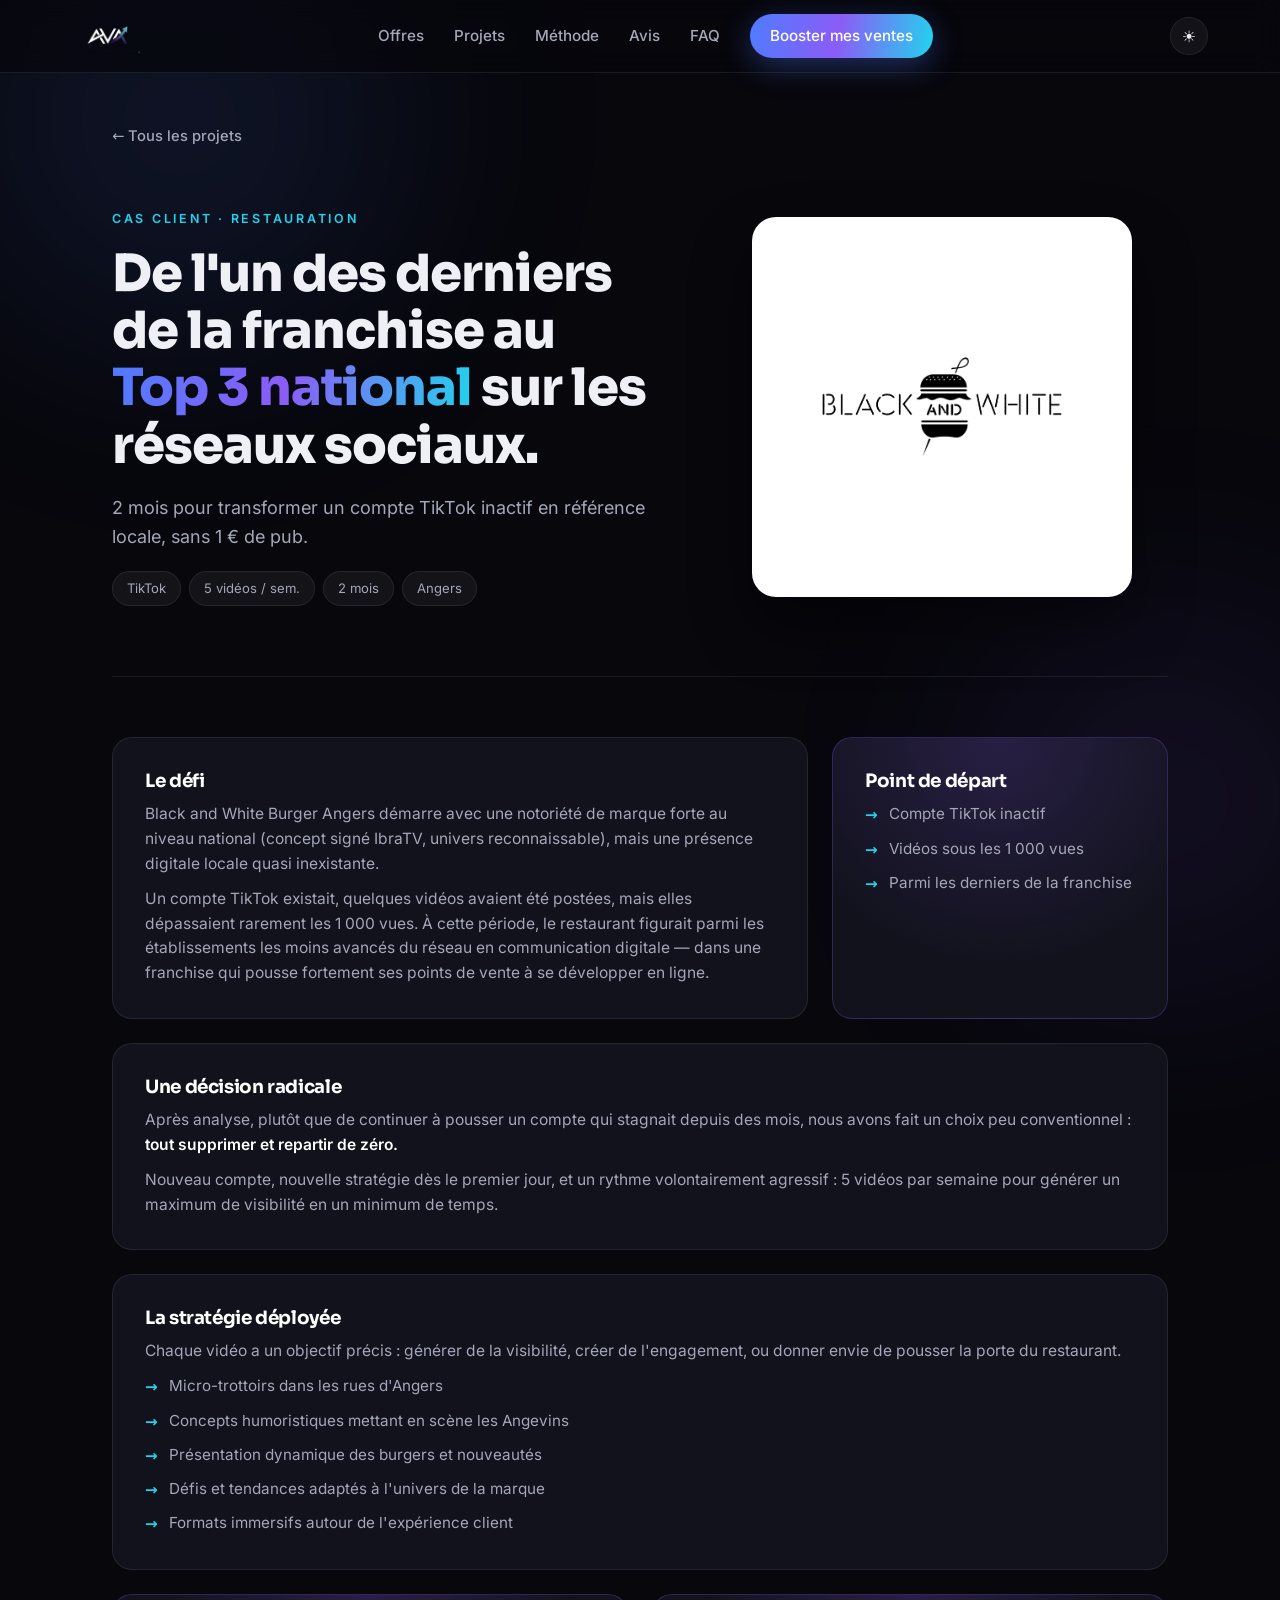
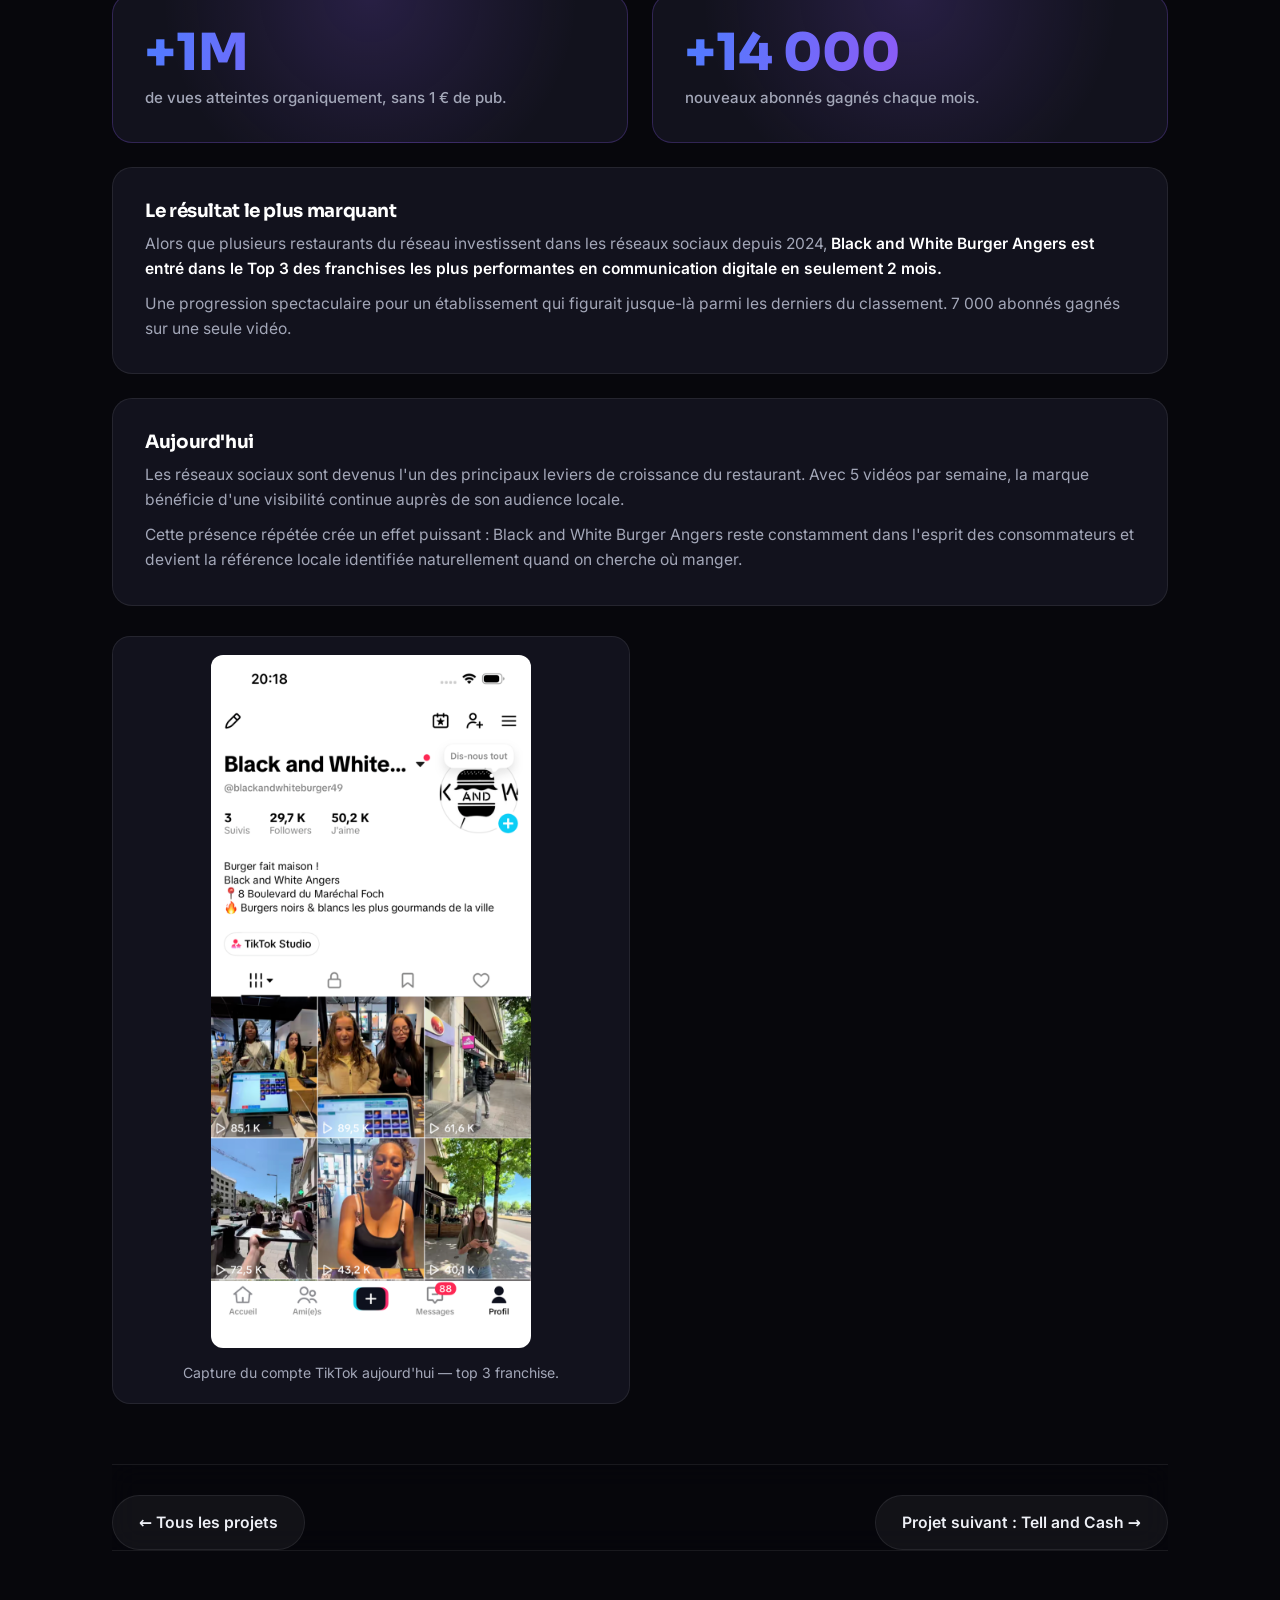
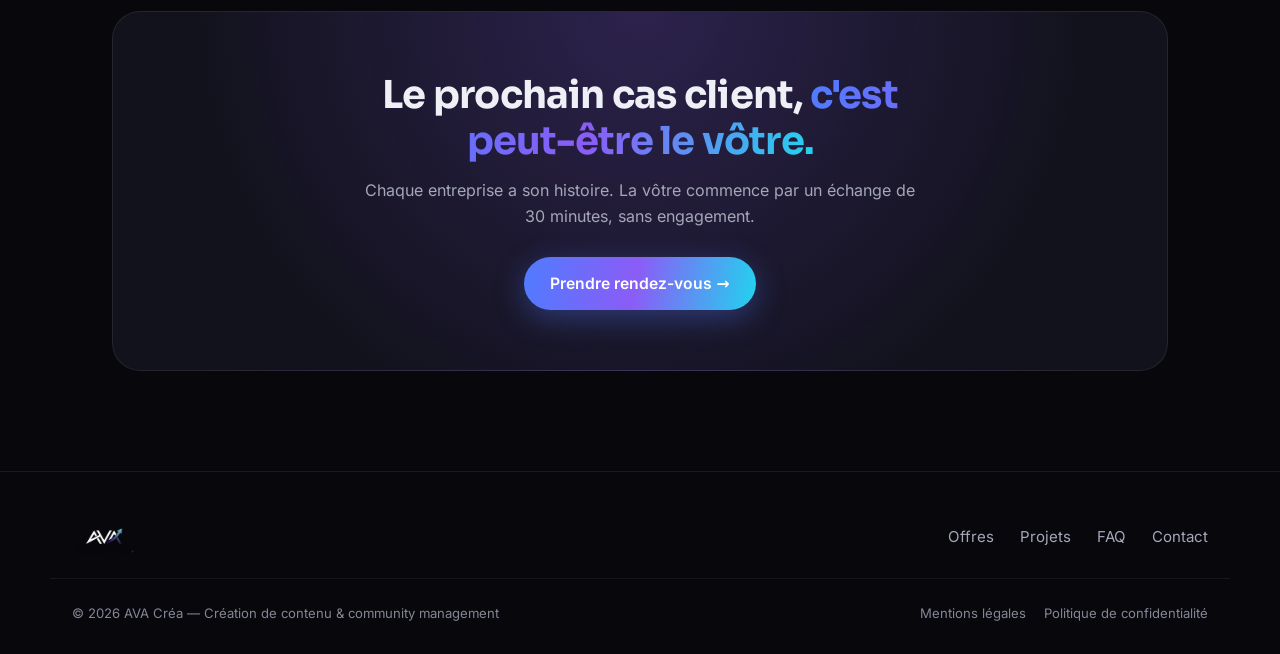
<file: projet-bwburger.html>
<!doctype html>
<html lang="fr">
<head>
<meta charset="utf-8" />
<meta name="viewport" content="width=device-width, initial-scale=1" />
<title>Black and White Burger Angers : du dernier au Top 3 national en 2 mois — AVA Créa</title>
<meta name="description" content="Comment Black and White Burger Angers est passé de quelques centaines de vues à plus d'un million, et est entré dans le Top 3 des franchises les plus performantes en communication digitale en seulement 2 mois." />
<link rel="canonical" href="https://agenceava.fr/projet-bwburger.html" />
<link rel="icon" type="image/png" href="images/logo-ava-noir.png" />

<meta property="og:type" content="article" />
<meta property="og:locale" content="fr_FR" />
<meta property="og:site_name" content="AVA Créa" />
<meta property="og:title" content="Black and White Burger Angers : du dernier au Top 3 national en 2 mois" />
<meta property="og:description" content="Comment une stratégie TikTok claire et 5 vidéos / semaine ont propulsé l'établissement dans le Top 3 des franchises les plus performantes." />
<meta property="og:url" content="https://agenceava.fr/projet-bwburger.html" />
<meta property="og:image" content="https://agenceava.fr/images/og-cover.jpg" />

<link rel="stylesheet" href="assets/polices/polices.css">
<link rel="stylesheet" href="projet.css">
<script src="theme.js"></script>
</head>
<body>
<div class="glow"></div>

<nav>
  <div class="wrap">
    <a href="index.html" class="logo" aria-label="AVA Créa - accueil"><img class="logo-dark" src="images/logo-ava-dark.png" alt="AVA Créa"><img class="logo-light" src="images/logo-ava-light.png" alt="AVA Créa"></a>
    <div class="nav-links">
      <a href="index.html#offres">Offres</a>
      <a href="projets.html">Projets</a>
      <a href="index.html#process">Méthode</a>
      <a href="index.html#avis">Avis</a>
      <a href="faq.html">FAQ</a>
      <a href="index.html#contact" class="btn btn-primary" style="padding:10px 20px">Booster mes ventes</a>
    </div>
    <button class="theme-toggle" data-theme-toggle aria-label="Changer de thème"><span data-theme-icon>☀️</span></button>
    <button class="menu-btn" aria-label="Menu">☰</button>
  </div>
</nav>

<main>
  <div class="wrap">

    <a href="projets.html" class="back-link">← Tous les projets</a>

    <header class="case-hero">
      <div class="meta">
        <span class="label">Cas client · Restauration</span>
        <h1>De l'un des derniers de la franchise au <span class="grad-txt">Top 3 national</span> sur les réseaux sociaux.</h1>
        <p class="lede">2 mois pour transformer un compte TikTok inactif en référence locale, sans 1 € de pub.</p>
        <div class="tag-row">
          <span class="tag">TikTok</span>
          <span class="tag">5 vidéos / sem.</span>
          <span class="tag">2 mois</span>
          <span class="tag">Angers</span>
        </div>
      </div>
      <div class="visual logo-bg"><img src="images/clients/client-bwburger.png" alt="Logo Black and White Burger" loading="eager"></div>
    </header>

    <div class="story">
      <div class="block two-thirds reveal">
        <h3>Le défi</h3>
        <p>Black and White Burger Angers démarre avec une notoriété de marque forte au niveau national (concept signé IbraTV, univers reconnaissable), mais une présence digitale locale quasi inexistante.</p>
        <p>Un compte TikTok existait, quelques vidéos avaient été postées, mais elles dépassaient rarement les 1 000 vues. À cette période, le restaurant figurait parmi les établissements les moins avancés du réseau en communication digitale — dans une franchise qui pousse fortement ses points de vente à se développer en ligne.</p>
      </div>
      <div class="block third accent reveal">
        <h3>Point de départ</h3>
        <ul>
          <li>Compte TikTok inactif</li>
          <li>Vidéos sous les 1 000 vues</li>
          <li>Parmi les derniers de la franchise</li>
        </ul>
      </div>

      <div class="block reveal">
        <h3>Une décision radicale</h3>
        <p>Après analyse, plutôt que de continuer à pousser un compte qui stagnait depuis des mois, nous avons fait un choix peu conventionnel : <strong>tout supprimer et repartir de zéro.</strong></p>
        <p>Nouveau compte, nouvelle stratégie dès le premier jour, et un rythme volontairement agressif : 5 vidéos par semaine pour générer un maximum de visibilité en un minimum de temps.</p>
      </div>

      <div class="block reveal">
        <h3>La stratégie déployée</h3>
        <p>Chaque vidéo a un objectif précis : générer de la visibilité, créer de l'engagement, ou donner envie de pousser la porte du restaurant.</p>
        <ul>
          <li>Micro-trottoirs dans les rues d'Angers</li>
          <li>Concepts humoristiques mettant en scène les Angevins</li>
          <li>Présentation dynamique des burgers et nouveautés</li>
          <li>Défis et tendances adaptés à l'univers de la marque</li>
          <li>Formats immersifs autour de l'expérience client</li>
        </ul>
      </div>

      <div class="block half accent reveal">
        <div class="kpi">+1M</div>
        <div class="kpi-label">de vues atteintes organiquement, sans 1 € de pub.</div>
      </div>
      <div class="block half accent reveal">
        <div class="kpi">+14 000</div>
        <div class="kpi-label">nouveaux abonnés gagnés chaque mois.</div>
      </div>

      <div class="block reveal">
        <h3>Le résultat le plus marquant</h3>
        <p>Alors que plusieurs restaurants du réseau investissent dans les réseaux sociaux depuis 2024, <strong>Black and White Burger Angers est entré dans le Top 3 des franchises les plus performantes en communication digitale en seulement 2 mois.</strong></p>
        <p>Une progression spectaculaire pour un établissement qui figurait jusque-là parmi les derniers du classement. 7 000 abonnés gagnés sur une seule vidéo.</p>
      </div>
      <div class="block reveal">
        <h3>Aujourd'hui</h3>
        <p>Les réseaux sociaux sont devenus l'un des principaux leviers de croissance du restaurant. Avec 5 vidéos par semaine, la marque bénéficie d'une visibilité continue auprès de son audience locale.</p>
        <p>Cette présence répétée crée un effet puissant : Black and White Burger Angers reste constamment dans l'esprit des consommateurs et devient la référence locale identifiée naturellement quand on cherche où manger.</p>
      </div>
    </div>

    <div class="gallery reveal">
      <div class="snap">
        <img src="images/projets/bwburger/bwburger-2.png" alt="Black and White Burger Angers — performance TikTok" loading="lazy">
        <div class="cap">Capture du compte TikTok aujourd'hui — top 3 franchise.</div>
      </div>
    </div>

    <nav class="case-nav reveal">
      <a href="projets.html" class="btn btn-ghost">← Tous les projets</a>
      <a href="projet-tellandcash.html" class="btn btn-ghost">Projet suivant : Tell and Cash →</a>
    </nav>

    <section class="final reveal">
      <h2>Le prochain cas client, <span class="grad-txt">c'est peut-être le vôtre.</span></h2>
      <p>Chaque entreprise a son histoire. La vôtre commence par un échange de 30 minutes, sans engagement.</p>
      <a href="index.html#contact" class="btn btn-primary">Prendre rendez-vous →</a>
    </section>

  </div>
</main>

<footer>
  <div class="wrap grid">
    <a href="index.html" class="logo" aria-label="AVA Créa - accueil"><img class="logo-dark" src="images/logo-ava-dark.png" alt="AVA Créa"><img class="logo-light" src="images/logo-ava-light.png" alt="AVA Créa"></a>
    <div class="links">
      <a href="index.html#offres">Offres</a>
      <a href="projets.html">Projets</a>
      <a href="faq.html">FAQ</a>
      <a href="index.html#contact">Contact</a>
    </div>
  </div>
  <div class="wrap legal">
    <div>© 2026 AVA Créa — Création de contenu &amp; community management</div>
    <div class="links">
      <a href="mentions-legales.html">Mentions légales</a>
      <a href="politique-confidentialite.html">Politique de confidentialité</a>
    </div>
  </div>
</footer>

<script>
const io=new IntersectionObserver(es=>es.forEach(e=>{if(e.isIntersecting){e.target.classList.add('in');io.unobserve(e.target);}}),{threshold:.12});
document.querySelectorAll('.reveal').forEach(el=>io.observe(el));
</script>
</body>
</html>
</file>
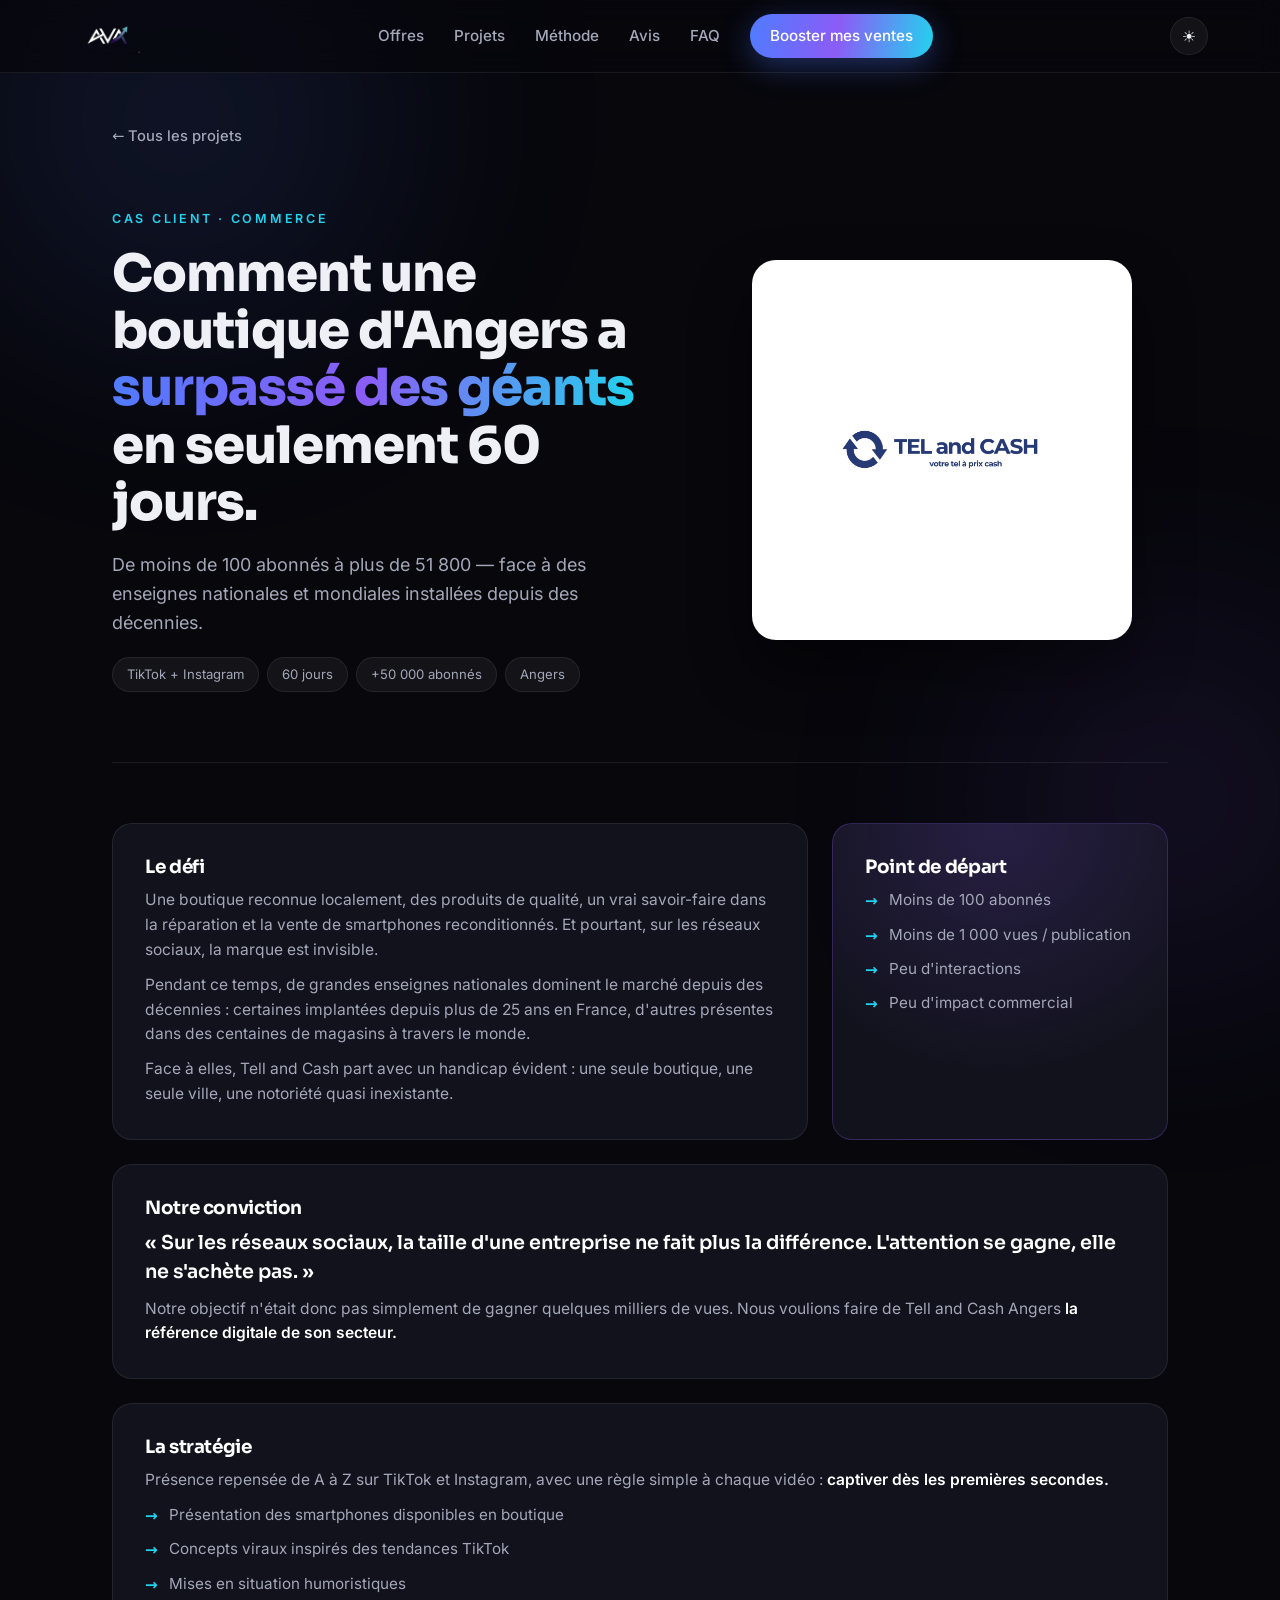
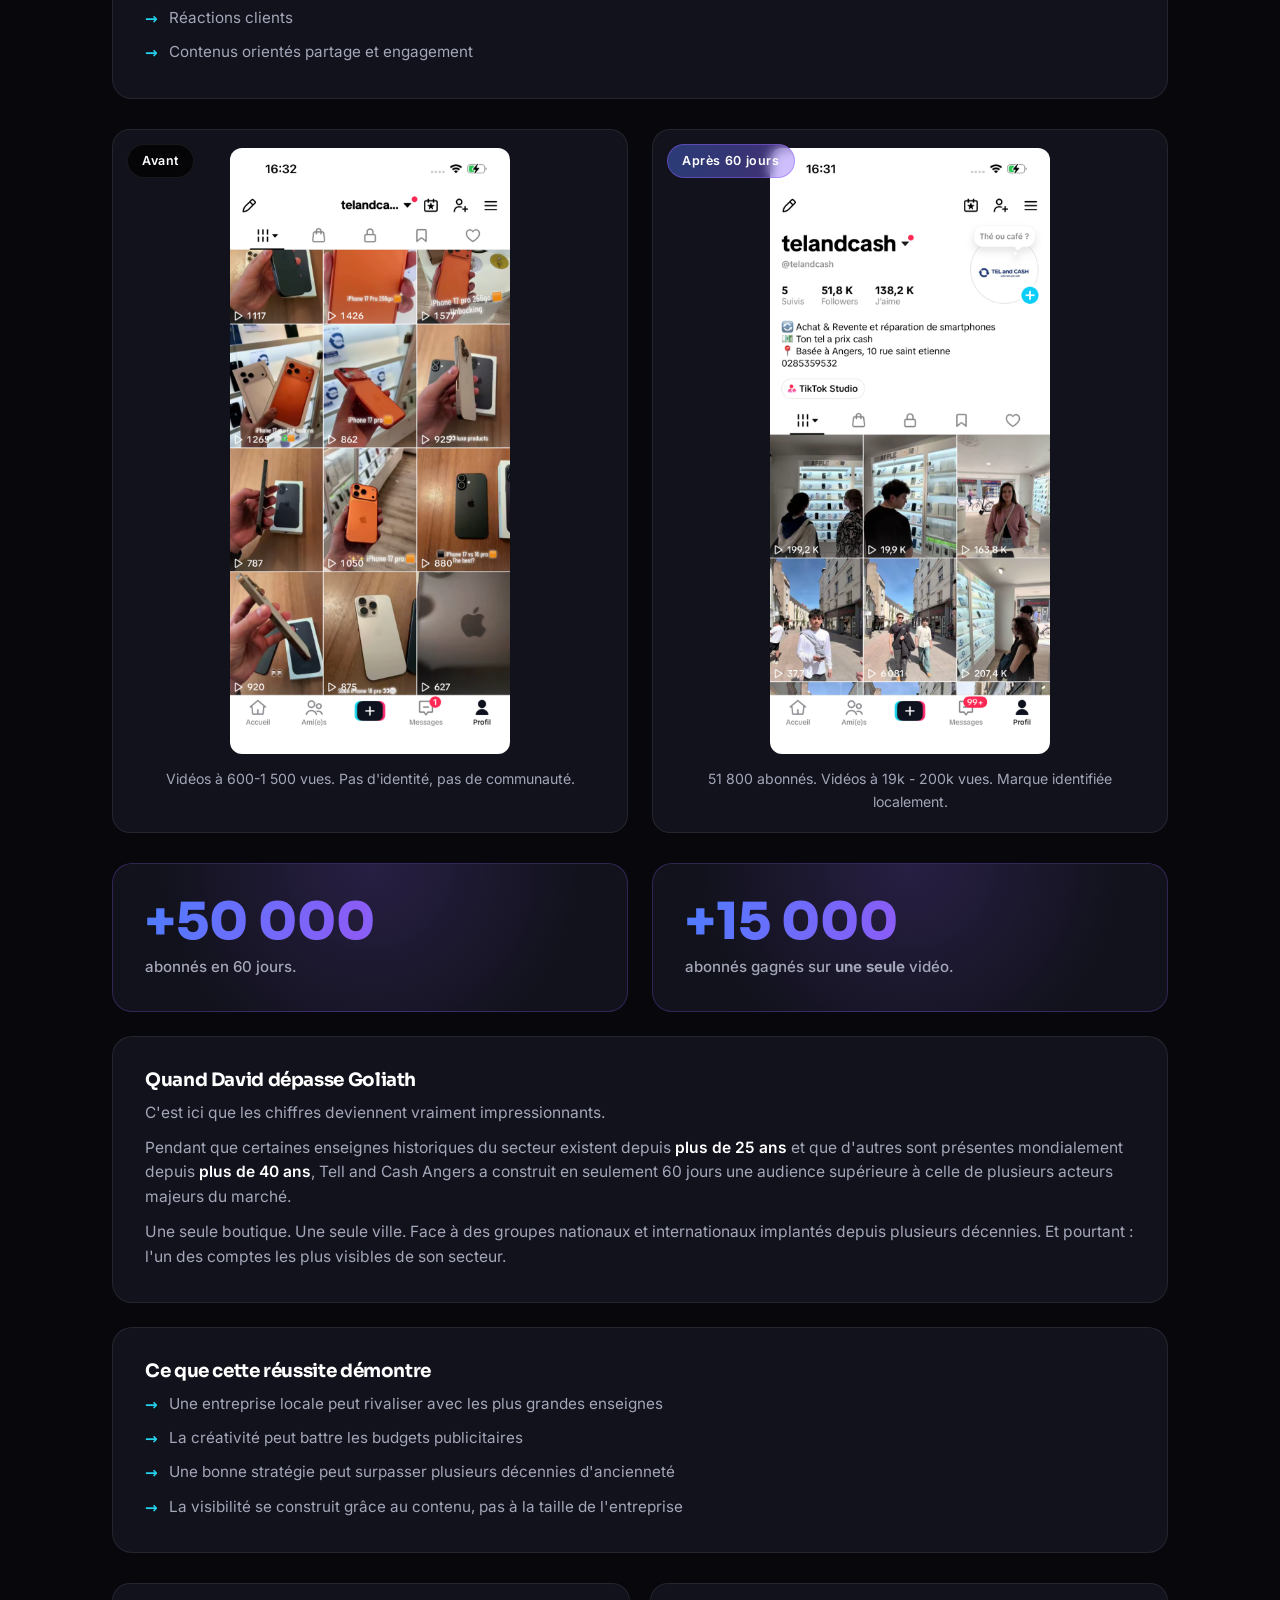
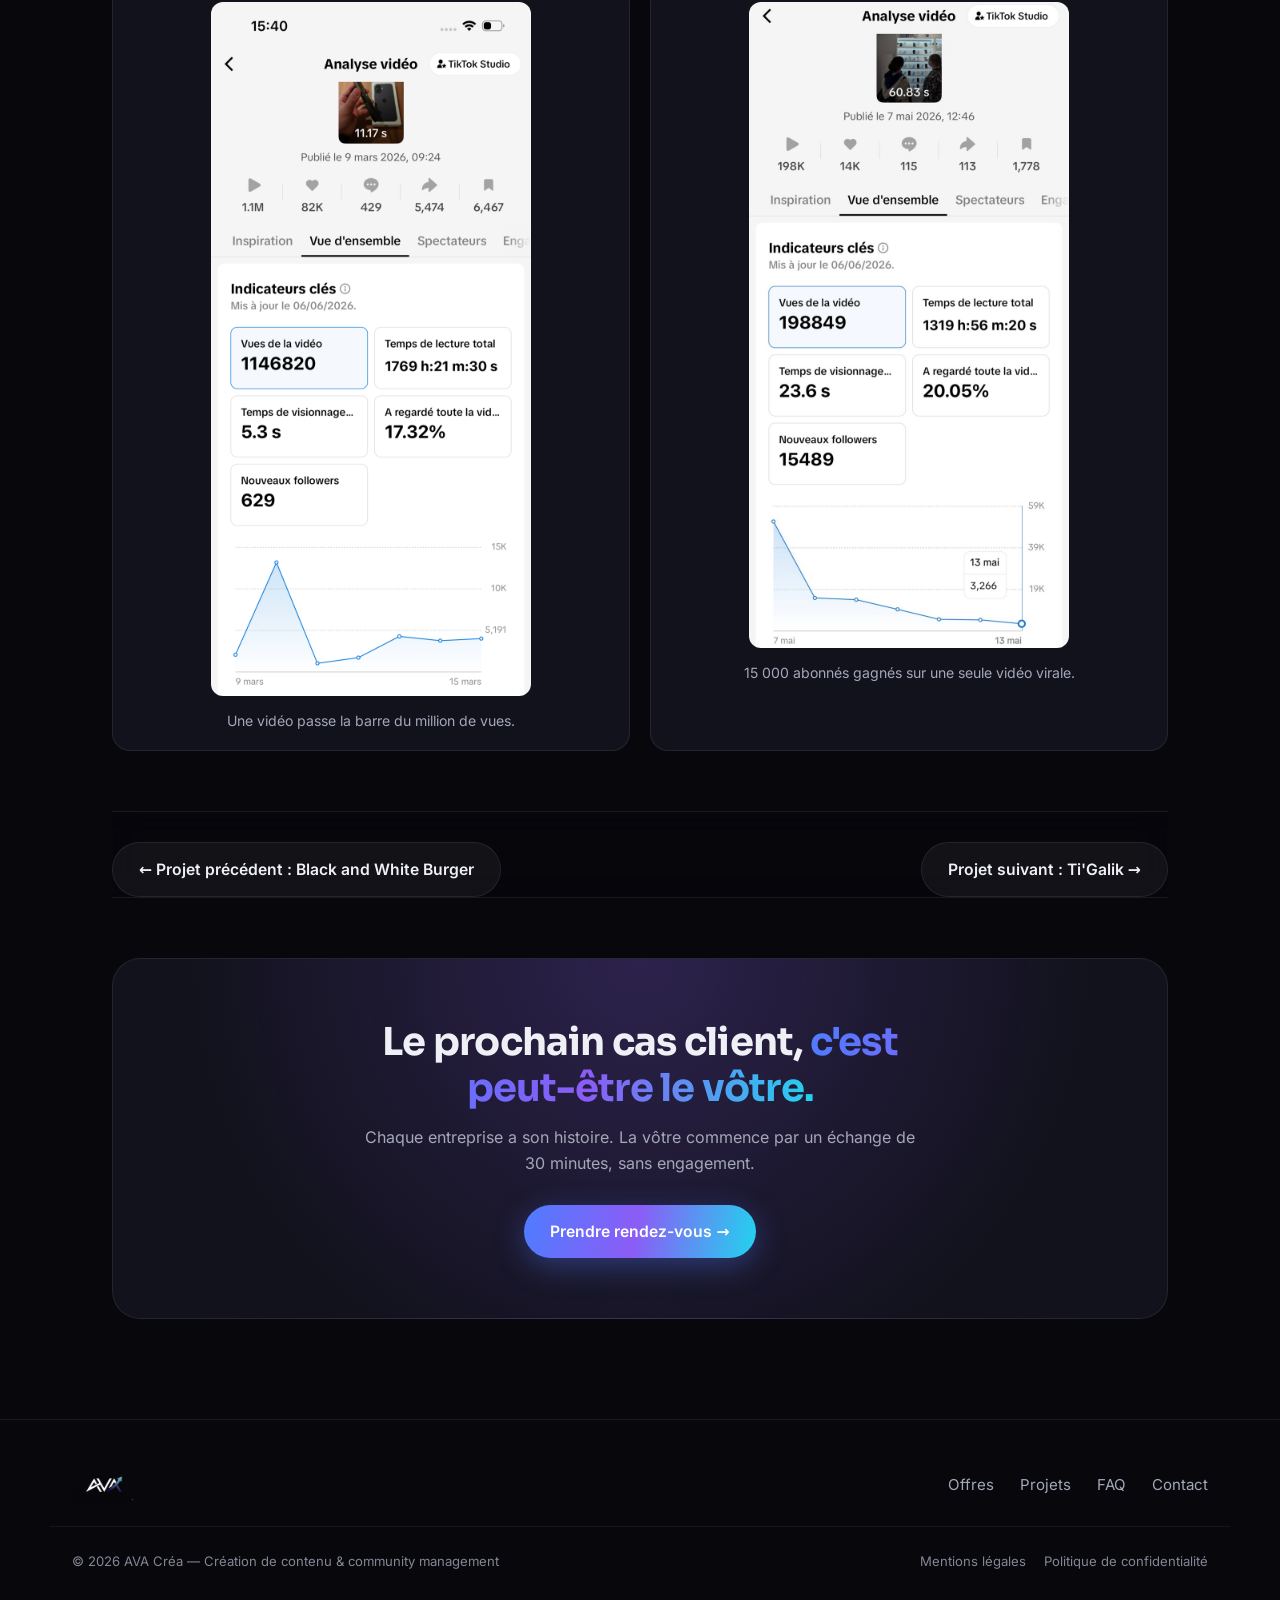
<file: projet-tellandcash.html>
<!doctype html>
<html lang="fr">
<head>
<meta charset="utf-8" />
<meta name="viewport" content="width=device-width, initial-scale=1" />
<title>Tell and Cash Angers : +50 000 abonnés en 60 jours face aux géants — AVA Créa</title>
<meta name="description" content="Comment une seule boutique d'Angers a surpassé les géants nationaux et internationaux de son secteur sur les réseaux sociaux en seulement 60 jours." />
<link rel="canonical" href="https://agenceava.fr/projet-tellandcash.html" />
<link rel="icon" type="image/png" href="images/logo-ava-noir.png" />

<meta property="og:type" content="article" />
<meta property="og:locale" content="fr_FR" />
<meta property="og:site_name" content="AVA Créa" />
<meta property="og:title" content="Tell and Cash Angers : +50 000 abonnés en 60 jours" />
<meta property="og:description" content="Comment une boutique d'Angers a surpassé les géants de son secteur sur les réseaux sociaux en 60 jours." />
<meta property="og:url" content="https://agenceava.fr/projet-tellandcash.html" />
<meta property="og:image" content="https://agenceava.fr/images/og-cover.jpg" />

<link rel="stylesheet" href="assets/polices/polices.css">
<link rel="stylesheet" href="projet.css">
<script src="theme.js"></script>
</head>
<body>
<div class="glow"></div>

<nav>
  <div class="wrap">
    <a href="index.html" class="logo" aria-label="AVA Créa - accueil"><img class="logo-dark" src="images/logo-ava-dark.png" alt="AVA Créa"><img class="logo-light" src="images/logo-ava-light.png" alt="AVA Créa"></a>
    <div class="nav-links">
      <a href="index.html#offres">Offres</a>
      <a href="projets.html">Projets</a>
      <a href="index.html#process">Méthode</a>
      <a href="index.html#avis">Avis</a>
      <a href="faq.html">FAQ</a>
      <a href="index.html#contact" class="btn btn-primary" style="padding:10px 20px">Booster mes ventes</a>
    </div>
    <button class="theme-toggle" data-theme-toggle aria-label="Changer de thème"><span data-theme-icon>☀️</span></button>
    <button class="menu-btn" aria-label="Menu">☰</button>
  </div>
</nav>

<main>
  <div class="wrap">

    <a href="projets.html" class="back-link">← Tous les projets</a>

    <header class="case-hero">
      <div class="meta">
        <span class="label">Cas client · Commerce</span>
        <h1>Comment une boutique d'Angers a <span class="grad-txt">surpassé des géants</span> en seulement 60 jours.</h1>
        <p class="lede">De moins de 100 abonnés à plus de 51 800 — face à des enseignes nationales et mondiales installées depuis des décennies.</p>
        <div class="tag-row">
          <span class="tag">TikTok + Instagram</span>
          <span class="tag">60 jours</span>
          <span class="tag">+50 000 abonnés</span>
          <span class="tag">Angers</span>
        </div>
      </div>
      <div class="visual logo-bg"><img src="images/clients/client-tellandcash.png" alt="Logo Tell and Cash" loading="eager"></div>
    </header>

    <div class="story">
      <div class="block two-thirds reveal">
        <h3>Le défi</h3>
        <p>Une boutique reconnue localement, des produits de qualité, un vrai savoir-faire dans la réparation et la vente de smartphones reconditionnés. Et pourtant, sur les réseaux sociaux, la marque est invisible.</p>
        <p>Pendant ce temps, de grandes enseignes nationales dominent le marché depuis des décennies : certaines implantées depuis plus de 25 ans en France, d'autres présentes dans des centaines de magasins à travers le monde.</p>
        <p>Face à elles, Tell and Cash part avec un handicap évident : une seule boutique, une seule ville, une notoriété quasi inexistante.</p>
      </div>
      <div class="block third accent reveal">
        <h3>Point de départ</h3>
        <ul>
          <li>Moins de 100 abonnés</li>
          <li>Moins de 1 000 vues / publication</li>
          <li>Peu d'interactions</li>
          <li>Peu d'impact commercial</li>
        </ul>
      </div>

      <div class="block reveal">
        <h3>Notre conviction</h3>
        <p class="quote">« Sur les réseaux sociaux, la taille d'une entreprise ne fait plus la différence. L'attention se gagne, elle ne s'achète pas. »</p>
        <p>Notre objectif n'était donc pas simplement de gagner quelques milliers de vues. Nous voulions faire de Tell and Cash Angers <strong>la référence digitale de son secteur.</strong></p>
      </div>

      <div class="block reveal">
        <h3>La stratégie</h3>
        <p>Présence repensée de A à Z sur TikTok et Instagram, avec une règle simple à chaque vidéo : <strong>captiver dès les premières secondes.</strong></p>
        <ul>
          <li>Présentation des smartphones disponibles en boutique</li>
          <li>Concepts viraux inspirés des tendances TikTok</li>
          <li>Mises en situation humoristiques</li>
          <li>Réactions clients</li>
          <li>Contenus orientés partage et engagement</li>
        </ul>
      </div>
    </div>

    <div class="avant-apres reveal">
      <div class="snap">
        <span class="badge">Avant</span>
        <img src="images/projets/tellandcash/avant.png" alt="Tell and Cash — compte TikTok avant" loading="lazy">
        <div class="cap">Vidéos à 600-1 500 vues. Pas d'identité, pas de communauté.</div>
      </div>
      <div class="snap">
        <span class="badge b-after">Après 60 jours</span>
        <img src="images/projets/tellandcash/apres.png" alt="Tell and Cash — compte TikTok après" loading="lazy">
        <div class="cap">51 800 abonnés. Vidéos à 19k - 200k vues. Marque identifiée localement.</div>
      </div>
    </div>

    <div class="story" style="margin-top:30px">
      <div class="block half accent reveal">
        <div class="kpi">+50 000</div>
        <div class="kpi-label">abonnés en 60 jours.</div>
      </div>
      <div class="block half accent reveal">
        <div class="kpi">+15 000</div>
        <div class="kpi-label">abonnés gagnés sur <strong>une seule</strong> vidéo.</div>
      </div>
      <div class="block reveal">
        <h3>Quand David dépasse Goliath</h3>
        <p>C'est ici que les chiffres deviennent vraiment impressionnants.</p>
        <p>Pendant que certaines enseignes historiques du secteur existent depuis <strong>plus de 25 ans</strong> et que d'autres sont présentes mondialement depuis <strong>plus de 40 ans</strong>, Tell and Cash Angers a construit en seulement 60 jours une audience supérieure à celle de plusieurs acteurs majeurs du marché.</p>
        <p>Une seule boutique. Une seule ville. Face à des groupes nationaux et internationaux implantés depuis plusieurs décennies. Et pourtant : l'un des comptes les plus visibles de son secteur.</p>
      </div>
      <div class="block reveal">
        <h3>Ce que cette réussite démontre</h3>
        <ul>
          <li>Une entreprise locale peut rivaliser avec les plus grandes enseignes</li>
          <li>La créativité peut battre les budgets publicitaires</li>
          <li>Une bonne stratégie peut surpasser plusieurs décennies d'ancienneté</li>
          <li>La visibilité se construit grâce au contenu, pas à la taille de l'entreprise</li>
        </ul>
      </div>
    </div>

    <div class="gallery reveal">
      <div class="snap">
        <img src="images/projets/tellandcash/1m-vues.png" alt="Tell and Cash — vidéo virale 1 million de vues" loading="lazy">
        <div class="cap">Une vidéo passe la barre du million de vues.</div>
      </div>
      <div class="snap">
        <img src="images/projets/tellandcash/15k-abos.jpeg" alt="Tell and Cash — pic d'abonnés sur une vidéo" loading="lazy">
        <div class="cap">15 000 abonnés gagnés sur une seule vidéo virale.</div>
      </div>
    </div>

    <nav class="case-nav reveal">
      <a href="projet-bwburger.html" class="btn btn-ghost">← Projet précédent : Black and White Burger</a>
      <a href="projet-tigalik.html" class="btn btn-ghost">Projet suivant : Ti'Galik →</a>
    </nav>

    <section class="final reveal">
      <h2>Le prochain cas client, <span class="grad-txt">c'est peut-être le vôtre.</span></h2>
      <p>Chaque entreprise a son histoire. La vôtre commence par un échange de 30 minutes, sans engagement.</p>
      <a href="index.html#contact" class="btn btn-primary">Prendre rendez-vous →</a>
    </section>

  </div>
</main>

<footer>
  <div class="wrap grid">
    <a href="index.html" class="logo" aria-label="AVA Créa - accueil"><img class="logo-dark" src="images/logo-ava-dark.png" alt="AVA Créa"><img class="logo-light" src="images/logo-ava-light.png" alt="AVA Créa"></a>
    <div class="links">
      <a href="index.html#offres">Offres</a>
      <a href="projets.html">Projets</a>
      <a href="faq.html">FAQ</a>
      <a href="index.html#contact">Contact</a>
    </div>
  </div>
  <div class="wrap legal">
    <div>© 2026 AVA Créa — Création de contenu &amp; community management</div>
    <div class="links">
      <a href="mentions-legales.html">Mentions légales</a>
      <a href="politique-confidentialite.html">Politique de confidentialité</a>
    </div>
  </div>
</footer>

<script>
const io=new IntersectionObserver(es=>es.forEach(e=>{if(e.isIntersecting){e.target.classList.add('in');io.unobserve(e.target);}}),{threshold:.12});
document.querySelectorAll('.reveal').forEach(el=>io.observe(el));
</script>
</body>
</html>
</file>
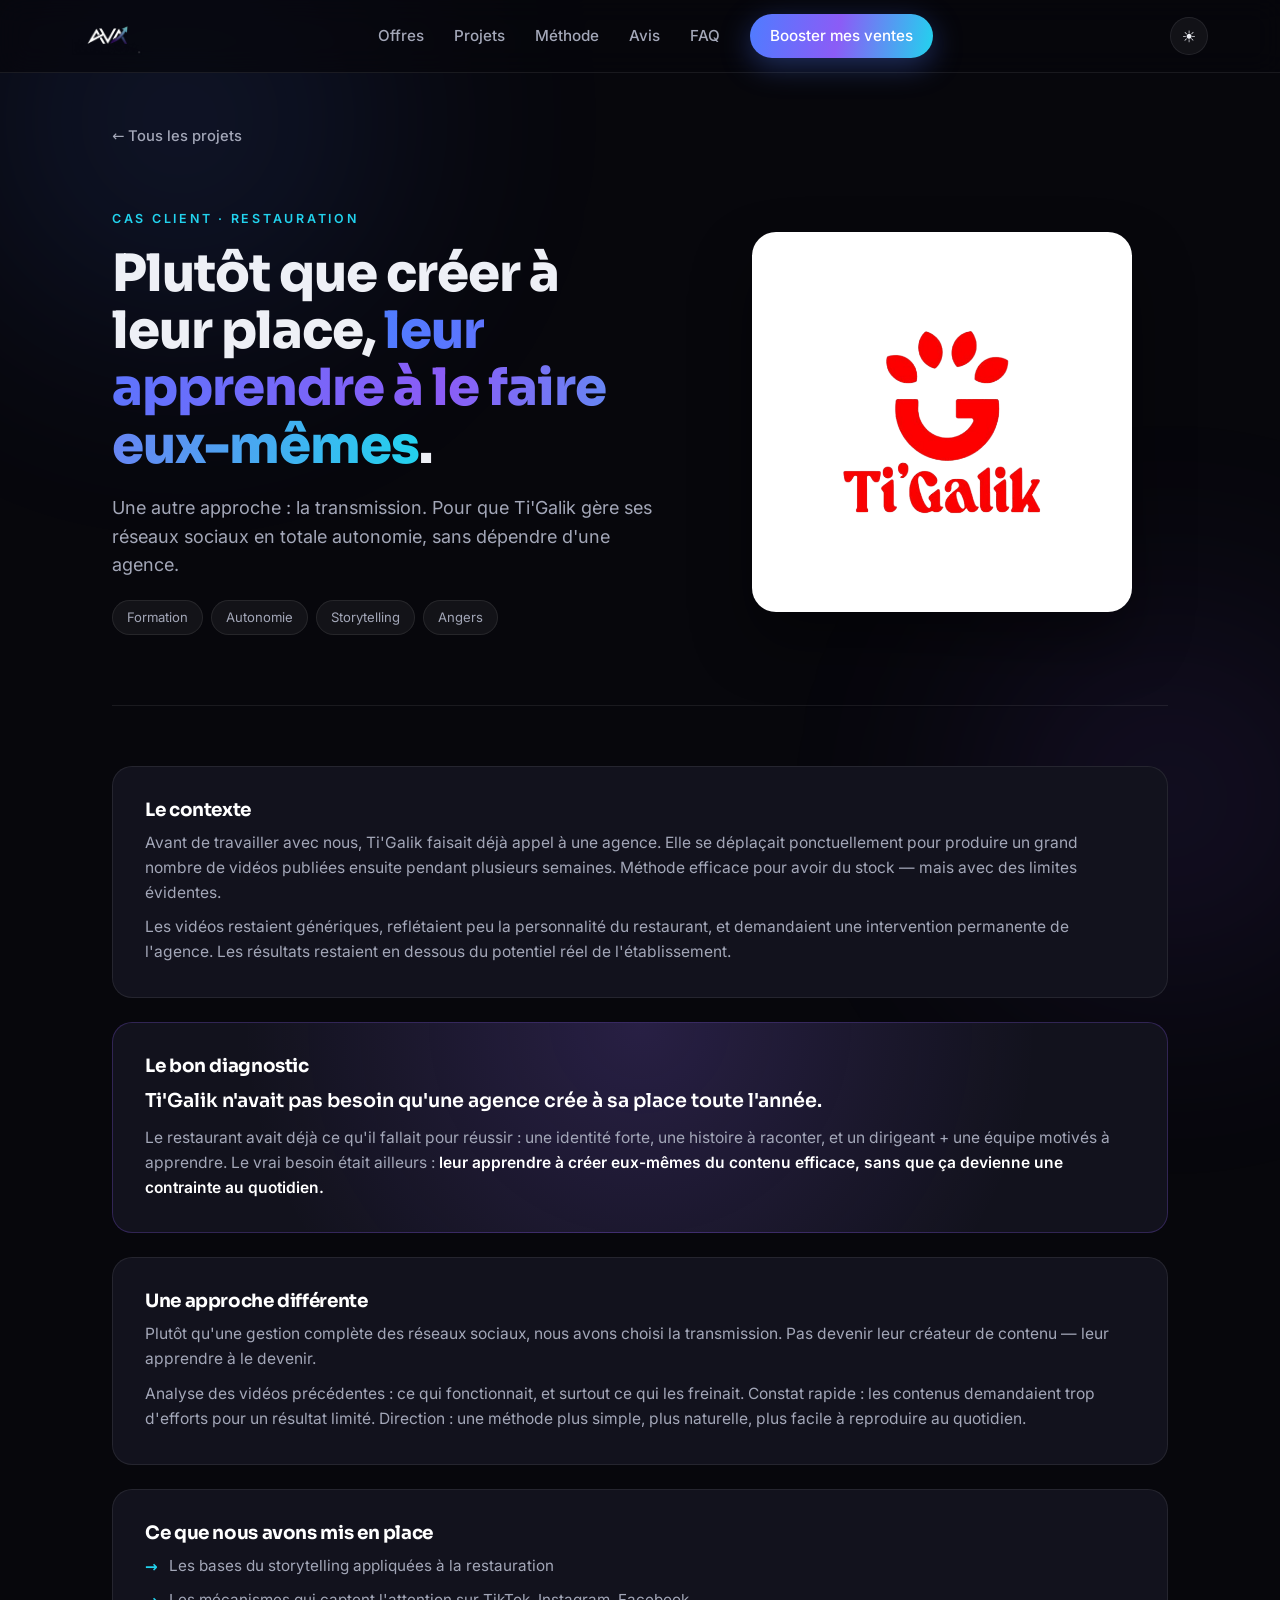
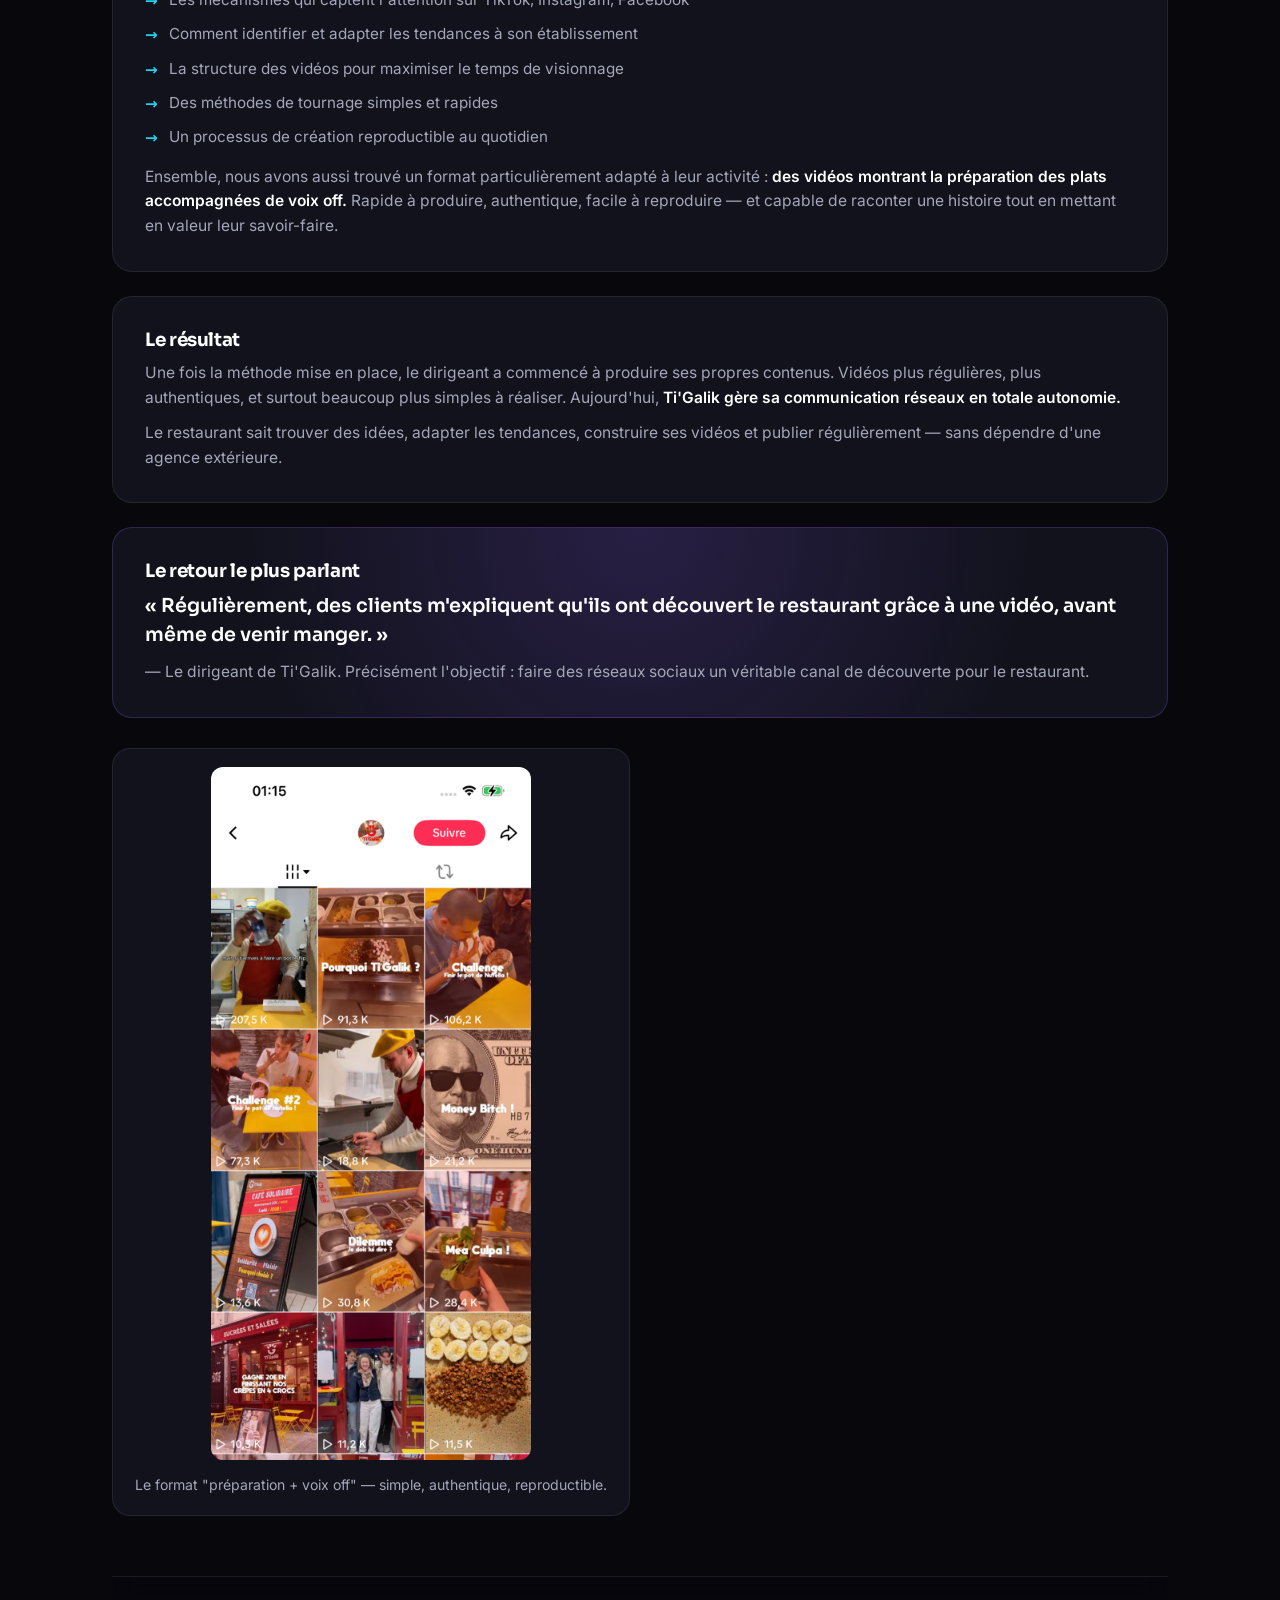
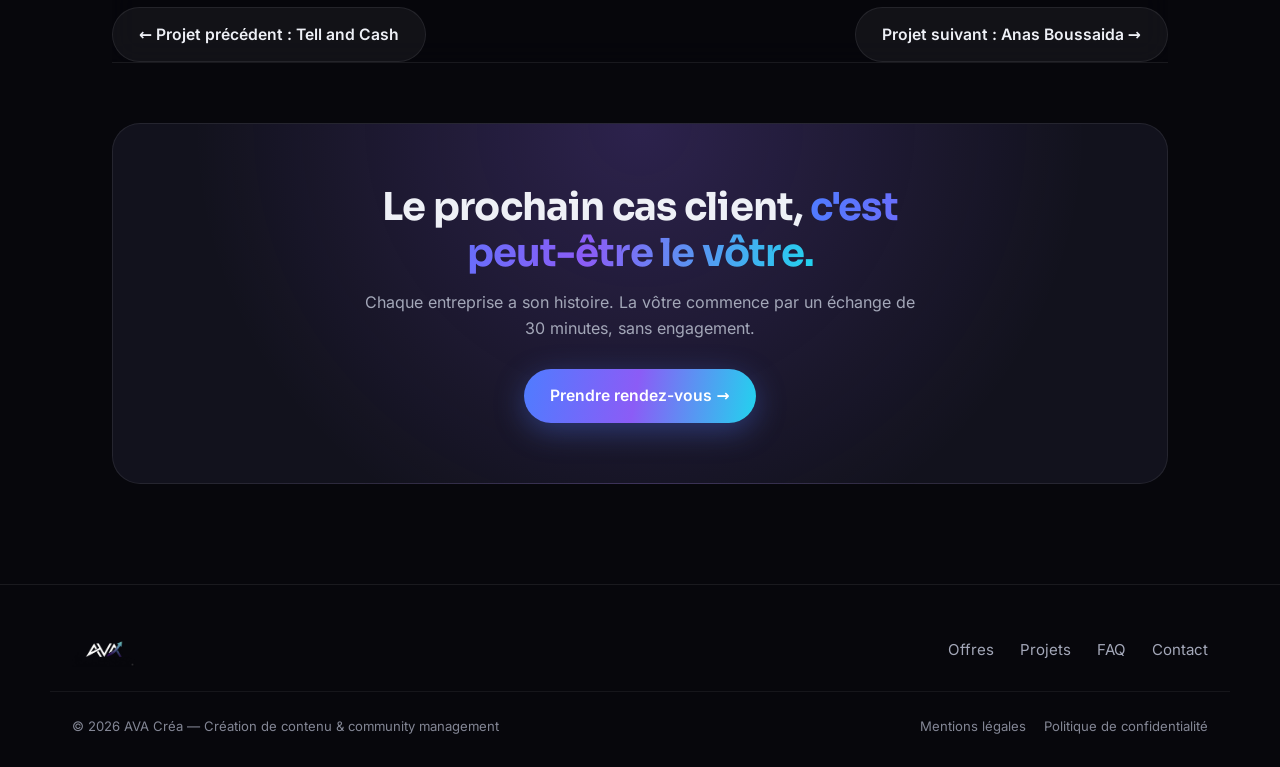
<file: projet-tigalik.html>
<!doctype html>
<html lang="fr">
<head>
<meta charset="utf-8" />
<meta name="viewport" content="width=device-width, initial-scale=1" />
<title>Ti'Galik : leur apprendre à gérer leurs réseaux sociaux en autonomie — AVA Créa</title>
<meta name="description" content="Plutôt que de créer du contenu à leur place, nous avons formé Ti'Galik à gérer leurs réseaux sociaux en autonomie. Une autre approche, le même résultat : des clients qui découvrent le restaurant grâce aux vidéos." />
<link rel="canonical" href="https://agenceava.fr/projet-tigalik.html" />
<link rel="icon" type="image/png" href="images/logo-ava-noir.png" />

<meta property="og:type" content="article" />
<meta property="og:locale" content="fr_FR" />
<meta property="og:site_name" content="AVA Créa" />
<meta property="og:title" content="Ti'Galik : leur apprendre à gérer leurs réseaux en autonomie" />
<meta property="og:description" content="Plutôt qu'une gestion complète, la transmission : une méthode simple et durable pour que Ti'Galik gère ses réseaux seul." />
<meta property="og:url" content="https://agenceava.fr/projet-tigalik.html" />
<meta property="og:image" content="https://agenceava.fr/images/og-cover.jpg" />

<link rel="stylesheet" href="assets/polices/polices.css">
<link rel="stylesheet" href="projet.css">
<script src="theme.js"></script>
</head>
<body>
<div class="glow"></div>

<nav>
  <div class="wrap">
    <a href="index.html" class="logo" aria-label="AVA Créa - accueil"><img class="logo-dark" src="images/logo-ava-dark.png" alt="AVA Créa"><img class="logo-light" src="images/logo-ava-light.png" alt="AVA Créa"></a>
    <div class="nav-links">
      <a href="index.html#offres">Offres</a>
      <a href="projets.html">Projets</a>
      <a href="index.html#process">Méthode</a>
      <a href="index.html#avis">Avis</a>
      <a href="faq.html">FAQ</a>
      <a href="index.html#contact" class="btn btn-primary" style="padding:10px 20px">Booster mes ventes</a>
    </div>
    <button class="theme-toggle" data-theme-toggle aria-label="Changer de thème"><span data-theme-icon>☀️</span></button>
    <button class="menu-btn" aria-label="Menu">☰</button>
  </div>
</nav>

<main>
  <div class="wrap">

    <a href="projets.html" class="back-link">← Tous les projets</a>

    <header class="case-hero">
      <div class="meta">
        <span class="label">Cas client · Restauration</span>
        <h1>Plutôt que créer à leur place, <span class="grad-txt">leur apprendre à le faire eux-mêmes</span>.</h1>
        <p class="lede">Une autre approche : la transmission. Pour que Ti'Galik gère ses réseaux sociaux en totale autonomie, sans dépendre d'une agence.</p>
        <div class="tag-row">
          <span class="tag">Formation</span>
          <span class="tag">Autonomie</span>
          <span class="tag">Storytelling</span>
          <span class="tag">Angers</span>
        </div>
      </div>
      <div class="visual logo-bg"><img src="images/clients/client-tigalik.png" alt="Logo Ti'Galik" loading="eager"></div>
    </header>

    <div class="story">
      <div class="block reveal">
        <h3>Le contexte</h3>
        <p>Avant de travailler avec nous, Ti'Galik faisait déjà appel à une agence. Elle se déplaçait ponctuellement pour produire un grand nombre de vidéos publiées ensuite pendant plusieurs semaines. Méthode efficace pour avoir du stock — mais avec des limites évidentes.</p>
        <p>Les vidéos restaient génériques, reflétaient peu la personnalité du restaurant, et demandaient une intervention permanente de l'agence. Les résultats restaient en dessous du potentiel réel de l'établissement.</p>
      </div>

      <div class="block accent reveal">
        <h3>Le bon diagnostic</h3>
        <p class="quote">Ti'Galik n'avait pas besoin qu'une agence crée à sa place toute l'année.</p>
        <p>Le restaurant avait déjà ce qu'il fallait pour réussir : une identité forte, une histoire à raconter, et un dirigeant + une équipe motivés à apprendre. Le vrai besoin était ailleurs : <strong>leur apprendre à créer eux-mêmes du contenu efficace, sans que ça devienne une contrainte au quotidien.</strong></p>
      </div>

      <div class="block reveal">
        <h3>Une approche différente</h3>
        <p>Plutôt qu'une gestion complète des réseaux sociaux, nous avons choisi la transmission. Pas devenir leur créateur de contenu — leur apprendre à le devenir.</p>
        <p>Analyse des vidéos précédentes : ce qui fonctionnait, et surtout ce qui les freinait. Constat rapide : les contenus demandaient trop d'efforts pour un résultat limité. Direction : une méthode plus simple, plus naturelle, plus facile à reproduire au quotidien.</p>
      </div>

      <div class="block reveal">
        <h3>Ce que nous avons mis en place</h3>
        <ul>
          <li>Les bases du storytelling appliquées à la restauration</li>
          <li>Les mécanismes qui captent l'attention sur TikTok, Instagram, Facebook</li>
          <li>Comment identifier et adapter les tendances à son établissement</li>
          <li>La structure des vidéos pour maximiser le temps de visionnage</li>
          <li>Des méthodes de tournage simples et rapides</li>
          <li>Un processus de création reproductible au quotidien</li>
        </ul>
        <p style="margin-top:14px">Ensemble, nous avons aussi trouvé un format particulièrement adapté à leur activité : <strong>des vidéos montrant la préparation des plats accompagnées de voix off.</strong> Rapide à produire, authentique, facile à reproduire — et capable de raconter une histoire tout en mettant en valeur leur savoir-faire.</p>
      </div>

      <div class="block reveal">
        <h3>Le résultat</h3>
        <p>Une fois la méthode mise en place, le dirigeant a commencé à produire ses propres contenus. Vidéos plus régulières, plus authentiques, et surtout beaucoup plus simples à réaliser. Aujourd'hui, <strong>Ti'Galik gère sa communication réseaux en totale autonomie.</strong></p>
        <p>Le restaurant sait trouver des idées, adapter les tendances, construire ses vidéos et publier régulièrement — sans dépendre d'une agence extérieure.</p>
      </div>

      <div class="block accent reveal">
        <h3>Le retour le plus parlant</h3>
        <p class="quote">« Régulièrement, des clients m'expliquent qu'ils ont découvert le restaurant grâce à une vidéo, avant même de venir manger. »</p>
        <p>— Le dirigeant de Ti'Galik. Précisément l'objectif : faire des réseaux sociaux un véritable canal de découverte pour le restaurant.</p>
      </div>
    </div>

    <div class="gallery reveal">
      <div class="snap">
        <img src="images/projets/tigalik/tigalik-2.png" alt="Ti'Galik — vidéo de préparation des plats" loading="lazy">
        <div class="cap">Le format "préparation + voix off" — simple, authentique, reproductible.</div>
      </div>
    </div>

    <nav class="case-nav reveal">
      <a href="projet-tellandcash.html" class="btn btn-ghost">← Projet précédent : Tell and Cash</a>
      <a href="projet-anas.html" class="btn btn-ghost">Projet suivant : Anas Boussaida →</a>
    </nav>

    <section class="final reveal">
      <h2>Le prochain cas client, <span class="grad-txt">c'est peut-être le vôtre.</span></h2>
      <p>Chaque entreprise a son histoire. La vôtre commence par un échange de 30 minutes, sans engagement.</p>
      <a href="index.html#contact" class="btn btn-primary">Prendre rendez-vous →</a>
    </section>

  </div>
</main>

<footer>
  <div class="wrap grid">
    <a href="index.html" class="logo" aria-label="AVA Créa - accueil"><img class="logo-dark" src="images/logo-ava-dark.png" alt="AVA Créa"><img class="logo-light" src="images/logo-ava-light.png" alt="AVA Créa"></a>
    <div class="links">
      <a href="index.html#offres">Offres</a>
      <a href="projets.html">Projets</a>
      <a href="faq.html">FAQ</a>
      <a href="index.html#contact">Contact</a>
    </div>
  </div>
  <div class="wrap legal">
    <div>© 2026 AVA Créa — Création de contenu &amp; community management</div>
    <div class="links">
      <a href="mentions-legales.html">Mentions légales</a>
      <a href="politique-confidentialite.html">Politique de confidentialité</a>
    </div>
  </div>
</footer>

<script>
const io=new IntersectionObserver(es=>es.forEach(e=>{if(e.isIntersecting){e.target.classList.add('in');io.unobserve(e.target);}}),{threshold:.12});
document.querySelectorAll('.reveal').forEach(el=>io.observe(el));
</script>
</body>
</html>
</file>
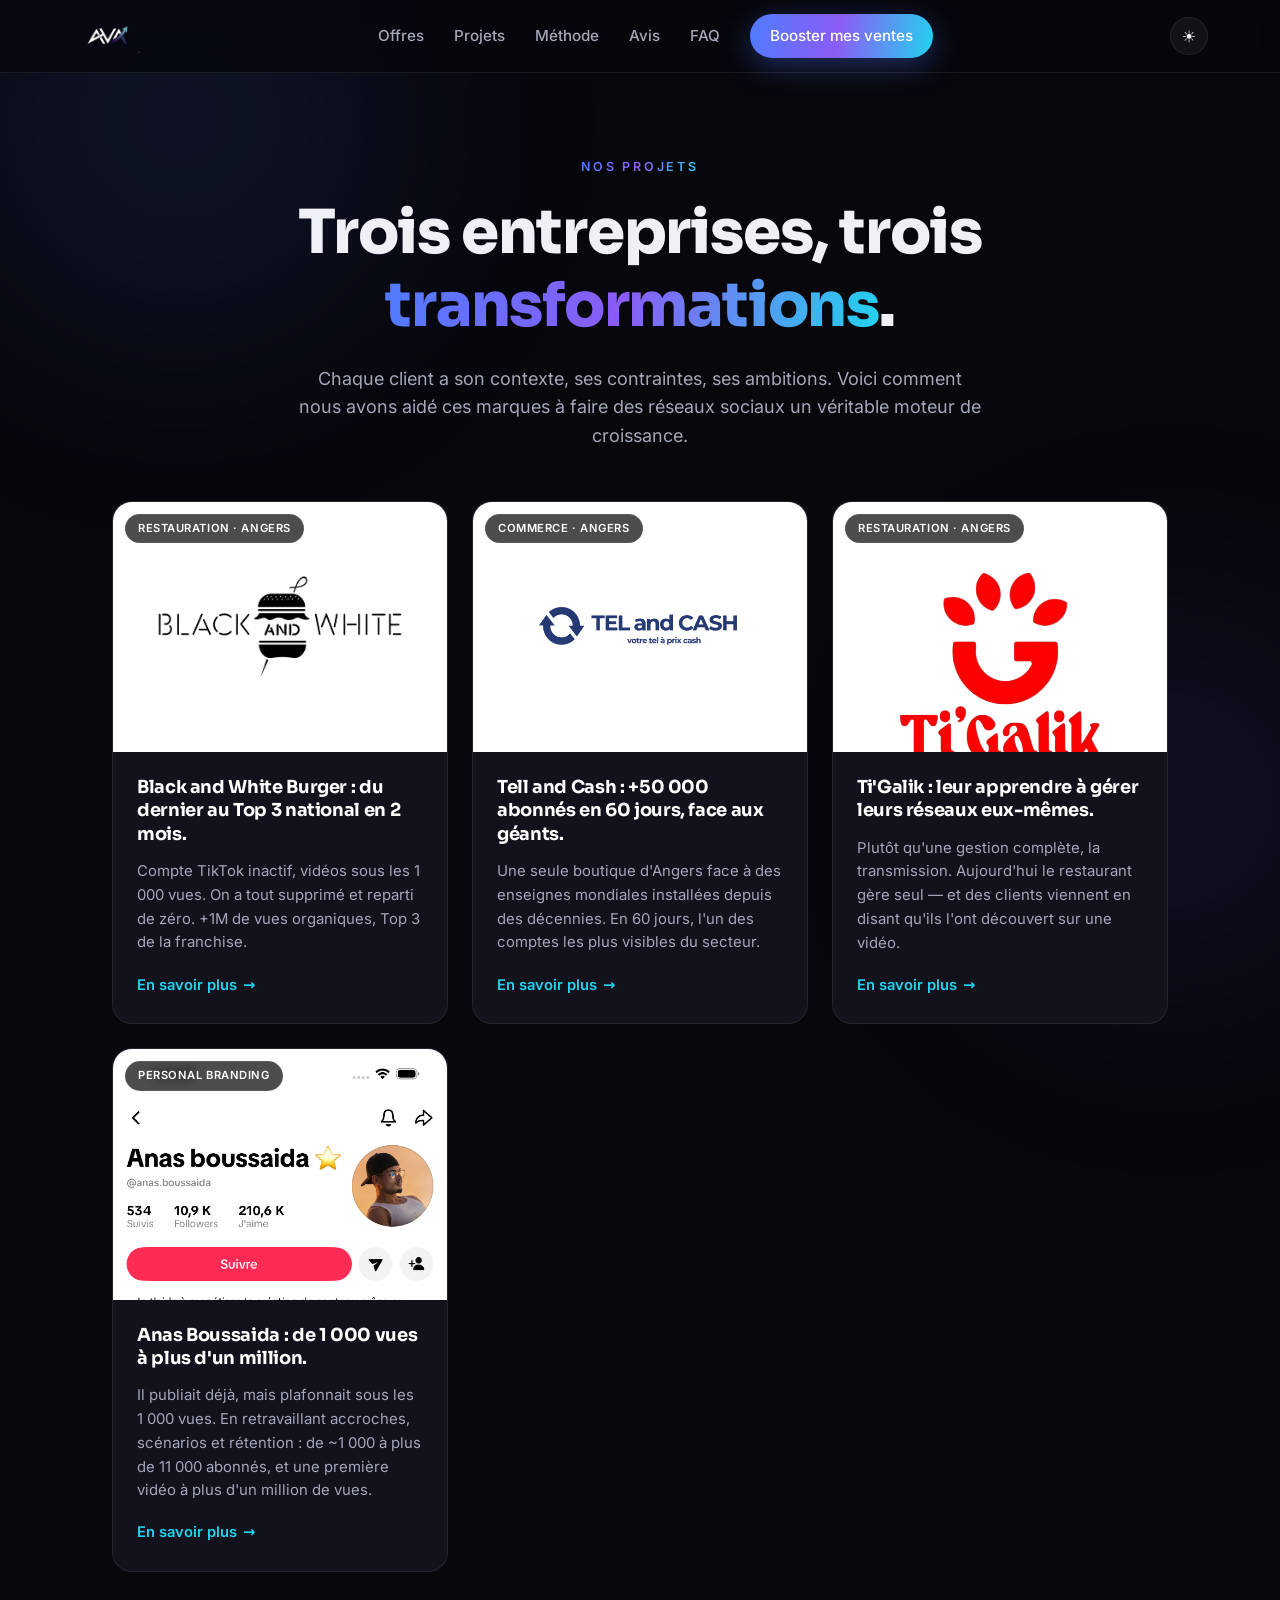
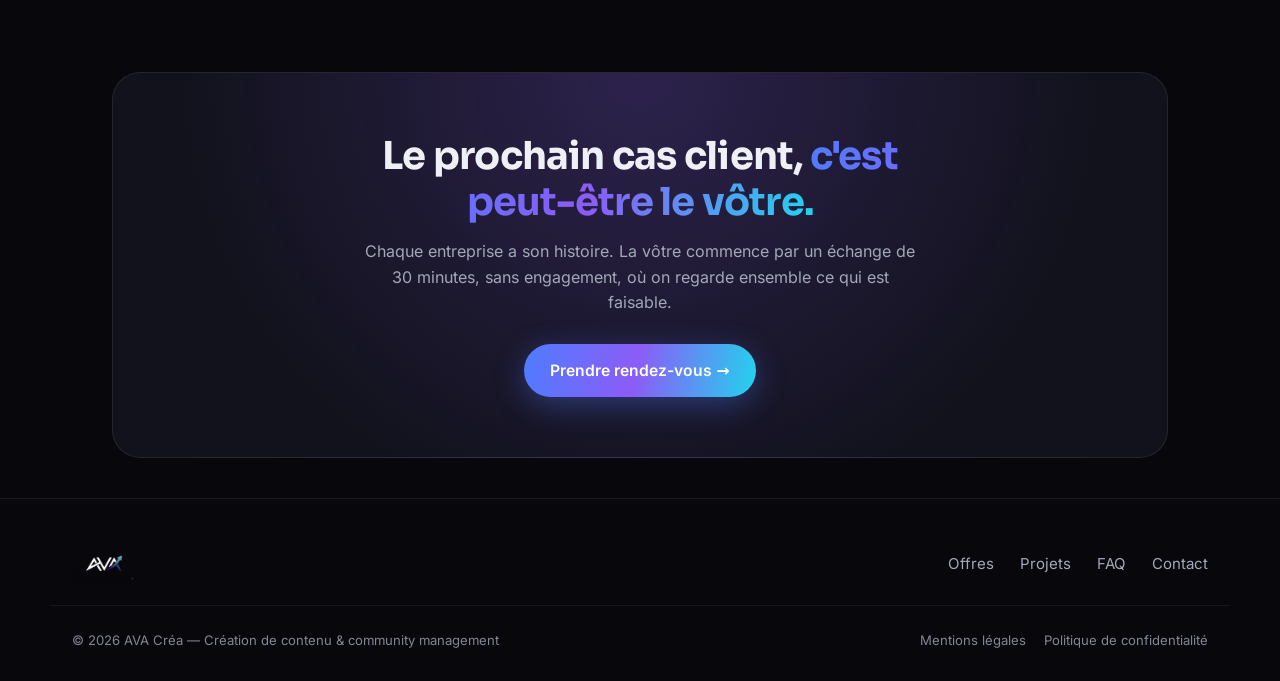
<file: projets.html>
<!doctype html>
<html lang="fr">
<head>
<meta charset="utf-8" />
<meta name="viewport" content="width=device-width, initial-scale=1" />
<title>Nos projets — AVA Créa</title>
<meta name="description" content="Les cas clients d'AVA Créa : Black and White Burger Angers, Tell and Cash, Ti'Galik. Comment des entreprises locales ont fait des réseaux sociaux un véritable levier de croissance." />
<link rel="canonical" href="https://agenceava.fr/projets.html" />
<link rel="icon" type="image/png" href="images/logo-ava-noir.png" />

<meta property="og:type" content="website" />
<meta property="og:locale" content="fr_FR" />
<meta property="og:site_name" content="AVA Créa" />
<meta property="og:title" content="Nos projets — AVA Créa" />
<meta property="og:description" content="Trois cas clients : des entreprises locales qui ont transformé leurs réseaux sociaux en moteur de croissance." />
<meta property="og:url" content="https://agenceava.fr/projets.html" />
<meta property="og:image" content="https://agenceava.fr/images/og-cover.jpg" />

<link rel="stylesheet" href="assets/polices/polices.css">
<link rel="stylesheet" href="projet.css">
<script src="theme.js"></script>
</head>
<body>
<div class="glow"></div>

<nav>
  <div class="wrap">
    <a href="index.html" class="logo" aria-label="AVA Créa - accueil"><img class="logo-dark" src="images/logo-ava-dark.png" alt="AVA Créa"><img class="logo-light" src="images/logo-ava-light.png" alt="AVA Créa"></a>
    <div class="nav-links">
      <a href="index.html#offres">Offres</a>
      <a href="projets.html">Projets</a>
      <a href="index.html#process">Méthode</a>
      <a href="index.html#avis">Avis</a>
      <a href="faq.html">FAQ</a>
      <a href="index.html#contact" class="btn btn-primary" style="padding:10px 20px">Booster mes ventes</a>
    </div>
    <button class="theme-toggle" data-theme-toggle aria-label="Changer de thème"><span data-theme-icon>☀️</span></button>
    <button class="menu-btn" aria-label="Menu">☰</button>
  </div>
</nav>

<header class="vitrine-hero">
  <div class="wrap">
    <span class="eyebrow grad-txt">Nos projets</span>
    <h1>Trois entreprises, trois <span class="grad-txt">transformations</span>.</h1>
    <p>Chaque client a son contexte, ses contraintes, ses ambitions. Voici comment nous avons aidé ces marques à faire des réseaux sociaux un véritable moteur de croissance.</p>
  </div>
</header>

<main class="wrap">
  <section class="vitrine">

    <a href="projet-bwburger.html" class="proj-card reveal">
      <div class="img logo-bg">
        <span class="label">Restauration · Angers</span>
        <img src="images/clients/client-bwburger.png" alt="Logo Black and White Burger" loading="lazy">
      </div>
      <div class="body">
        <h3>Black and White Burger : du dernier au Top 3 national en 2 mois.</h3>
        <p class="resume">Compte TikTok inactif, vidéos sous les 1 000 vues. On a tout supprimé et reparti de zéro. +1M de vues organiques, Top 3 de la franchise.</p>
        <span class="cta">En savoir plus</span>
      </div>
    </a>

    <a href="projet-tellandcash.html" class="proj-card reveal">
      <div class="img logo-bg">
        <span class="label">Commerce · Angers</span>
        <img src="images/clients/client-tellandcash.png" alt="Logo Tell and Cash" loading="lazy">
      </div>
      <div class="body">
        <h3>Tell and Cash : +50 000 abonnés en 60 jours, face aux géants.</h3>
        <p class="resume">Une seule boutique d'Angers face à des enseignes mondiales installées depuis des décennies. En 60 jours, l'un des comptes les plus visibles du secteur.</p>
        <span class="cta">En savoir plus</span>
      </div>
    </a>

    <a href="projet-tigalik.html" class="proj-card reveal">
      <div class="img logo-bg">
        <span class="label">Restauration · Angers</span>
        <img src="images/clients/client-tigalik.png" alt="Logo Ti'Galik" loading="lazy">
      </div>
      <div class="body">
        <h3>Ti'Galik : leur apprendre à gérer leurs réseaux eux-mêmes.</h3>
        <p class="resume">Plutôt qu'une gestion complète, la transmission. Aujourd'hui le restaurant gère seul — et des clients viennent en disant qu'ils l'ont découvert sur une vidéo.</p>
        <span class="cta">En savoir plus</span>
      </div>
    </a>

    <a href="projet-anas.html" class="proj-card reveal">
      <div class="img">
        <span class="label">Personal branding</span>
        <img src="images/projets/anas/apres.png" alt="Anas Boussaida — profil TikTok" loading="lazy" style="object-fit:cover;object-position:top">
      </div>
      <div class="body">
        <h3>Anas Boussaida : de 1 000 vues à plus d'un million.</h3>
        <p class="resume">Il publiait déjà, mais plafonnait sous les 1 000 vues. En retravaillant accroches, scénarios et rétention : de ~1 000 à plus de 11 000 abonnés, et une première vidéo à plus d'un million de vues.</p>
        <span class="cta">En savoir plus</span>
      </div>
    </a>

  </section>

  <section class="final reveal">
    <h2>Le prochain cas client, <span class="grad-txt">c'est peut-être le vôtre.</span></h2>
    <p>Chaque entreprise a son histoire. La vôtre commence par un échange de 30 minutes, sans engagement, où on regarde ensemble ce qui est faisable.</p>
    <a href="index.html#contact" class="btn btn-primary">Prendre rendez-vous →</a>
  </section>
</main>

<footer>
  <div class="wrap grid">
    <a href="index.html" class="logo" aria-label="AVA Créa - accueil"><img class="logo-dark" src="images/logo-ava-dark.png" alt="AVA Créa"><img class="logo-light" src="images/logo-ava-light.png" alt="AVA Créa"></a>
    <div class="links">
      <a href="index.html#offres">Offres</a>
      <a href="projets.html">Projets</a>
      <a href="faq.html">FAQ</a>
      <a href="index.html#contact">Contact</a>
    </div>
  </div>
  <div class="wrap legal">
    <div>© 2026 AVA Créa — Création de contenu &amp; community management</div>
    <div class="links">
      <a href="mentions-legales.html">Mentions légales</a>
      <a href="politique-confidentialite.html">Politique de confidentialité</a>
    </div>
  </div>
</footer>

<script>
const io=new IntersectionObserver(es=>es.forEach(e=>{if(e.isIntersecting){e.target.classList.add('in');io.unobserve(e.target);}}),{threshold:.12});
document.querySelectorAll('.reveal').forEach(el=>io.observe(el));
</script>
</body>
</html>
</file>
<file: assets/polices/polices.css>
/* Polices hébergées localement (RGPD) — source : Fontsource @5.3.0,
   sous-ensembles latin + latin-ext. Remplace le service Google Fonts. */

/* sora-latin-ext-600-normal */
@font-face {
  font-family: 'Sora';
  font-style: normal;
  font-weight: 600;
  font-display: swap;
  src: url('sora-latin-ext-600-normal.woff2') format('woff2');
  unicode-range: U+0100-02BA,U+02BD-02C5,U+02C7-02CC,U+02CE-02D7,U+02DD-02FF,U+0304,U+0308,U+0329,U+1D00-1DBF,U+1E00-1E9F,U+1EF2-1EFF,U+2020,U+20A0-20AB,U+20AD-20C0,U+2113,U+2C60-2C7F,U+A720-A7FF;
}

/* sora-latin-600-normal */
@font-face {
  font-family: 'Sora';
  font-style: normal;
  font-weight: 600;
  font-display: swap;
  src: url('sora-latin-600-normal.woff2') format('woff2');
  unicode-range: U+0000-00FF,U+0131,U+0152-0153,U+02BB-02BC,U+02C6,U+02DA,U+02DC,U+0304,U+0308,U+0329,U+2000-206F,U+20AC,U+2122,U+2191,U+2193,U+2212,U+2215,U+FEFF,U+FFFD;
}

/* sora-latin-ext-700-normal */
@font-face {
  font-family: 'Sora';
  font-style: normal;
  font-weight: 700;
  font-display: swap;
  src: url('sora-latin-ext-700-normal.woff2') format('woff2');
  unicode-range: U+0100-02BA,U+02BD-02C5,U+02C7-02CC,U+02CE-02D7,U+02DD-02FF,U+0304,U+0308,U+0329,U+1D00-1DBF,U+1E00-1E9F,U+1EF2-1EFF,U+2020,U+20A0-20AB,U+20AD-20C0,U+2113,U+2C60-2C7F,U+A720-A7FF;
}

/* sora-latin-700-normal */
@font-face {
  font-family: 'Sora';
  font-style: normal;
  font-weight: 700;
  font-display: swap;
  src: url('sora-latin-700-normal.woff2') format('woff2');
  unicode-range: U+0000-00FF,U+0131,U+0152-0153,U+02BB-02BC,U+02C6,U+02DA,U+02DC,U+0304,U+0308,U+0329,U+2000-206F,U+20AC,U+2122,U+2191,U+2193,U+2212,U+2215,U+FEFF,U+FFFD;
}

/* sora-latin-ext-800-normal */
@font-face {
  font-family: 'Sora';
  font-style: normal;
  font-weight: 800;
  font-display: swap;
  src: url('sora-latin-ext-800-normal.woff2') format('woff2');
  unicode-range: U+0100-02BA,U+02BD-02C5,U+02C7-02CC,U+02CE-02D7,U+02DD-02FF,U+0304,U+0308,U+0329,U+1D00-1DBF,U+1E00-1E9F,U+1EF2-1EFF,U+2020,U+20A0-20AB,U+20AD-20C0,U+2113,U+2C60-2C7F,U+A720-A7FF;
}

/* sora-latin-800-normal */
@font-face {
  font-family: 'Sora';
  font-style: normal;
  font-weight: 800;
  font-display: swap;
  src: url('sora-latin-800-normal.woff2') format('woff2');
  unicode-range: U+0000-00FF,U+0131,U+0152-0153,U+02BB-02BC,U+02C6,U+02DA,U+02DC,U+0304,U+0308,U+0329,U+2000-206F,U+20AC,U+2122,U+2191,U+2193,U+2212,U+2215,U+FEFF,U+FFFD;
}

/* inter-latin-ext-400-normal */
@font-face {
  font-family: 'Inter';
  font-style: normal;
  font-weight: 400;
  font-display: swap;
  src: url('inter-latin-ext-400-normal.woff2') format('woff2');
  unicode-range: U+0100-02BA,U+02BD-02C5,U+02C7-02CC,U+02CE-02D7,U+02DD-02FF,U+0304,U+0308,U+0329,U+1D00-1DBF,U+1E00-1E9F,U+1EF2-1EFF,U+2020,U+20A0-20AB,U+20AD-20C0,U+2113,U+2C60-2C7F,U+A720-A7FF;
}

/* inter-latin-400-normal */
@font-face {
  font-family: 'Inter';
  font-style: normal;
  font-weight: 400;
  font-display: swap;
  src: url('inter-latin-400-normal.woff2') format('woff2');
  unicode-range: U+0000-00FF,U+0131,U+0152-0153,U+02BB-02BC,U+02C6,U+02DA,U+02DC,U+0304,U+0308,U+0329,U+2000-206F,U+20AC,U+2122,U+2191,U+2193,U+2212,U+2215,U+FEFF,U+FFFD;
}

/* inter-latin-ext-500-normal */
@font-face {
  font-family: 'Inter';
  font-style: normal;
  font-weight: 500;
  font-display: swap;
  src: url('inter-latin-ext-500-normal.woff2') format('woff2');
  unicode-range: U+0100-02BA,U+02BD-02C5,U+02C7-02CC,U+02CE-02D7,U+02DD-02FF,U+0304,U+0308,U+0329,U+1D00-1DBF,U+1E00-1E9F,U+1EF2-1EFF,U+2020,U+20A0-20AB,U+20AD-20C0,U+2113,U+2C60-2C7F,U+A720-A7FF;
}

/* inter-latin-500-normal */
@font-face {
  font-family: 'Inter';
  font-style: normal;
  font-weight: 500;
  font-display: swap;
  src: url('inter-latin-500-normal.woff2') format('woff2');
  unicode-range: U+0000-00FF,U+0131,U+0152-0153,U+02BB-02BC,U+02C6,U+02DA,U+02DC,U+0304,U+0308,U+0329,U+2000-206F,U+20AC,U+2122,U+2191,U+2193,U+2212,U+2215,U+FEFF,U+FFFD;
}

/* inter-latin-ext-600-normal */
@font-face {
  font-family: 'Inter';
  font-style: normal;
  font-weight: 600;
  font-display: swap;
  src: url('inter-latin-ext-600-normal.woff2') format('woff2');
  unicode-range: U+0100-02BA,U+02BD-02C5,U+02C7-02CC,U+02CE-02D7,U+02DD-02FF,U+0304,U+0308,U+0329,U+1D00-1DBF,U+1E00-1E9F,U+1EF2-1EFF,U+2020,U+20A0-20AB,U+20AD-20C0,U+2113,U+2C60-2C7F,U+A720-A7FF;
}

/* inter-latin-600-normal */
@font-face {
  font-family: 'Inter';
  font-style: normal;
  font-weight: 600;
  font-display: swap;
  src: url('inter-latin-600-normal.woff2') format('woff2');
  unicode-range: U+0000-00FF,U+0131,U+0152-0153,U+02BB-02BC,U+02C6,U+02DA,U+02DC,U+0304,U+0308,U+0329,U+2000-206F,U+20AC,U+2122,U+2191,U+2193,U+2212,U+2215,U+FEFF,U+FFFD;
}

/* inter-latin-ext-700-normal */
@font-face {
  font-family: 'Inter';
  font-style: normal;
  font-weight: 700;
  font-display: swap;
  src: url('inter-latin-ext-700-normal.woff2') format('woff2');
  unicode-range: U+0100-02BA,U+02BD-02C5,U+02C7-02CC,U+02CE-02D7,U+02DD-02FF,U+0304,U+0308,U+0329,U+1D00-1DBF,U+1E00-1E9F,U+1EF2-1EFF,U+2020,U+20A0-20AB,U+20AD-20C0,U+2113,U+2C60-2C7F,U+A720-A7FF;
}

/* inter-latin-700-normal */
@font-face {
  font-family: 'Inter';
  font-style: normal;
  font-weight: 700;
  font-display: swap;
  src: url('inter-latin-700-normal.woff2') format('woff2');
  unicode-range: U+0000-00FF,U+0131,U+0152-0153,U+02BB-02BC,U+02C6,U+02DA,U+02DC,U+0304,U+0308,U+0329,U+2000-206F,U+20AC,U+2122,U+2191,U+2193,U+2212,U+2215,U+FEFF,U+FFFD;
}
</file>
<file: assets/polices/polices-legales.css>
/* Variante pour mentions-legales.html et politique-confidentialite.html : reprend exactement
   le jeu que ces pages demandaient à Google (Inter 300–600, Sora 400/600/700/800), restreint aux
   graisses affichées. Sans Inter 700 : le gras y reste rendu en Inter 600, comme avant. */

/* sora-latin-ext-700-normal */
@font-face {
  font-family: 'Sora';
  font-style: normal;
  font-weight: 700;
  font-display: swap;
  src: url('sora-latin-ext-700-normal.woff2') format('woff2');
  unicode-range: U+0100-02BA,U+02BD-02C5,U+02C7-02CC,U+02CE-02D7,U+02DD-02FF,U+0304,U+0308,U+0329,U+1D00-1DBF,U+1E00-1E9F,U+1EF2-1EFF,U+2020,U+20A0-20AB,U+20AD-20C0,U+2113,U+2C60-2C7F,U+A720-A7FF;
}

/* sora-latin-700-normal */
@font-face {
  font-family: 'Sora';
  font-style: normal;
  font-weight: 700;
  font-display: swap;
  src: url('sora-latin-700-normal.woff2') format('woff2');
  unicode-range: U+0000-00FF,U+0131,U+0152-0153,U+02BB-02BC,U+02C6,U+02DA,U+02DC,U+0304,U+0308,U+0329,U+2000-206F,U+20AC,U+2122,U+2191,U+2193,U+2212,U+2215,U+FEFF,U+FFFD;
}

/* sora-latin-ext-800-normal */
@font-face {
  font-family: 'Sora';
  font-style: normal;
  font-weight: 800;
  font-display: swap;
  src: url('sora-latin-ext-800-normal.woff2') format('woff2');
  unicode-range: U+0100-02BA,U+02BD-02C5,U+02C7-02CC,U+02CE-02D7,U+02DD-02FF,U+0304,U+0308,U+0329,U+1D00-1DBF,U+1E00-1E9F,U+1EF2-1EFF,U+2020,U+20A0-20AB,U+20AD-20C0,U+2113,U+2C60-2C7F,U+A720-A7FF;
}

/* sora-latin-800-normal */
@font-face {
  font-family: 'Sora';
  font-style: normal;
  font-weight: 800;
  font-display: swap;
  src: url('sora-latin-800-normal.woff2') format('woff2');
  unicode-range: U+0000-00FF,U+0131,U+0152-0153,U+02BB-02BC,U+02C6,U+02DA,U+02DC,U+0304,U+0308,U+0329,U+2000-206F,U+20AC,U+2122,U+2191,U+2193,U+2212,U+2215,U+FEFF,U+FFFD;
}

/* inter-latin-ext-400-normal */
@font-face {
  font-family: 'Inter';
  font-style: normal;
  font-weight: 400;
  font-display: swap;
  src: url('inter-latin-ext-400-normal.woff2') format('woff2');
  unicode-range: U+0100-02BA,U+02BD-02C5,U+02C7-02CC,U+02CE-02D7,U+02DD-02FF,U+0304,U+0308,U+0329,U+1D00-1DBF,U+1E00-1E9F,U+1EF2-1EFF,U+2020,U+20A0-20AB,U+20AD-20C0,U+2113,U+2C60-2C7F,U+A720-A7FF;
}

/* inter-latin-400-normal */
@font-face {
  font-family: 'Inter';
  font-style: normal;
  font-weight: 400;
  font-display: swap;
  src: url('inter-latin-400-normal.woff2') format('woff2');
  unicode-range: U+0000-00FF,U+0131,U+0152-0153,U+02BB-02BC,U+02C6,U+02DA,U+02DC,U+0304,U+0308,U+0329,U+2000-206F,U+20AC,U+2122,U+2191,U+2193,U+2212,U+2215,U+FEFF,U+FFFD;
}

/* inter-latin-ext-500-normal */
@font-face {
  font-family: 'Inter';
  font-style: normal;
  font-weight: 500;
  font-display: swap;
  src: url('inter-latin-ext-500-normal.woff2') format('woff2');
  unicode-range: U+0100-02BA,U+02BD-02C5,U+02C7-02CC,U+02CE-02D7,U+02DD-02FF,U+0304,U+0308,U+0329,U+1D00-1DBF,U+1E00-1E9F,U+1EF2-1EFF,U+2020,U+20A0-20AB,U+20AD-20C0,U+2113,U+2C60-2C7F,U+A720-A7FF;
}

/* inter-latin-500-normal */
@font-face {
  font-family: 'Inter';
  font-style: normal;
  font-weight: 500;
  font-display: swap;
  src: url('inter-latin-500-normal.woff2') format('woff2');
  unicode-range: U+0000-00FF,U+0131,U+0152-0153,U+02BB-02BC,U+02C6,U+02DA,U+02DC,U+0304,U+0308,U+0329,U+2000-206F,U+20AC,U+2122,U+2191,U+2193,U+2212,U+2215,U+FEFF,U+FFFD;
}

/* inter-latin-ext-600-normal */
@font-face {
  font-family: 'Inter';
  font-style: normal;
  font-weight: 600;
  font-display: swap;
  src: url('inter-latin-ext-600-normal.woff2') format('woff2');
  unicode-range: U+0100-02BA,U+02BD-02C5,U+02C7-02CC,U+02CE-02D7,U+02DD-02FF,U+0304,U+0308,U+0329,U+1D00-1DBF,U+1E00-1E9F,U+1EF2-1EFF,U+2020,U+20A0-20AB,U+20AD-20C0,U+2113,U+2C60-2C7F,U+A720-A7FF;
}

/* inter-latin-600-normal */
@font-face {
  font-family: 'Inter';
  font-style: normal;
  font-weight: 600;
  font-display: swap;
  src: url('inter-latin-600-normal.woff2') format('woff2');
  unicode-range: U+0000-00FF,U+0131,U+0152-0153,U+02BB-02BC,U+02C6,U+02DA,U+02DC,U+0304,U+0308,U+0329,U+2000-206F,U+20AC,U+2122,U+2191,U+2193,U+2212,U+2215,U+FEFF,U+FFFD;
}
</file>
<file: projet.css>
:root{
  --bg:#07070c; --bg2:#0d0d16; --card:#12121d; --line:rgba(255,255,255,.08);
  --txt:#eef0f6; --muted:#a3a7b8; --ink:#fff;
  --b:#4f7cff; --v:#8b5cf6; --c:#22d3ee;
  --grad:linear-gradient(100deg,#4f7cff 0%,#8b5cf6 48%,#22d3ee 100%);
  --grad-soft:linear-gradient(100deg,rgba(79,124,255,.18),rgba(139,92,246,.14),rgba(34,211,238,.16));
  --nav-bg:rgba(7,7,12,.7);
  --ghost-bg:rgba(255,255,255,.05); --ghost-bg-hover:rgba(255,255,255,.1);
  --badge-bg:rgba(0,0,0,.7); --badge-color:#fff;
  --card-img-bg:linear-gradient(160deg,#171727,#0e0e18);
  --shadow:0 30px 60px rgba(0,0,0,.4);
  --dashed:rgba(255,255,255,.15);
  --glow-op:.4;
  --maxw:1100px;
}
:root[data-theme="light"]{
  --bg:#f5f5fa; --bg2:#ffffff; --card:#ffffff; --line:rgba(0,0,0,.08);
  --txt:#1a1a24; --muted:#5b5b6d; --ink:#0a0a14;
  --nav-bg:rgba(245,245,250,.85);
  --ghost-bg:rgba(0,0,0,.04); --ghost-bg-hover:rgba(0,0,0,.08);
  --badge-bg:rgba(255,255,255,.92); --badge-color:#1a1a24;
  --card-img-bg:linear-gradient(160deg,#e8e8ef,#f0f0f5);
  --shadow:0 20px 50px rgba(15,20,40,.08);
  --dashed:rgba(0,0,0,.15);
  --glow-op:.18;
}
*{box-sizing:border-box;margin:0;padding:0}
html{scroll-behavior:smooth}
body{background:var(--bg);color:var(--txt);font-family:Inter,system-ui,sans-serif;line-height:1.6;overflow-x:hidden;-webkit-font-smoothing:antialiased;transition:background .25s,color .25s}
h1,h2,h3,h4{font-family:Sora,sans-serif;line-height:1.2;letter-spacing:-.02em}
a{color:inherit;text-decoration:none}
.wrap{max-width:var(--maxw);margin:0 auto;padding:0 22px}
.grad-txt{background:var(--grad);-webkit-background-clip:text;background-clip:text;color:transparent}

.btn{display:inline-flex;align-items:center;gap:.5em;font-weight:600;font-size:.98rem;padding:14px 26px;border-radius:999px;cursor:pointer;border:0;transition:.25s transform,.25s box-shadow,.25s background}
.btn-primary{background:var(--grad);color:#fff;box-shadow:0 8px 30px rgba(79,124,255,.35)}
.btn-primary:hover{transform:translateY(-2px);box-shadow:0 12px 40px rgba(139,92,246,.5)}
.btn-ghost{background:var(--ghost-bg);color:var(--txt);border:1px solid var(--line)}
.btn-ghost:hover{background:var(--ghost-bg-hover)}
.eyebrow{font-family:Inter;font-weight:600;font-size:.78rem;letter-spacing:.22em;text-transform:uppercase}

.glow{position:fixed;inset:0;z-index:-1;pointer-events:none}
.glow:before,.glow:after{content:"";position:absolute;border-radius:50%;filter:blur(120px);opacity:var(--glow-op)}
.glow:before{width:600px;height:600px;background:radial-gradient(circle,rgba(79,124,255,.5),transparent 70%);top:-180px;left:-120px}
.glow:after{width:520px;height:520px;background:radial-gradient(circle,rgba(139,92,246,.45),transparent 70%);top:60vh;right:-150px}

/* NAV */
nav{position:sticky;top:0;z-index:50;backdrop-filter:blur(14px);background:var(--nav-bg);border-bottom:1px solid var(--line);transition:background .25s,border-color .25s}
nav .wrap{display:flex;align-items:center;justify-content:space-between;height:72px;max-width:1180px}
.logo{display:flex;align-items:center;gap:10px;font-family:Sora;font-weight:800;font-size:1.25rem}
.logo img{height:38px;width:auto}
.logo .logo-light{display:none}
[data-theme="light"] .logo .logo-dark{display:none}
[data-theme="light"] .logo .logo-light{display:block}
.nav-links{display:flex;align-items:center;gap:30px}
.nav-links a{font-size:.95rem;color:var(--muted);font-weight:500;transition:.2s}
.nav-links a:hover{color:var(--txt)}
.nav-links a.btn-primary,.nav-links a.btn-primary:hover{color:#fff}
.theme-toggle{background:var(--ghost-bg);border:1px solid var(--line);color:var(--txt);width:38px;height:38px;border-radius:50%;cursor:pointer;display:grid;place-items:center;font-size:1rem;transition:.2s background,.2s transform;font-family:inherit}
.theme-toggle:hover{background:var(--ghost-bg-hover);transform:scale(1.08)}
.menu-btn{display:none;background:none;border:0;color:var(--txt);font-size:1.6rem;cursor:pointer}
@media(max-width:880px){.nav-links{display:none}.menu-btn{display:block}.nav-links.open{display:flex;flex-direction:column;align-items:flex-start;gap:20px;position:absolute;top:100%;left:0;right:0;background:var(--nav-bg);backdrop-filter:blur(14px);-webkit-backdrop-filter:blur(14px);border-bottom:1px solid var(--line);padding:22px}}

/* main */
main{padding:50px 0 30px}
.back-link{display:inline-flex;align-items:center;gap:8px;color:var(--muted);font-size:.92rem;font-weight:500;margin-bottom:30px;transition:.2s}
.back-link:hover{color:var(--ink)}

/* CASE HERO (page projet) */
.case-hero{display:grid;grid-template-columns:1.2fr 1fr;gap:60px;align-items:center;padding:30px 0 70px;border-bottom:1px solid var(--line);margin-bottom:60px}
.case-hero .meta{display:flex;flex-direction:column;gap:16px}
.case-hero .label{color:var(--c);font-size:.78rem;letter-spacing:.22em;text-transform:uppercase;font-weight:600}
.case-hero h1{font-size:clamp(1.9rem,4vw,3.2rem);font-weight:800;line-height:1.12}
.case-hero .lede{color:var(--muted);font-size:clamp(1rem,1.4vw,1.15rem);margin-top:4px}
.case-hero .tag-row{display:flex;flex-wrap:wrap;gap:8px;margin-top:4px}
.tag{background:var(--ghost-bg);border:1px solid var(--line);border-radius:999px;padding:6px 14px;font-size:.82rem;color:var(--muted)}
.case-hero .visual{position:relative}
.case-hero .visual img{width:100%;border-radius:22px;border:1px solid var(--line);box-shadow:var(--shadow);max-width:380px;display:block;margin:0 auto}
.case-hero .visual.logo-bg{background:#fff;border-radius:24px;border:1px solid var(--line);box-shadow:var(--shadow);padding:50px 60px;display:grid;place-items:center;max-width:380px;aspect-ratio:1/1;margin:0 auto}
.case-hero .visual.logo-bg img{width:auto;height:auto;max-width:100%;max-height:100%;object-fit:contain;border:0;border-radius:0;box-shadow:none;max-width:100%}
@media(max-width:880px){.case-hero{grid-template-columns:1fr;gap:30px;padding:20px 0 50px}.case-hero .visual{max-width:320px;margin:0 auto}}

/* Story blocks */
.story{display:grid;grid-template-columns:repeat(12,1fr);gap:24px}
.story .block{grid-column:span 12;background:var(--card);border:1px solid var(--line);border-radius:20px;padding:32px;position:relative;overflow:hidden}
.story .block.half{grid-column:span 6}
.story .block.third{grid-column:span 4}
.story .block.two-thirds{grid-column:span 8}
.story .block h3{font-size:1.15rem;font-weight:700;margin-bottom:10px;color:var(--ink)}
.story .block p{color:var(--muted);font-size:.97rem}
.story .block p+p{margin-top:10px}
.story .block p strong{color:var(--ink);font-weight:600}
.story .block ul{list-style:none;display:grid;gap:9px;margin-top:10px}
.story .block li{display:flex;gap:11px;align-items:flex-start;color:var(--muted);font-size:.95rem}
.story .block li:before{content:"→";color:var(--c);font-weight:700;margin-top:1px}
.story .block.accent{background:radial-gradient(circle at 50% 0%,rgba(139,92,246,.18),transparent 70%),var(--card);border-color:rgba(139,92,246,.25)}
.story .block .kpi{font-family:Sora;font-size:clamp(2rem,4vw,3.2rem);font-weight:800;background:var(--grad);-webkit-background-clip:text;background-clip:text;color:transparent;line-height:1;margin-bottom:8px}
.story .block .kpi-label{color:var(--muted);font-size:.94rem;font-weight:500}
.story .block .quote{font-family:Sora,sans-serif;font-size:1.2rem;font-weight:600;color:var(--ink);line-height:1.5}
@media(max-width:880px){.story .block.half,.story .block.third,.story .block.two-thirds{grid-column:span 12}}

/* avant/après */
.avant-apres{display:grid;grid-template-columns:1fr 1fr;gap:24px;margin-top:30px}
.snap{position:relative;background:var(--card);border:1px solid var(--line);border-radius:18px;padding:18px;text-align:center}
.snap .badge{position:absolute;top:14px;left:14px;background:var(--badge-bg);color:var(--badge-color);backdrop-filter:blur(6px);border:1px solid var(--line);border-radius:999px;padding:6px 14px;font-size:.78rem;font-weight:600;letter-spacing:.05em;z-index:2}
.snap .badge.b-after{background:linear-gradient(100deg,rgba(79,124,255,.4),rgba(139,92,246,.4));border-color:rgba(139,92,246,.5);color:#fff}
.snap img{width:100%;max-width:280px;border-radius:12px;display:block;margin:0 auto}
.snap .cap{color:var(--muted);font-size:.88rem;margin-top:14px}
@media(max-width:680px){.avant-apres{grid-template-columns:1fr}}

/* gallery */
.gallery{display:grid;grid-template-columns:repeat(2,1fr);gap:20px;margin-top:30px}
.gallery .snap img{max-width:320px}
@media(max-width:680px){.gallery{grid-template-columns:1fr}}

/* case nav */
.case-nav{display:flex;justify-content:space-between;gap:14px;flex-wrap:wrap;margin-top:60px;padding-top:30px;border-top:1px solid var(--line)}

/* coming soon */
.coming{background:var(--card);border:1px dashed var(--dashed);border-radius:20px;padding:60px 24px;text-align:center;color:var(--muted);margin:30px 0}
.coming h3{font-size:1.4rem;color:var(--txt);margin-bottom:8px}

/* CTA final */
.final{position:relative;text-align:center;border:1px solid var(--line);border-radius:28px;padding:60px 24px;background:radial-gradient(circle at 50% 0%,rgba(139,92,246,.22),transparent 70%),var(--card);margin:60px 0 30px}
.final h2{font-size:clamp(1.6rem,3.4vw,2.4rem);max-width:22ch;margin:0 auto 14px}
.final p{color:var(--muted);max-width:56ch;margin:0 auto 28px}

/* FOOTER */
footer{border-top:1px solid var(--line);padding:48px 0 30px;color:var(--muted);margin-top:40px}
footer .wrap{max-width:1180px}
footer .grid{display:flex;justify-content:space-between;gap:30px;flex-wrap:wrap;align-items:center}
footer .logo img{height:34px}
footer .links{display:flex;gap:26px;flex-wrap:wrap;font-size:.94rem}
footer .legal{display:flex;justify-content:space-between;gap:20px;flex-wrap:wrap;margin-top:24px;padding-top:24px;border-top:1px solid var(--line);font-size:.82rem;opacity:.8}
footer .legal .links{gap:18px;font-size:.82rem}
footer a:hover{color:var(--ink)}

.reveal{opacity:0;transform:translateY(28px);transition:.7s cubic-bezier(.2,.7,.2,1)}
.reveal.in{opacity:1;transform:none}

/* PROJETS VITRINE (projets.html) */
.vitrine-hero{text-align:center;padding:80px 0 50px}
.vitrine-hero h1{font-size:clamp(2.2rem,5vw,3.8rem);font-weight:800;max-width:20ch;margin:18px auto 0}
.vitrine-hero p{color:var(--muted);font-size:clamp(1rem,1.4vw,1.15rem);max-width:62ch;margin:22px auto 0}
.vitrine{display:grid;grid-template-columns:repeat(3,1fr);gap:24px;padding-bottom:40px}
.proj-card{background:var(--card);border:1px solid var(--line);border-radius:20px;overflow:hidden;display:flex;flex-direction:column;transition:.25s transform,.25s border-color;position:relative}
.proj-card:hover{transform:translateY(-4px);border-color:rgba(139,92,246,.4)}
.proj-card .img{position:relative;aspect-ratio:4/3;overflow:hidden;background:var(--card-img-bg)}
.proj-card .img img{width:100%;height:100%;object-fit:cover;object-position:top center;display:block;transition:.4s transform}
.proj-card:hover .img img{transform:scale(1.04)}
.proj-card .img.logo-bg{background:#fff;display:grid;place-items:center;padding:32px 36px}
.proj-card .img.logo-bg img{width:auto;height:auto;max-width:100%;max-height:100%;object-fit:contain;transition:.4s transform}
.proj-card:hover .img.logo-bg img{transform:scale(1.05)}
.proj-card .img .label{position:absolute;top:12px;left:12px;background:var(--badge-bg);backdrop-filter:blur(6px);border:1px solid var(--line);border-radius:999px;padding:5px 12px;font-size:.7rem;color:var(--badge-color);font-weight:600;letter-spacing:.05em;text-transform:uppercase;z-index:2}
.proj-card .body{padding:24px 24px 26px;flex:1;display:flex;flex-direction:column;gap:14px}
.proj-card h3{font-size:1.12rem;font-weight:700;line-height:1.3;color:var(--ink)}
.proj-card .resume{color:var(--muted);font-size:.93rem;flex:1;line-height:1.6}
.proj-card .cta{display:inline-flex;align-items:center;gap:6px;font-weight:600;color:var(--c);font-size:.92rem;margin-top:4px}
.proj-card .cta:after{content:"→";transition:.2s transform}
.proj-card:hover .cta{color:var(--ink)}
.proj-card:hover .cta:after{transform:translateX(4px)}
.proj-card.coming-soon{border-style:dashed;border-color:var(--dashed)}
.proj-card.coming-soon .img{background:radial-gradient(circle at 50% 50%,rgba(79,124,255,.15),transparent 70%),var(--card-img-bg);display:grid;place-items:center}
.proj-card.coming-soon .img .badge-cs{font-family:Sora,sans-serif;font-weight:700;font-size:1.2rem;background:var(--grad);-webkit-background-clip:text;background-clip:text;color:transparent}
.proj-card.coming-soon h3{color:var(--muted)}
.proj-card.coming-soon .cta{color:var(--muted)}
.coming-row{margin-top:24px}
@media(max-width:980px){.vitrine{grid-template-columns:repeat(2,1fr)}}
@media(max-width:640px){.vitrine{grid-template-columns:1fr}}
</file>
